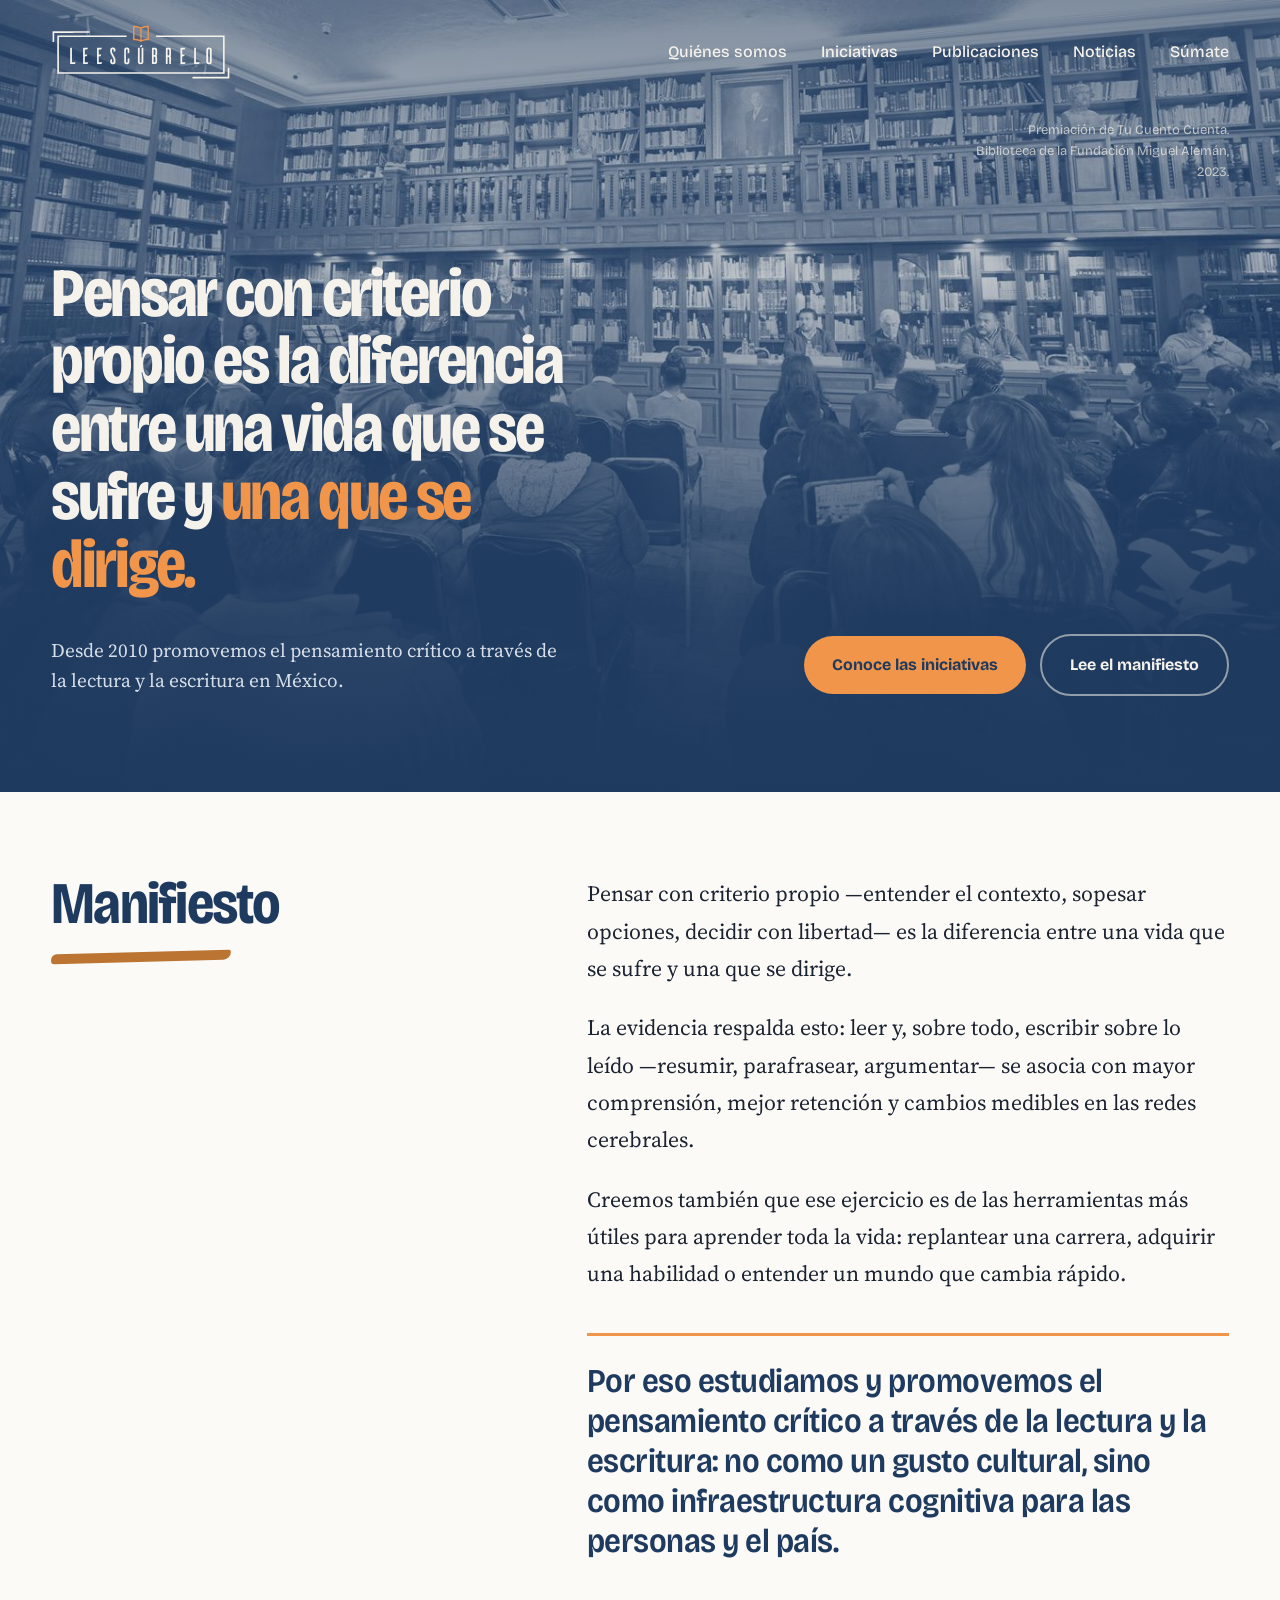
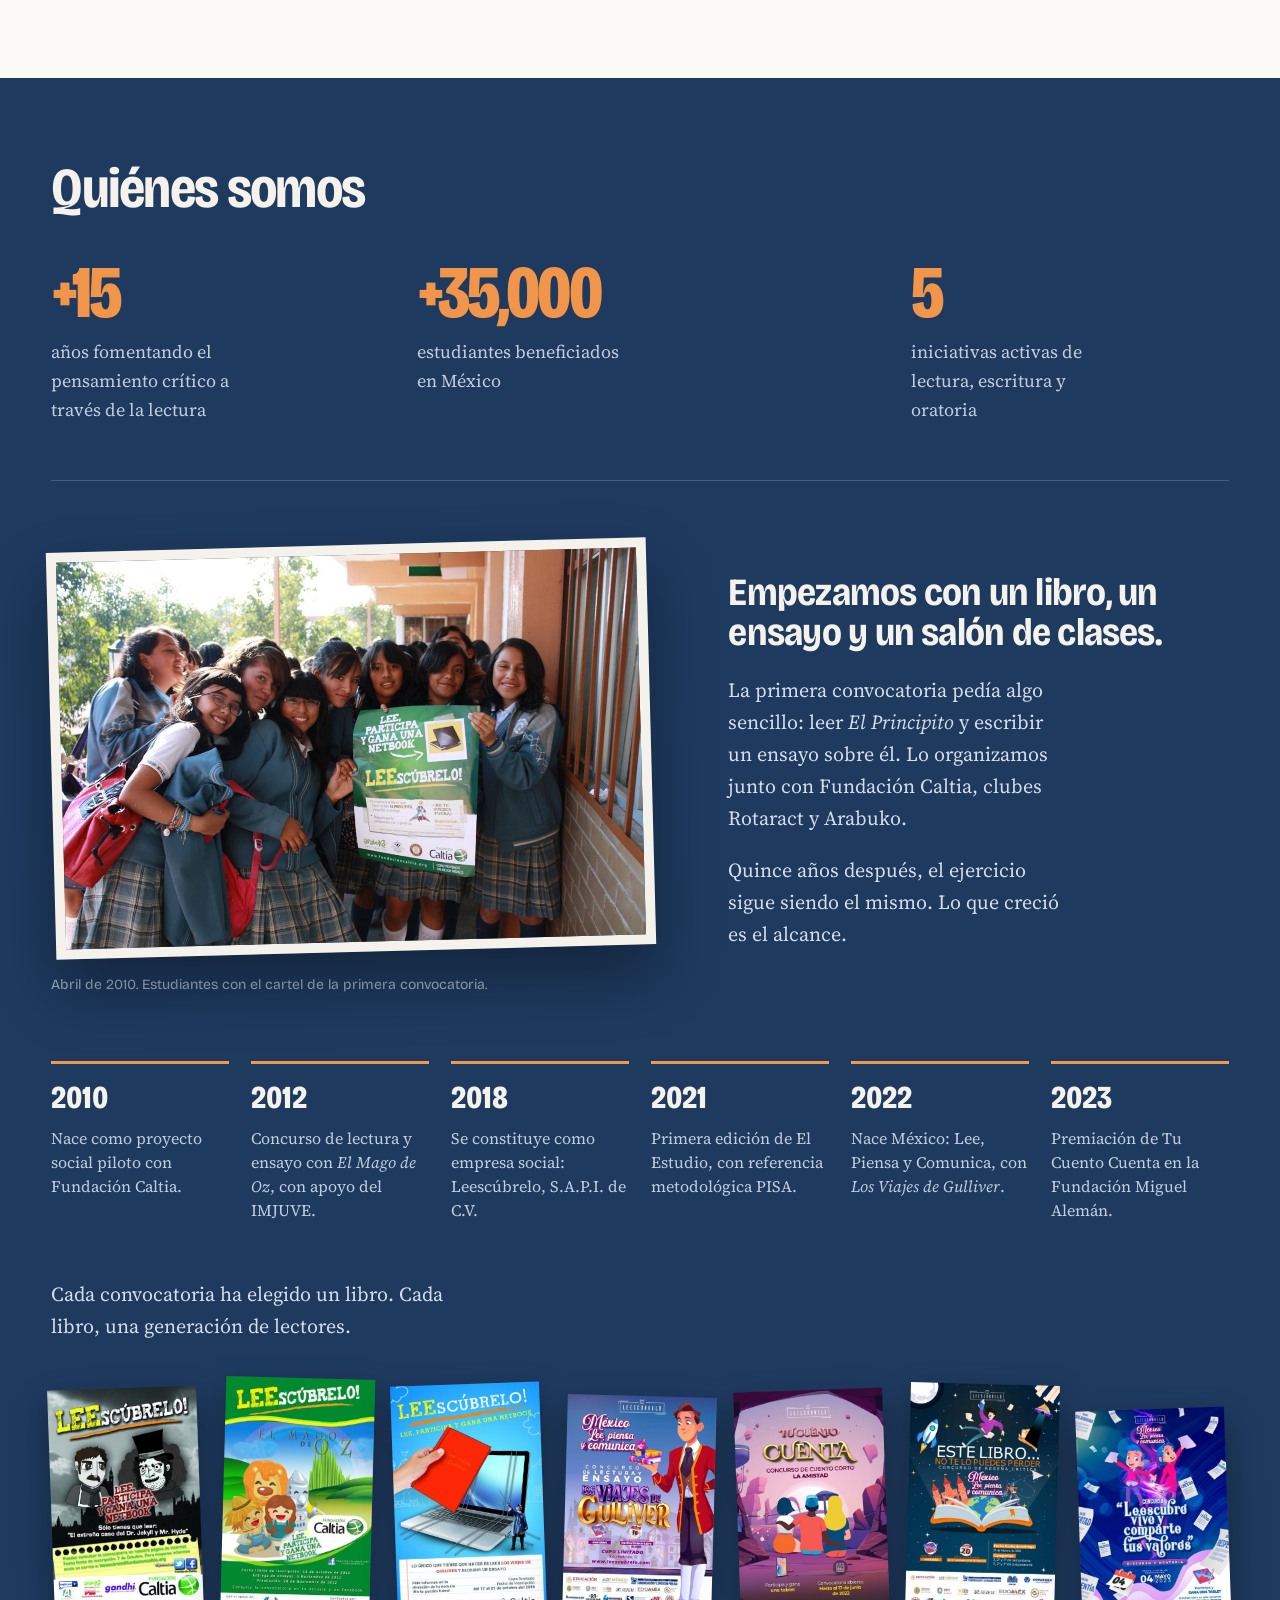
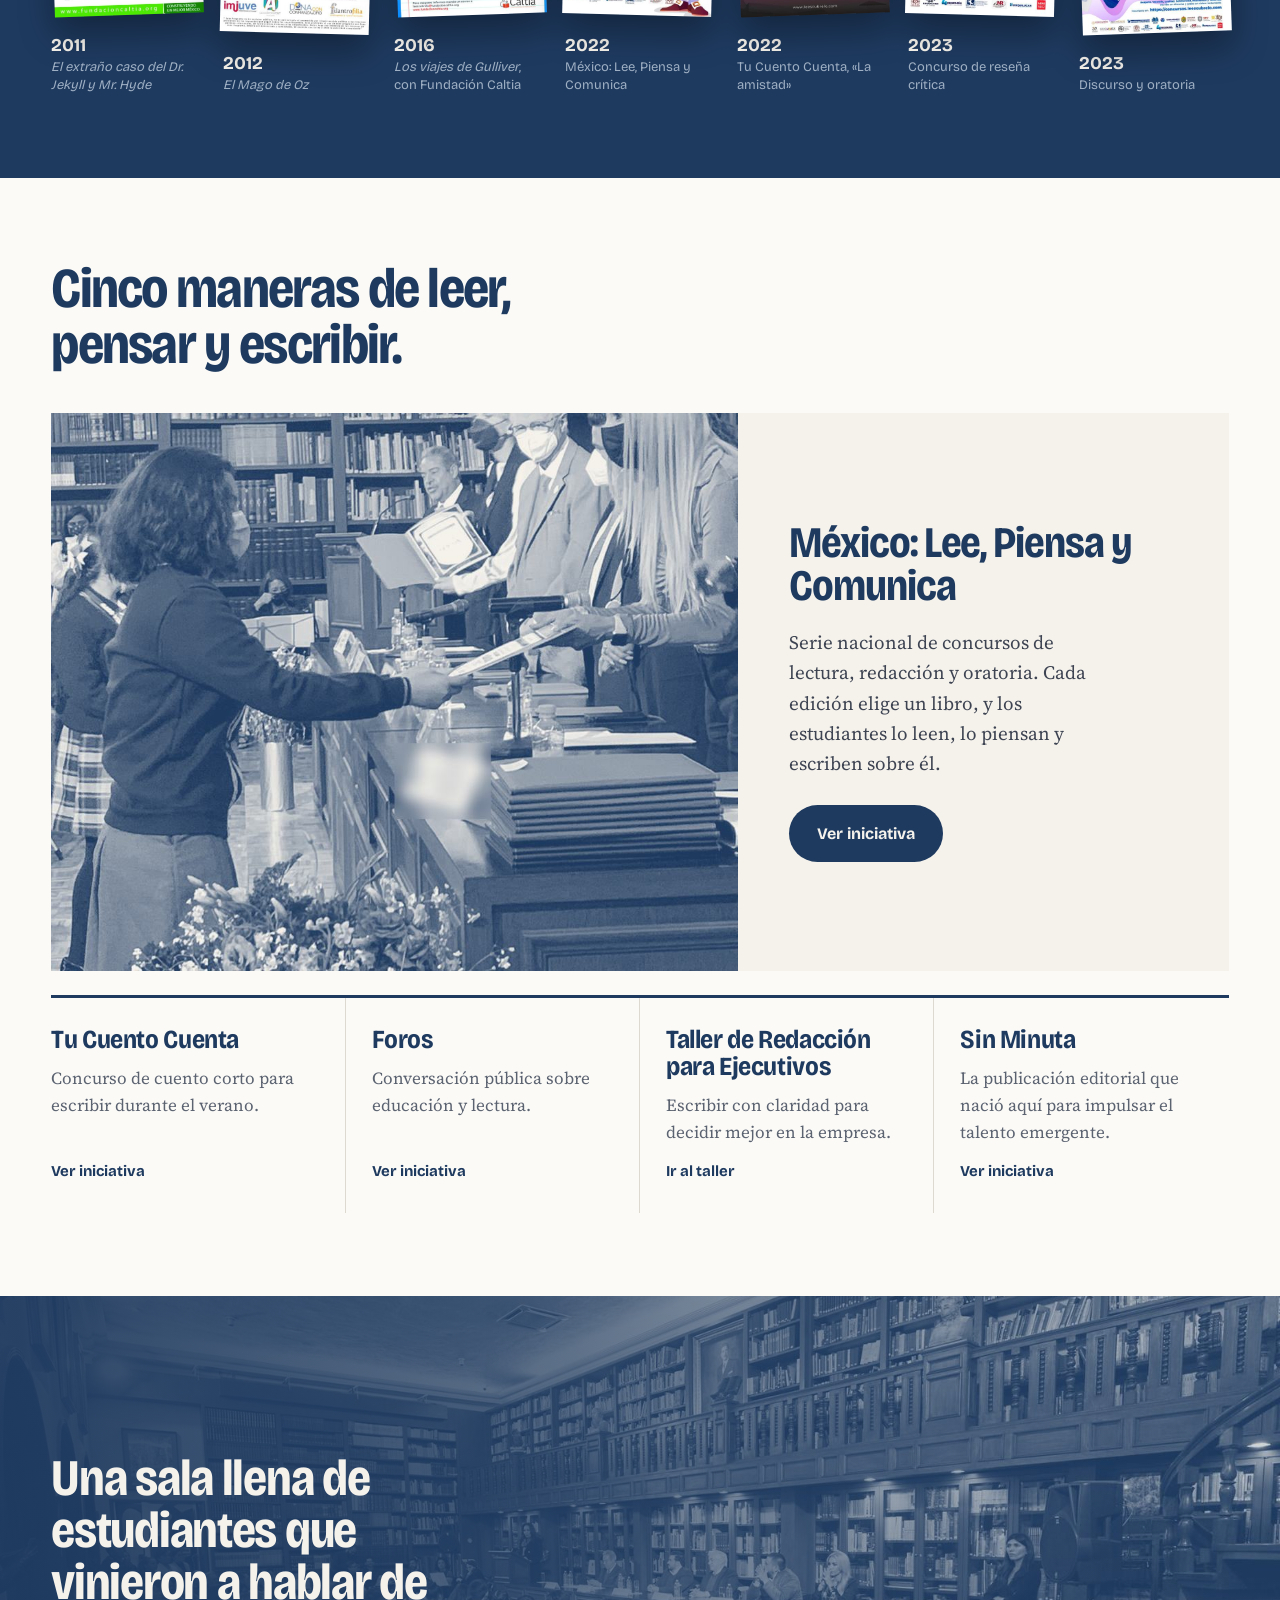
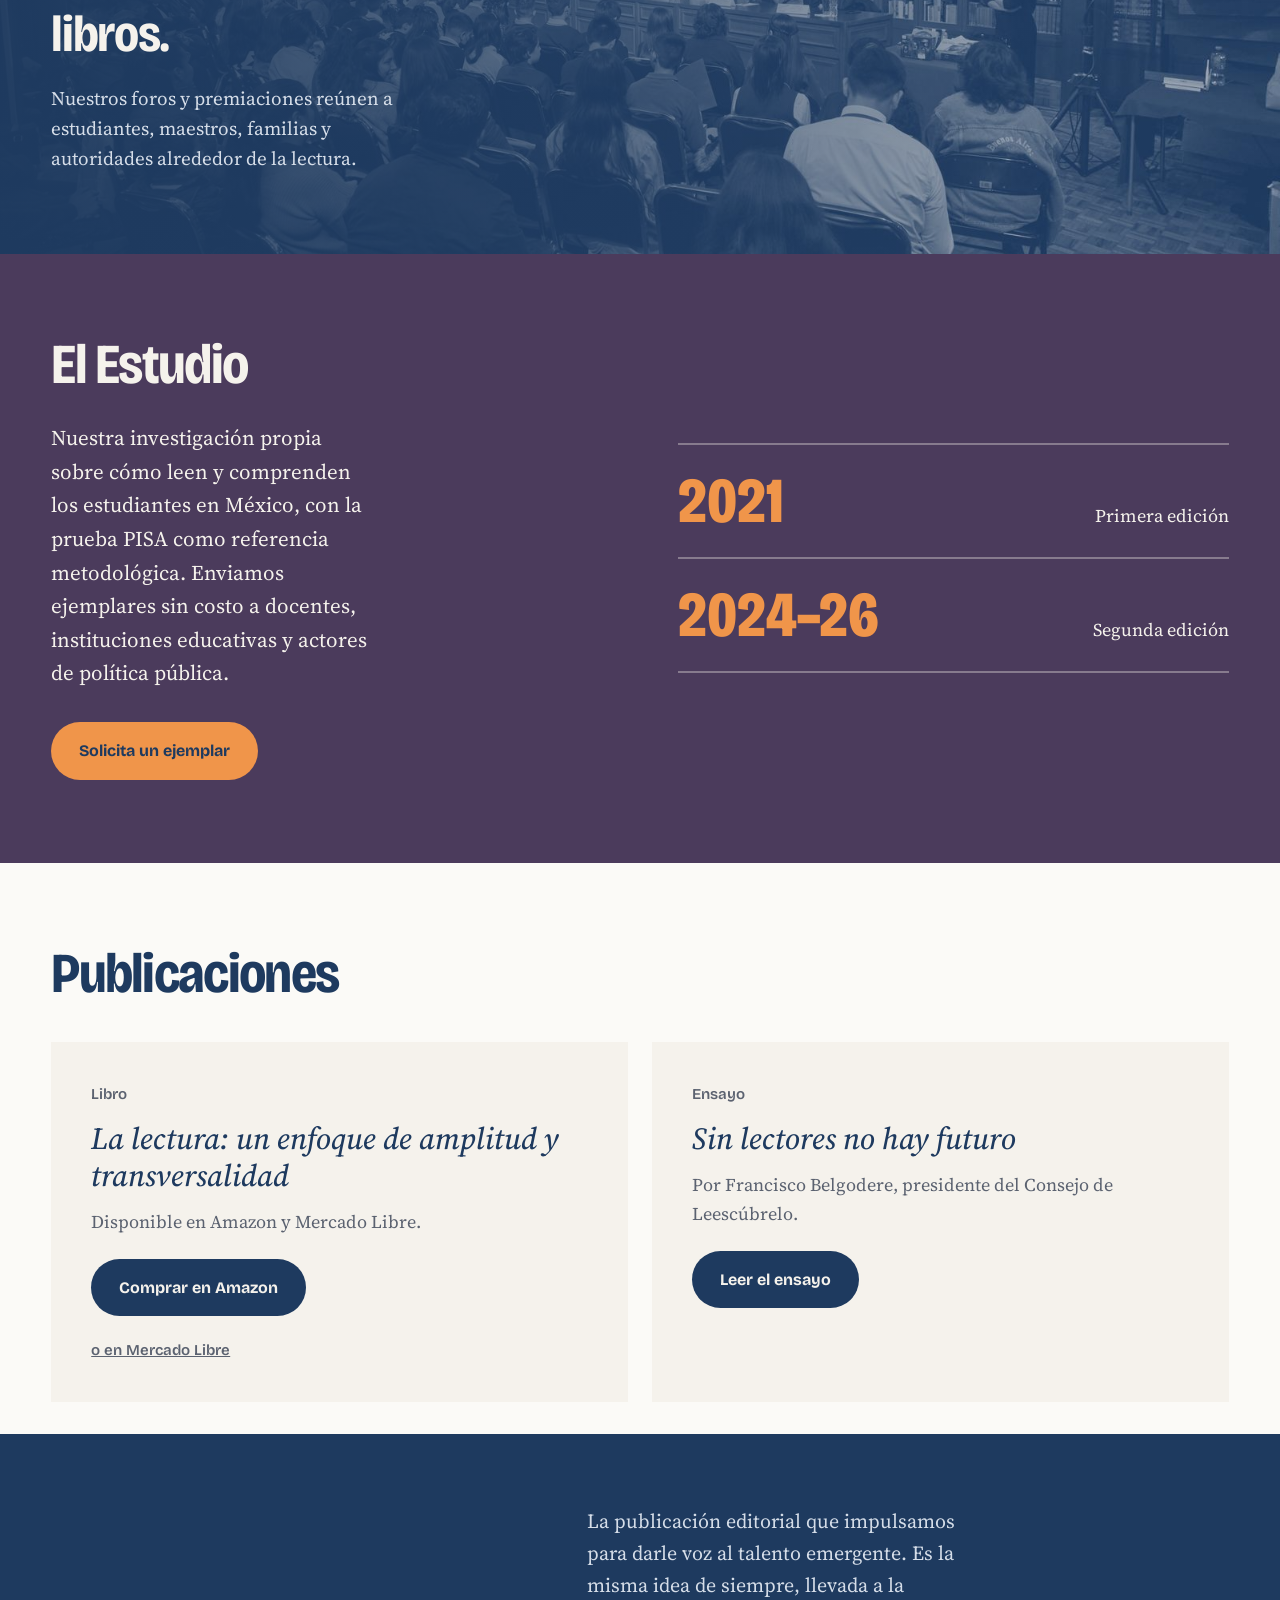
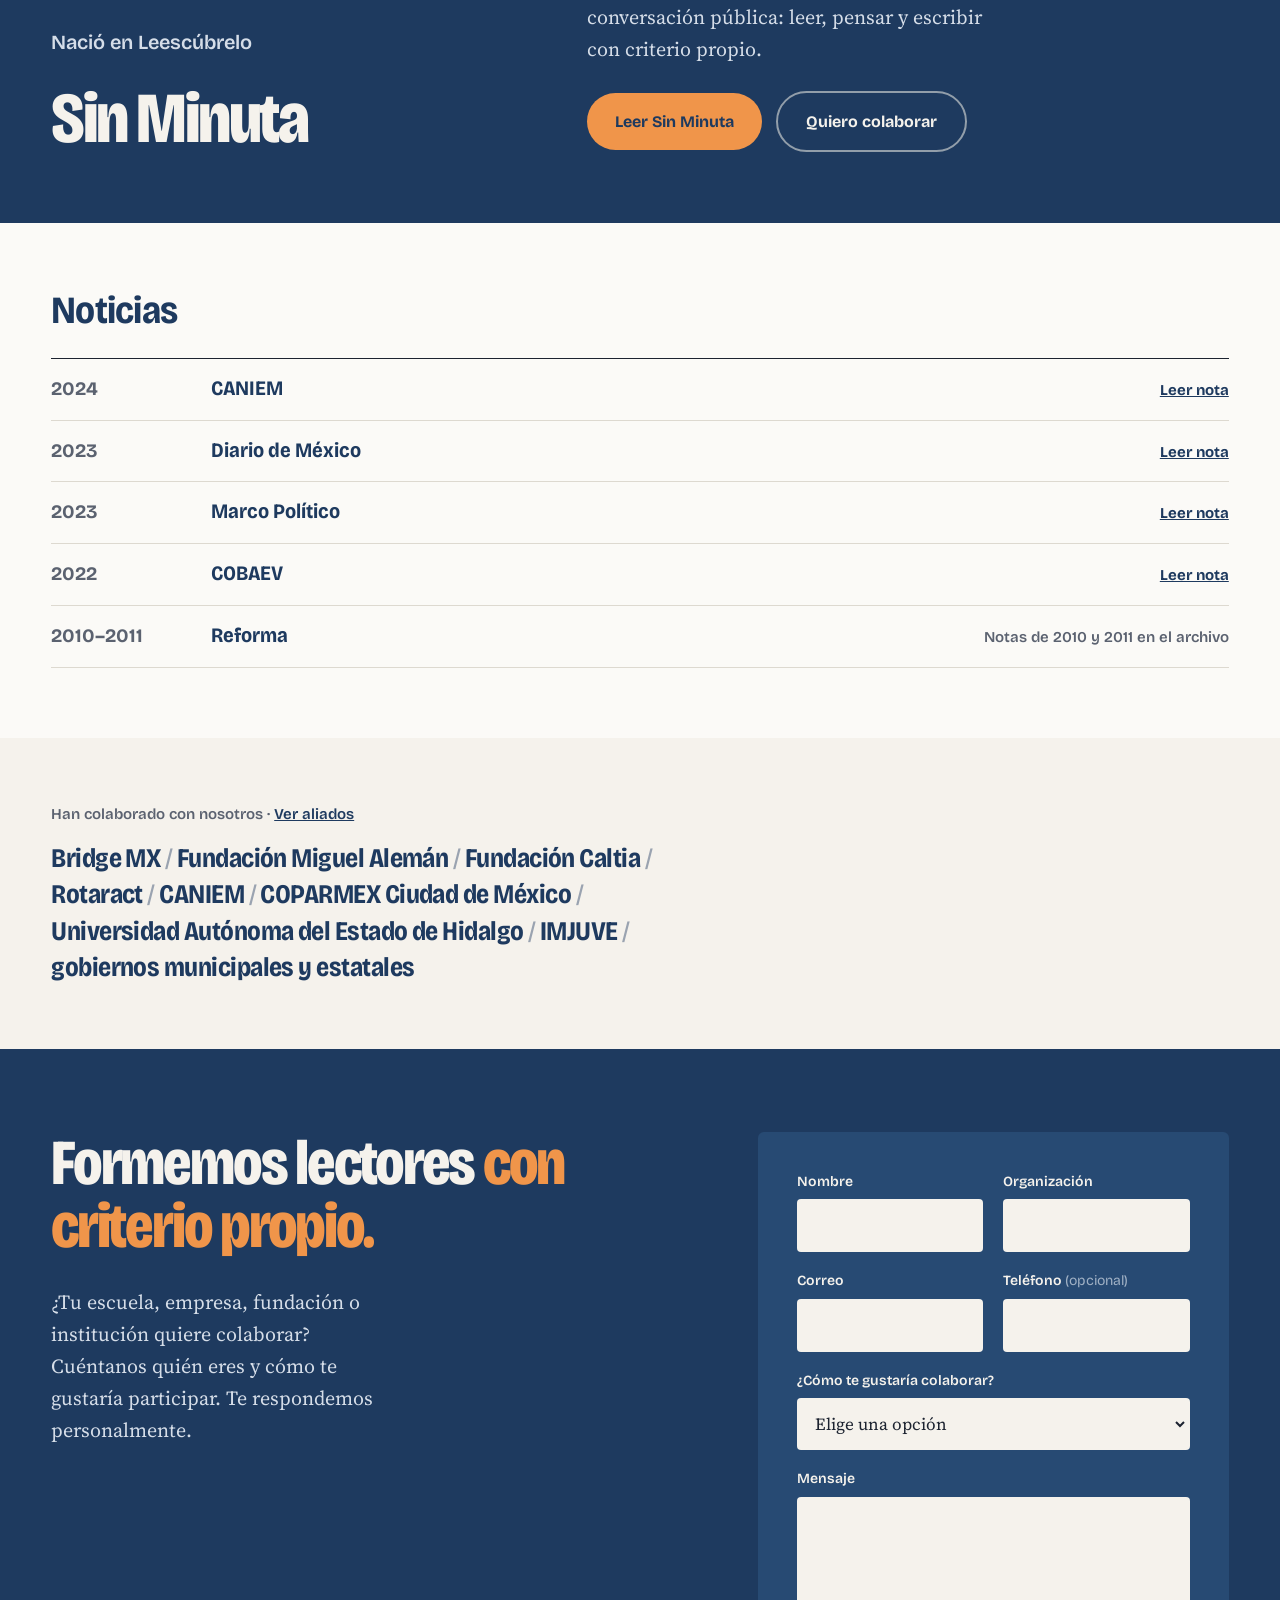
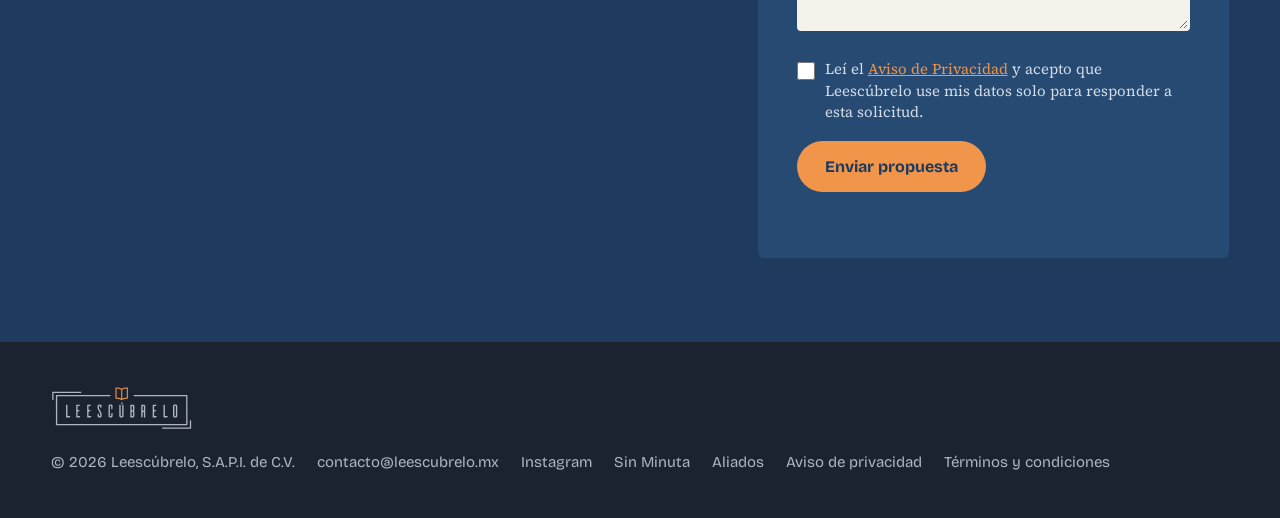
<file: index.html>
<!DOCTYPE html>
<html lang="es-MX">
<head>
<meta charset="utf-8">
<meta name="viewport" content="width=device-width, initial-scale=1">
<title>Leescúbrelo — Pensamiento crítico a través de la lectura y la escritura</title>
<meta name="description" content="Desde 2010 estudiamos y promovemos el pensamiento crítico a través de la lectura y la escritura en México: concursos, foros, El Estudio y Sin Minuta.">
<link rel="canonical" href="https://leescubrelo.mx/">
<meta name="msvalidate.01" content="1D88FD77391B07FA82476EAF00525330">
<meta property="og:type" content="website">
<meta property="og:locale" content="es_MX">
<meta property="og:site_name" content="Leescúbrelo">
<meta property="og:title" content="Leescúbrelo — Pensamiento crítico a través de la lectura y la escritura">
<meta property="og:description" content="Desde 2010 estudiamos y promovemos el pensamiento crítico a través de la lectura y la escritura en México: concursos, foros, El Estudio y Sin Minuta.">
<meta property="og:url" content="https://leescubrelo.mx/">
<meta property="og:image" content="https://leescubrelo.mx/assets/img/og-leescubrelo.jpg">
<meta name="twitter:card" content="summary_large_image">
<meta name="theme-color" content="#1E3A5F">
<link rel="icon" href="/favicon.ico" sizes="any">
<link rel="icon" type="image/png" sizes="32x32" href="/favicon-32.png">
<link rel="apple-touch-icon" href="/apple-touch-icon.png">
<link rel="preconnect" href="https://fonts.googleapis.com">
<link rel="preconnect" href="https://fonts.gstatic.com" crossorigin>
<link href="https://fonts.googleapis.com/css2?family=Bricolage+Grotesque:opsz,wdth,wght@12..96,75..100,300..800&family=Source+Serif+4:ital,opsz,wght@0,8..60,300..700;1,8..60,300..600&display=swap" rel="stylesheet">
<link rel="stylesheet" href="/assets/css/sitio.css">
<script type="application/ld+json">{"@context": "https://schema.org", "@type": "Organization", "name": "Leescúbrelo", "legalName": "Leescúbrelo, S.A.P.I. de C.V.", "url": "https://leescubrelo.mx/", "logo": "https://leescubrelo.mx/apple-touch-icon.png", "foundingDate": "2010", "email": "contacto@leescubrelo.mx", "description": "Empresa social que estudia y promueve el pensamiento crítico a través de la lectura y la escritura en México.", "sameAs": ["https://instagram.com/leescubrelo", "https://sinminuta.com"]}</script>
<script type="application/ld+json">{"@context": "https://schema.org", "@type": "WebSite", "name": "Leescúbrelo", "url": "https://leescubrelo.mx/", "inLanguage": "es-MX"}</script>
</head>
<body>
<header>
  <nav class="wrap nav" aria-label="Principal">
    <a class="logo" href="/" aria-label="Leescúbrelo, inicio"><svg class="logo-svg" viewBox="0 0 4800 1496" role="img" aria-hidden="true"><use href="/assets/img/logo.svg#logo"/></svg></a>
    <ul>
      <li><a href="/#quienes">Quiénes somos</a></li>
      <li><a href="/iniciativas">Iniciativas</a></li>
      <li><a href="/#publicaciones">Publicaciones</a></li>
      <li><a href="/#noticias">Noticias</a></li>
      <li><a href="/#sumate">Súmate</a></li>
    </ul>
  </nav>
</header>

<main id="contenido">
<section class="hero" aria-label="Presentación">
  <p class="pie-foto">Premiación de Tu Cuento Cuenta. Biblioteca de la Fundación Miguel Alemán, 2023.</p>
  <div class="wrap hero-in">
    <h1>Pensar con criterio propio es la diferencia entre una vida que se sufre y <span class="l">una que se dirige.</span></h1>
    <div class="hero-bajo">
      <p>Desde 2010 promovemos el pensamiento crítico a través de la lectura y la escritura en México.</p>
      <div class="acciones">
        <a class="btn lapiz" href="#iniciativas">Conoce las iniciativas</a>
        <a class="btn contorno" href="#manifiesto">Lee el manifiesto</a>
      </div>
    </div>
  </div>
</section>

<section class="manif" id="manifiesto">
  <div class="wrap manif-grid">
    <h2>Manifiesto<span class="gis-sub" aria-hidden="true"></span></h2>
    <div class="texto">
      <p>Pensar con criterio propio —entender el contexto, sopesar opciones, decidir con libertad— es la diferencia entre una vida que se sufre y una que se dirige.</p>
      <p>La evidencia respalda esto: leer y, sobre todo, escribir sobre lo leído —resumir, parafrasear, argumentar— se asocia con mayor comprensión, mejor retención y cambios medibles en las redes cerebrales.</p>
      <p>Creemos también que ese ejercicio es de las herramientas más útiles para aprender toda la vida: replantear una carrera, adquirir una habilidad o entender un mundo que cambia rápido.</p>
      <p class="cierre-m">Por eso estudiamos y promovemos el pensamiento crítico a través de la lectura y la escritura: no como un gusto cultural, sino como infraestructura cognitiva para las personas y el país.</p>
    </div>
  </div>
</section>

<section class="quienes" id="quienes">
  <div class="wrap">
    <h2 class="tit">Quiénes somos</h2>
    <div class="cifras">
      <div class="cifra"><b>+15</b><span>años fomentando el pensamiento crítico a través de la lectura</span></div>
      <div class="cifra"><b>+35,000</b><span>estudiantes beneficiados en México</span></div>
      <div class="cifra"><b>5</b><span>iniciativas activas de lectura, escritura y oratoria</span></div>
    </div>

    <div class="origen">
      <figure>
        <img src="/assets/img/origen-2010.jpg" width="1100" height="733" loading="lazy" alt="Estudiantes de secundaria sostienen el cartel de la primera convocatoria de Leescúbrelo: leer El Principito y escribir un ensayo">
        <figcaption>Abril de 2010. Estudiantes con el cartel de la primera convocatoria.</figcaption>
      </figure>
      <div>
        <h3>Empezamos con un libro, un ensayo y un salón de clases.</h3>
        <p>La primera convocatoria pedía algo sencillo: leer <i>El Principito</i> y escribir un ensayo sobre él. Lo organizamos junto con Fundación Caltia, clubes Rotaract y Arabuko.</p>
        <p>Quince años después, el ejercicio sigue siendo el mismo. Lo que creció es el alcance.</p>
      </div>
    </div>

    <div class="linea">
      <div class="hito"><div class="a">2010</div><p>Nace como proyecto social piloto con Fundación Caltia.</p></div>
      <div class="hito"><div class="a">2012</div><p>Concurso de lectura y ensayo con <i>El Mago de Oz</i>, con apoyo del IMJUVE.</p></div>
      <div class="hito"><div class="a">2018</div><p>Se constituye como empresa social: Leescúbrelo, S.A.P.I. de C.V.</p></div>
      <div class="hito"><div class="a">2021</div><p>Primera edición de El Estudio, con referencia metodológica PISA.</p></div>
      <div class="hito"><div class="a">2022</div><p>Nace México: Lee, Piensa y Comunica, con <i>Los Viajes de Gulliver</i>.</p></div>
      <div class="hito"><div class="a">2023</div><p>Premiación de Tu Cuento Cuenta en la Fundación Miguel Alemán.</p></div>
    </div>

    <div class="arch-hist">
      <p>Cada convocatoria ha elegido un libro. Cada libro, una generación de lectores.</p>
      <div class="archivo">
        <figure><img src="/assets/img/cartel-2011-jekyll.jpg" alt="Cartel de la convocatoria 2011: leer El extraño caso del Dr. Jekyll y Mr. Hyde" loading="lazy"><figcaption><b>2011</b><i>El extraño caso del Dr. Jekyll y Mr. Hyde</i></figcaption></figure>
        <figure><img src="/assets/img/cartel-2012-oz.jpg" alt="Cartel de la convocatoria 2012: El Mago de Oz" loading="lazy"><figcaption><b>2012</b><i>El Mago de Oz</i></figcaption></figure>
        <figure><img src="/assets/img/cartel-2016-gulliver.jpg" alt="Cartel de la convocatoria 2016 con Fundación Caltia: Los viajes de Gulliver" loading="lazy"><figcaption><b>2016</b><i>Los viajes de Gulliver</i>, con Fundación Caltia</figcaption></figure>
        <figure><img src="/assets/img/cartel-2022-mlpc.jpg" alt="Cartel 2022 de México: Lee, Piensa y Comunica, con Los Viajes de Gulliver" loading="lazy"><figcaption><b>2022</b>México: Lee, Piensa y Comunica</figcaption></figure>
        <figure><img src="/assets/img/cartel-2022-tu-cuento-cuenta.jpg" alt="Cartel 2022 de Tu Cuento Cuenta, concurso de cuento corto sobre la amistad" loading="lazy"><figcaption><b>2022</b>Tu Cuento Cuenta, «La amistad»</figcaption></figure>
        <figure><img src="/assets/img/cartel-2023-resena.jpg" alt="Cartel 2023 del concurso de reseña crítica «Este libro no te lo puedes perder»" loading="lazy"><figcaption><b>2023</b>Concurso de reseña crítica</figcaption></figure>
        <figure><img src="/assets/img/cartel-2023-oratoria.jpg" alt="Cartel 2023 del concurso de discurso y oratoria «Leescubre, vive y comparte tus valores»" loading="lazy"><figcaption><b>2023</b>Discurso y oratoria</figcaption></figure>
      </div>
    </div>
  </div>
</section>

<section class="inic" id="iniciativas">
  <div class="wrap">
    <h2 class="tit">Cinco maneras de leer, pensar y escribir.</h2>
    <article class="destacada">
      <img src="/assets/img/destacada-mlpc.jpg" width="1000" height="811" loading="lazy" alt="Una estudiante recibe su reconocimiento del presídium en una biblioteca histórica">
      <div class="txt">
        <h3>México: Lee, Piensa y Comunica</h3>
        <p>Serie nacional de concursos de lectura, redacción y oratoria. Cada edición elige un libro, y los estudiantes lo leen, lo piensan y escriben sobre él.</p>
        <a class="btn oscuro" href="/iniciativa-mexico-lee-piensa-y-comunica">Ver iniciativa</a>
      </div>
    </article>
    <div class="otras">
      <a class="otra" href="/iniciativa-tu-cuento-cuenta"><h4>Tu Cuento Cuenta</h4><p>Concurso de cuento corto para escribir durante el verano.</p><span>Ver iniciativa</span></a>
      <a class="otra" href="/iniciativa-foros"><h4>Foros</h4><p>Conversación pública sobre educación y lectura.</p><span>Ver iniciativa</span></a>
      <a class="otra" href="https://redaccionempresarial.com" rel="noopener"><h4>Taller de Redacción para Ejecutivos</h4><p>Escribir con claridad para decidir mejor en la empresa.</p><span>Ir al taller</span></a>
      <a class="otra" href="/iniciativa-sin-minuta"><h4>Sin Minuta</h4><p>La publicación editorial que nació aquí para impulsar el talento emergente.</p><span>Ver iniciativa</span></a>
    </div>
  </div>
</section>

<section class="sala" aria-label="Foros">
  <div class="wrap">
    <blockquote>Una sala llena de estudiantes que vinieron a hablar de libros.</blockquote>
    <p>Nuestros foros y premiaciones reúnen a estudiantes, maestros, familias y autoridades alrededor de la lectura.</p>
  </div>
</section>

<section class="estudio" id="estudio">
  <div class="wrap est-grid">
    <div>
      <h2 class="tit" style="margin-bottom:28px">El Estudio</h2>
      <p>Nuestra investigación propia sobre cómo leen y comprenden los estudiantes en México, con la prueba PISA como referencia metodológica. Enviamos ejemplares sin costo a docentes, instituciones educativas y actores de política pública.</p>
      <a class="btn oscuro" href="#sumate" data-tipo="Quiero un ejemplar de El Estudio">Solicita un ejemplar</a>
    </div>
    <div>
      <div class="ed"><b>2021</b><span>Primera edición</span></div>
      <div class="ed"><b>2024–26</b><span>Segunda edición</span></div>
    </div>
  </div>
</section>

<section class="pubs-sec" id="publicaciones">
  <div class="wrap">
    <h2 class="tit">Publicaciones</h2>
    <div class="pubs">
      <article class="pub"><span class="t">Libro</span><h3>La lectura: un enfoque de amplitud y transversalidad</h3><p>Disponible en Amazon y Mercado Libre.</p><a class="btn oscuro" href="https://www.amazon.com.mx/dp/B09T1QZYLG" rel="noopener">Comprar en Amazon</a><a class="enlace-sec" href="https://www.mercadolibre.com.mx/la-lectura-enfoque-educativo-y-transversalidad/up/MLMU573055244" rel="noopener">o en Mercado Libre</a></article>
      <article class="pub"><span class="t">Ensayo</span><h3>Sin lectores no hay futuro</h3><p>Por Francisco Belgodere, presidente del Consejo de Leescúbrelo.</p><a class="btn oscuro" href="/articulo-sin-lectores-no-hay-futuro">Leer el ensayo</a></article>
    </div>
  </div>
</section>

<section class="sm" aria-label="Sin Minuta">
  <div class="wrap sm-grid">
    <div>
      <p class="sm-k">Nació en Leescúbrelo</p>
      <h2>Sin Minuta</h2>
    </div>
    <div>
      <p>La publicación editorial que impulsamos para darle voz al talento emergente. Es la misma idea de siempre, llevada a la conversación pública: leer, pensar y escribir con criterio propio.</p>
      <div class="acciones sm-acc"><a class="btn lapiz" href="https://sinminuta.com">Leer Sin Minuta</a><a class="btn contorno" href="#sumate" data-tipo="Quiero colaborar en Sin Minuta">Quiero colaborar</a></div>
    </div>
  </div>
</section>

<section class="noticias" id="noticias">
  <div class="wrap">
    <h2>Noticias</h2>
    <ul class="prensa">
      <li><span class="y">2024</span><b>CANIEM</b><a href="https://caniem.org/reconocen-talento-juvenil-en-ceremonia-cultural-de-la-fundacion-miguel-aleman/" rel="noopener">Leer nota</a></li>
      <li><span class="y">2023</span><b>Diario de México</b><a href="https://www.diariodemexico.com/metropolitano/reconocen-ganadores-de-cuento-y-ensayo" rel="noopener">Leer nota</a></li>
      <li><span class="y">2023</span><b>Marco Político</b><a href="https://www.marcopolitico.com.mx/reconocen-a-estudiantes-de-naucalpan-por-ser-finalistas-en-concursos-de-cuento-y-ensayo/" rel="noopener">Leer nota</a></li>
      <li><span class="y">2022</span><b>COBAEV</b><a href="http://www.cobaev.edu.mx/articulo.php?id=167087605711" rel="noopener">Leer nota</a></li>
      <li><span class="y">2010–2011</span><b>Reforma</b><span class="arch">Notas de 2010 y 2011 en el archivo</span></li>
    </ul>
  </div>
</section>

<section class="aliados" aria-label="Aliados">
  <div class="wrap">
    <p class="lead">Han colaborado con nosotros · <a href="/aliados">Ver aliados</a></p>
    <p class="nombres">Bridge MX <i>/</i> Fundación Miguel Alemán <i>/</i> Fundación Caltia <i>/</i> Rotaract <i>/</i> CANIEM <i>/</i> COPARMEX Ciudad de México <i>/</i> Universidad Autónoma del Estado de Hidalgo <i>/</i> IMJUVE <i>/</i> gobiernos municipales y estatales</p>
  </div>
</section>

<section class="cierre" id="sumate">
  <div class="wrap cierre-grid">
    <div>
      <h2>Formemos lectores <span class="l">con criterio propio.</span></h2>
      <p class="cierre-sub">¿Tu escuela, empresa, fundación o institución quiere colaborar? Cuéntanos quién eres y cómo te gustaría participar. Te respondemos personalmente.</p>
    </div>
    <form class="form-aliado" action="/api/aliados" method="post" novalidate>
      <div class="campo"><label for="f-nombre">Nombre</label><input id="f-nombre" name="nombre" autocomplete="name" required></div>
      <div class="campo"><label for="f-org">Organización</label><input id="f-org" name="organizacion" autocomplete="organization"></div>
      <div class="campo"><label for="f-correo">Correo</label><input id="f-correo" name="correo" type="email" autocomplete="email" required></div>
      <div class="campo"><label for="f-tel">Teléfono <span>(opcional)</span></label><input id="f-tel" name="telefono" type="tel" autocomplete="tel"></div>
      <div class="campo ancho"><label for="f-tipo">¿Cómo te gustaría colaborar?</label>
        <select id="f-tipo" name="tipo" required>
          <option value="">Elige una opción</option>
          <option>Mi escuela quiere participar en una convocatoria</option>
          <option>Mi empresa quiere patrocinar o ser aliada</option>
          <option>Fundación u organización civil</option>
          <option>Gobierno o institución pública</option>
          <option>Quiero ser voluntario, jurado o mentor</option>
          <option>Quiero colaborar en Sin Minuta</option>
          <option>Quiero un ejemplar de El Estudio</option>
          <option>Medios y prensa</option>
          <option>Otra</option>
        </select></div>
      <div class="campo ancho"><label for="f-msg">Mensaje</label><textarea id="f-msg" name="mensaje" rows="4" required></textarea></div>
      <input type="text" name="sitio_web" class="trampa" tabindex="-1" autocomplete="off" aria-hidden="true">
      <label class="consent ancho"><input type="checkbox" name="acepto" required> <span>Leí el <a href="/aviso-de-privacidad">Aviso de Privacidad</a> y acepto que Leescúbrelo use mis datos solo para responder a esta solicitud.</span></label>
      <div class="ancho"><button class="btn lapiz" type="submit">Enviar propuesta</button><p class="estado" role="status" aria-live="polite"></p></div>
    </form>
  </div>
</section>
</main>

<footer>
  <div class="wrap pie">
    <a class="logo" href="/" aria-label="Leescúbrelo, inicio"><svg class="logo-svg" viewBox="0 0 4800 1496" role="img" aria-hidden="true"><use href="/assets/img/logo.svg#logo"/></svg></a>
    <span>© 2026 Leescúbrelo, S.A.P.I. de C.V.<a href="mailto:contacto@leescubrelo.mx">contacto@leescubrelo.mx</a><a href="https://instagram.com/leescubrelo">Instagram</a><a href="https://sinminuta.com">Sin Minuta</a><a href="/aliados">Aliados</a><a href="/aviso-de-privacidad">Aviso de privacidad</a><a href="/terminos-y-condiciones">Términos y condiciones</a></span>
  </div>
</footer>
<script>
(function(){
  var f=document.querySelector('.form-aliado'); if(!f) return;
  try{var q=new URLSearchParams(location.search).get('tipo'); var mapa={'sin-minuta':'Quiero colaborar en Sin Minuta','el-estudio':'Quiero un ejemplar de El Estudio'}; if(q&&mapa[q]){f.querySelector('select[name=tipo]').value=mapa[q];}}catch(e){}
  document.querySelectorAll('a[data-tipo]').forEach(function(a){a.addEventListener('click',function(){var sel=f.querySelector('select[name=tipo]'); sel.value=a.getAttribute('data-tipo'); setTimeout(function(){f.querySelector('#f-nombre').focus({preventScroll:true});},600);});});
  var est=f.querySelector('.estado');
  f.addEventListener('submit',function(e){
    e.preventDefault();
    if(!f.checkValidity()){ est.textContent='Revisa los campos obligatorios y acepta el Aviso de Privacidad.'; f.reportValidity(); return; }
    var datos=Object.fromEntries(new FormData(f));
    if(datos.sitio_web){ return; }
    var btn=f.querySelector('button'); btn.disabled=true; est.textContent='Enviando…';
    fetch(f.action,{method:'POST',headers:{'Content-Type':'application/json'},body:JSON.stringify(datos)})
      .then(function(r){ if(!r.ok) throw 0; f.reset(); est.textContent='Gracias. Recibimos tu propuesta y te escribiremos pronto.'; })
      .catch(function(){ est.textContent='No pudimos enviarlo. Inténtalo de nuevo en unos minutos.'; })
      .finally(function(){ btn.disabled=false; });
  });
})();
</script>
</body>
</html>
</file>
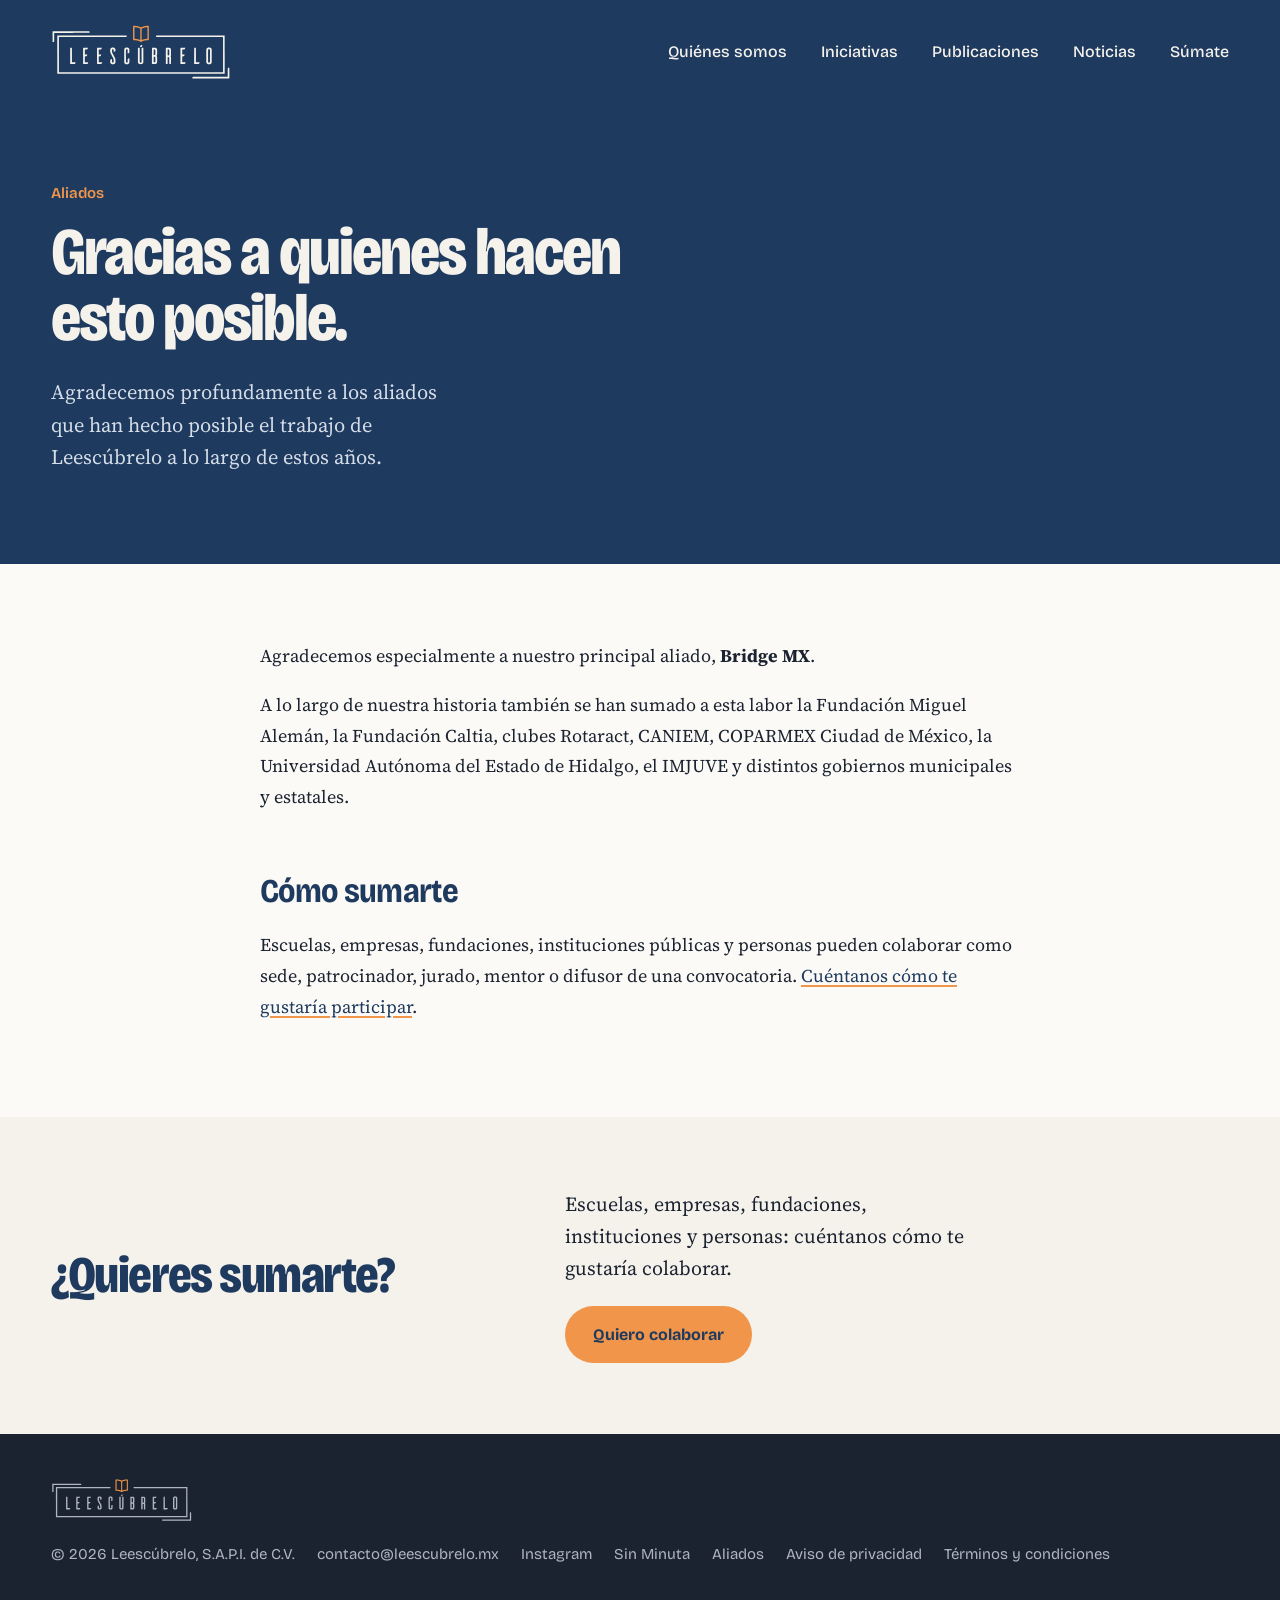
<file: aliados.html>
<!DOCTYPE html>
<html lang="es-MX">
<head>
<meta charset="utf-8">
<meta name="viewport" content="width=device-width, initial-scale=1">
<title>Aliados — Leescúbrelo</title>
<meta name="description" content="Gracias a quienes hacen posible Leescúbrelo: Bridge MX, Fundación Miguel Alemán, Fundación Caltia, Rotaract y gobiernos municipales y estatales.">
<link rel="canonical" href="https://leescubrelo.mx/aliados">
<meta name="msvalidate.01" content="1D88FD77391B07FA82476EAF00525330">
<meta property="og:type" content="website">
<meta property="og:locale" content="es_MX">
<meta property="og:site_name" content="Leescúbrelo">
<meta property="og:title" content="Aliados — Leescúbrelo">
<meta property="og:description" content="Gracias a quienes hacen posible Leescúbrelo: Bridge MX, Fundación Miguel Alemán, Fundación Caltia, Rotaract y gobiernos municipales y estatales.">
<meta property="og:url" content="https://leescubrelo.mx/aliados">
<meta property="og:image" content="https://leescubrelo.mx/assets/img/og-leescubrelo.jpg">
<meta name="twitter:card" content="summary_large_image">
<meta name="theme-color" content="#1E3A5F">
<link rel="icon" href="/favicon.ico" sizes="any">
<link rel="icon" type="image/png" sizes="32x32" href="/favicon-32.png">
<link rel="apple-touch-icon" href="/apple-touch-icon.png">
<link rel="preconnect" href="https://fonts.googleapis.com">
<link rel="preconnect" href="https://fonts.gstatic.com" crossorigin>
<link href="https://fonts.googleapis.com/css2?family=Bricolage+Grotesque:opsz,wdth,wght@12..96,75..100,300..800&family=Source+Serif+4:ital,opsz,wght@0,8..60,300..700;1,8..60,300..600&display=swap" rel="stylesheet">
<link rel="stylesheet" href="/assets/css/sitio.css">
<script type="application/ld+json">{"@context": "https://schema.org", "@type": "Organization", "name": "Leescúbrelo", "legalName": "Leescúbrelo, S.A.P.I. de C.V.", "url": "https://leescubrelo.mx/", "logo": "https://leescubrelo.mx/apple-touch-icon.png", "foundingDate": "2010", "email": "contacto@leescubrelo.mx", "description": "Empresa social que estudia y promueve el pensamiento crítico a través de la lectura y la escritura en México.", "sameAs": ["https://instagram.com/leescubrelo", "https://sinminuta.com"]}</script>
<script type="application/ld+json">{"@context": "https://schema.org", "@type": "BreadcrumbList", "itemListElement": [{"@type": "ListItem", "position": 1, "name": "Inicio", "item": "https://leescubrelo.mx/"}, {"@type": "ListItem", "position": 2, "name": "Aliados", "item": "https://leescubrelo.mx/aliados"}]}</script>
</head>
<body>
<header class="solido">
  <nav class="wrap nav" aria-label="Principal">
    <a class="logo" href="/" aria-label="Leescúbrelo, inicio"><svg class="logo-svg" viewBox="0 0 4800 1496" role="img" aria-hidden="true"><use href="/assets/img/logo.svg#logo"/></svg></a>
    <ul>
      <li><a href="/#quienes">Quiénes somos</a></li>
      <li><a href="/iniciativas">Iniciativas</a></li>
      <li><a href="/#publicaciones">Publicaciones</a></li>
      <li><a href="/#noticias">Noticias</a></li>
      <li><a href="/#sumate">Súmate</a></li>
    </ul>
  </nav>
</header>
<main id="contenido">
<section class="p-hero">
  <div class="wrap p-hero-grid">
    <div>
      <p class="p-eyebrow">Aliados</p>
      <h1>Gracias a quienes hacen esto posible.</h1>
      <p class="p-lede">Agradecemos profundamente a los aliados que han hecho posible el trabajo de Leescúbrelo a lo largo de estos años.</p>
    </div>
    
  </div>
</section>
<section class="p-cuerpo"><div class="wrap prosa-grid"><div class="prosa">
<p>Agradecemos especialmente a nuestro principal aliado, <b>Bridge MX</b>.</p>
<p>A lo largo de nuestra historia también se han sumado a esta labor la Fundación Miguel Alemán, la Fundación Caltia, clubes Rotaract, CANIEM, COPARMEX Ciudad de México, la Universidad Autónoma del Estado de Hidalgo, el IMJUVE y distintos gobiernos municipales y estatales.</p>
<h2>Cómo sumarte</h2>
<p>Escuelas, empresas, fundaciones, instituciones públicas y personas pueden colaborar como sede, patrocinador, jurado, mentor o difusor de una convocatoria. <a href="/#sumate">Cuéntanos cómo te gustaría participar</a>.</p>
</div></div></section>
<section class="cta-banda">
  <div class="wrap cta-grid">
    <h2>¿Quieres sumarte?</h2>
    <div><p>Escuelas, empresas, fundaciones, instituciones y personas: cuéntanos cómo te gustaría colaborar.</p>
    <a class="btn lapiz" href="/#sumate">Quiero colaborar</a></div>
  </div>
</section>
</main>
<footer>
  <div class="wrap pie">
    <a class="logo" href="/" aria-label="Leescúbrelo, inicio"><svg class="logo-svg" viewBox="0 0 4800 1496" role="img" aria-hidden="true"><use href="/assets/img/logo.svg#logo"/></svg></a>
    <span>© 2026 Leescúbrelo, S.A.P.I. de C.V.<a href="mailto:contacto@leescubrelo.mx">contacto@leescubrelo.mx</a><a href="https://instagram.com/leescubrelo">Instagram</a><a href="https://sinminuta.com">Sin Minuta</a><a href="/aliados">Aliados</a><a href="/aviso-de-privacidad">Aviso de privacidad</a><a href="/terminos-y-condiciones">Términos y condiciones</a></span>
  </div>
</footer>
</body>
</html>
</file>
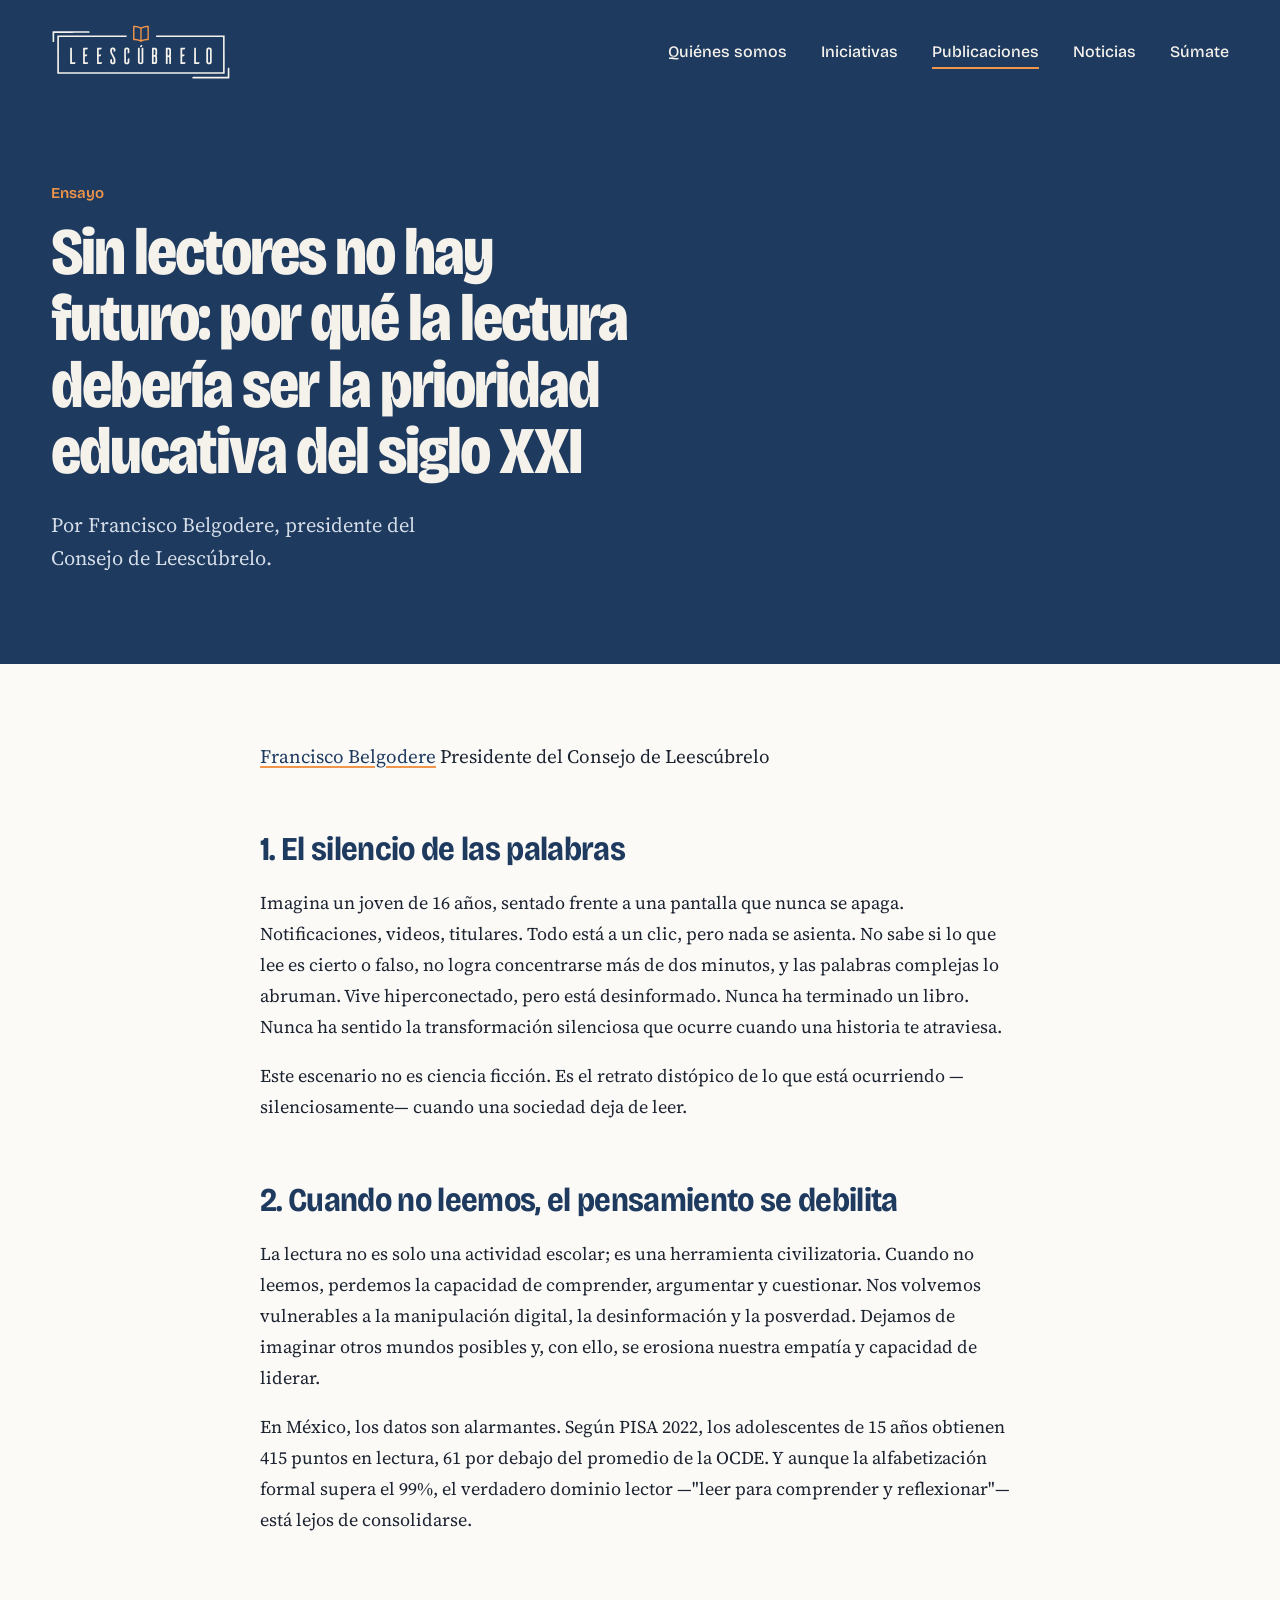
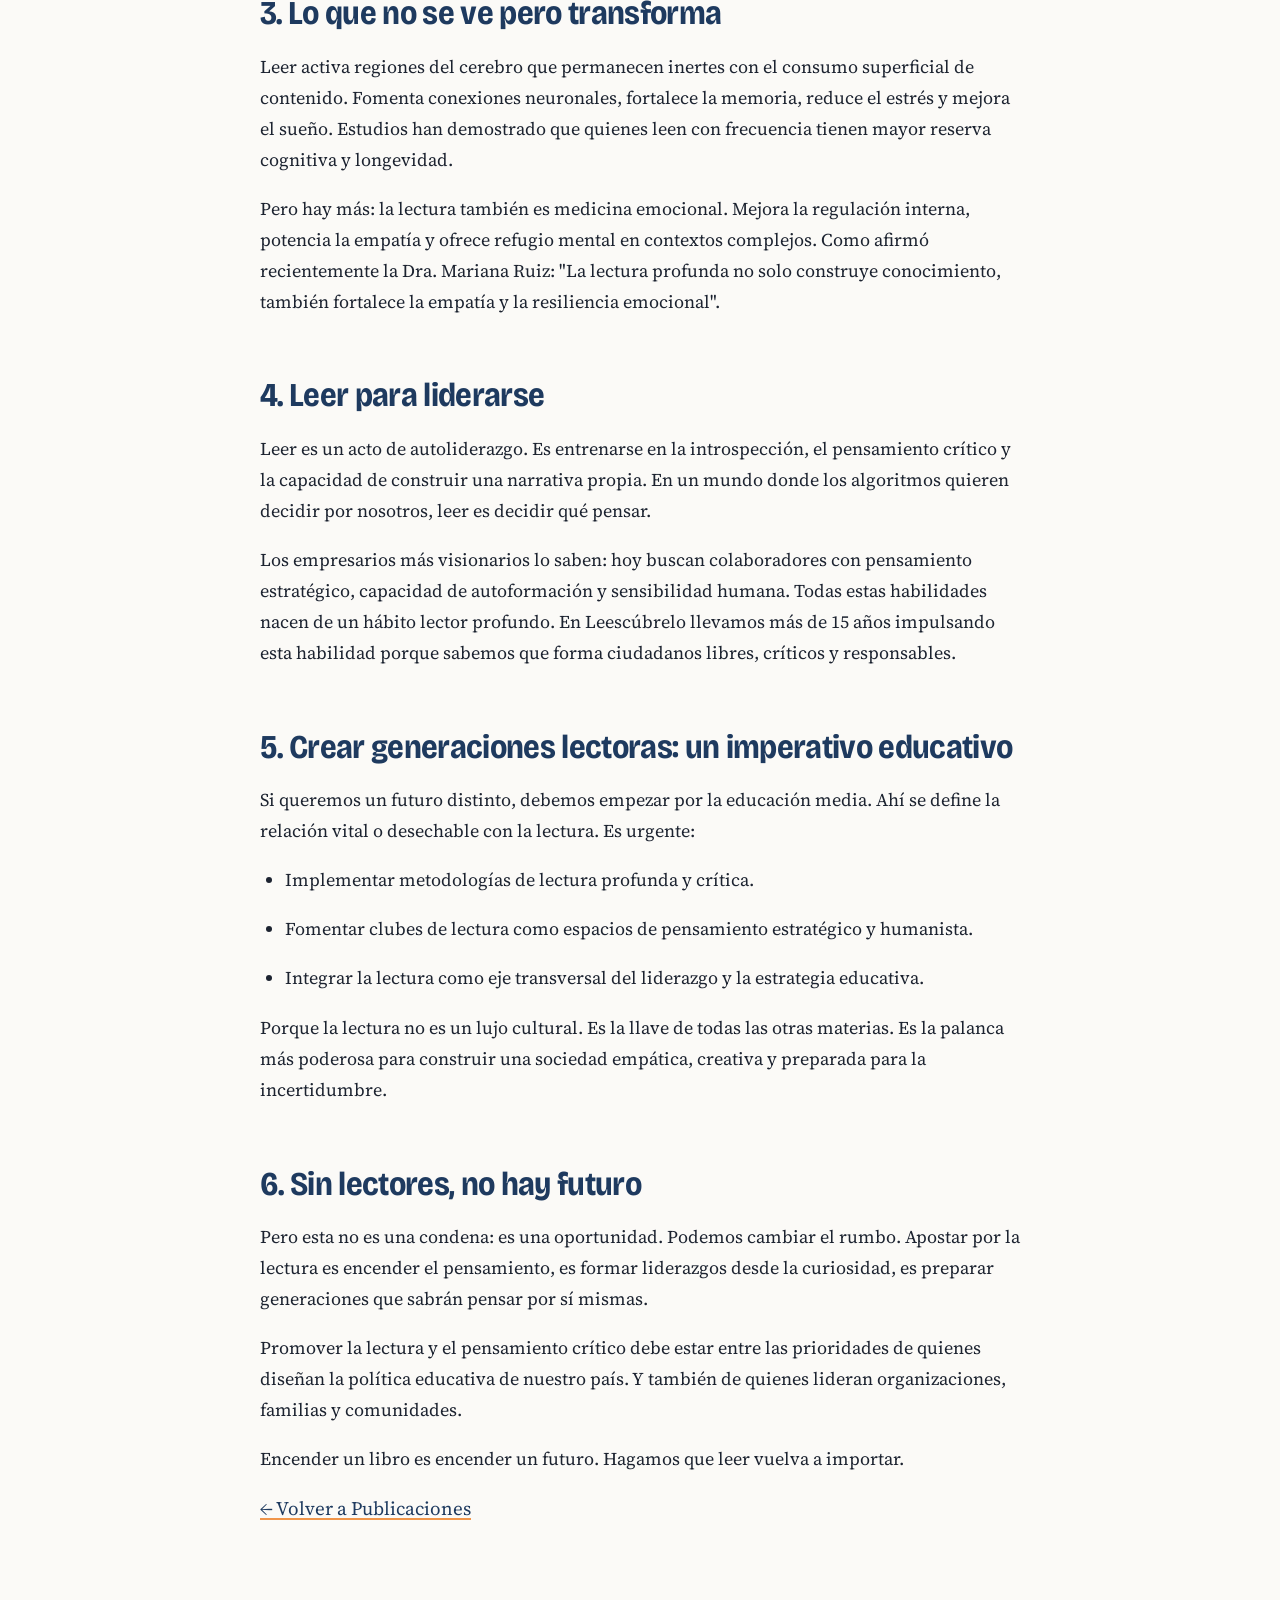
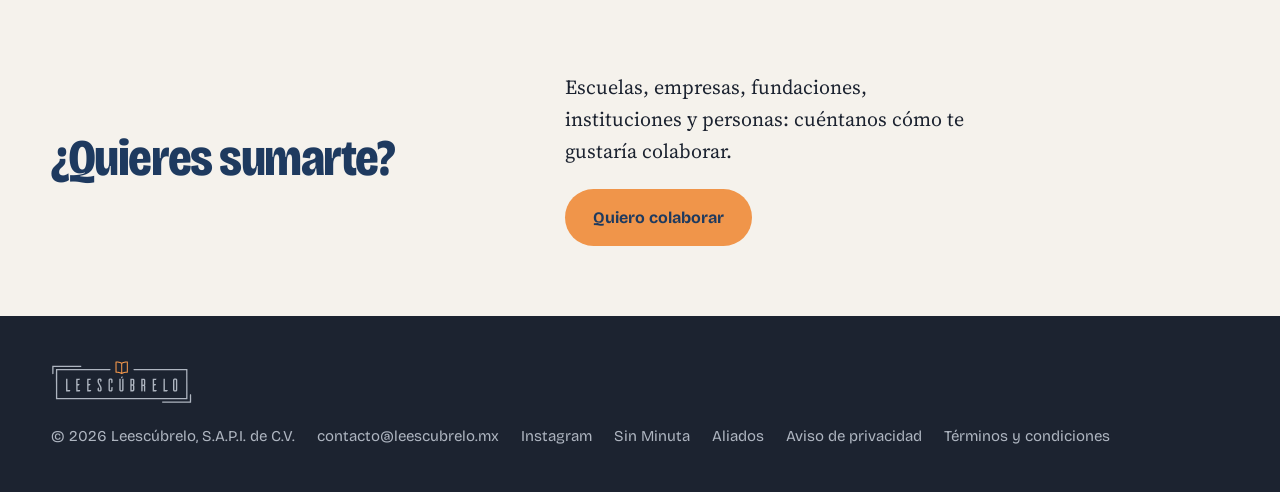
<file: articulo-sin-lectores-no-hay-futuro.html>
<!DOCTYPE html>
<html lang="es-MX">
<head>
<meta charset="utf-8">
<meta name="viewport" content="width=device-width, initial-scale=1">
<title>Sin lectores no hay futuro — Leescúbrelo</title>
<meta name="description" content="Por qué la lectura debería ser la prioridad educativa del siglo XXI. Ensayo de Francisco Belgodere, presidente del Consejo de Leescúbrelo.">
<link rel="canonical" href="https://leescubrelo.mx/articulo-sin-lectores-no-hay-futuro">
<meta name="msvalidate.01" content="1D88FD77391B07FA82476EAF00525330">
<meta property="og:type" content="website">
<meta property="og:locale" content="es_MX">
<meta property="og:site_name" content="Leescúbrelo">
<meta property="og:title" content="Sin lectores no hay futuro — Leescúbrelo">
<meta property="og:description" content="Por qué la lectura debería ser la prioridad educativa del siglo XXI. Ensayo de Francisco Belgodere, presidente del Consejo de Leescúbrelo.">
<meta property="og:url" content="https://leescubrelo.mx/articulo-sin-lectores-no-hay-futuro">
<meta property="og:image" content="https://leescubrelo.mx/assets/img/og-leescubrelo.jpg">
<meta name="twitter:card" content="summary_large_image">
<meta name="theme-color" content="#1E3A5F">
<link rel="icon" href="/favicon.ico" sizes="any">
<link rel="icon" type="image/png" sizes="32x32" href="/favicon-32.png">
<link rel="apple-touch-icon" href="/apple-touch-icon.png">
<link rel="preconnect" href="https://fonts.googleapis.com">
<link rel="preconnect" href="https://fonts.gstatic.com" crossorigin>
<link href="https://fonts.googleapis.com/css2?family=Bricolage+Grotesque:opsz,wdth,wght@12..96,75..100,300..800&family=Source+Serif+4:ital,opsz,wght@0,8..60,300..700;1,8..60,300..600&display=swap" rel="stylesheet">
<link rel="stylesheet" href="/assets/css/sitio.css">
<script type="application/ld+json">{"@context": "https://schema.org", "@type": "Organization", "name": "Leescúbrelo", "legalName": "Leescúbrelo, S.A.P.I. de C.V.", "url": "https://leescubrelo.mx/", "logo": "https://leescubrelo.mx/apple-touch-icon.png", "foundingDate": "2010", "email": "contacto@leescubrelo.mx", "description": "Empresa social que estudia y promueve el pensamiento crítico a través de la lectura y la escritura en México.", "sameAs": ["https://instagram.com/leescubrelo", "https://sinminuta.com"]}</script>
<script type="application/ld+json">{"@context": "https://schema.org", "@type": "Article", "headline": "Sin lectores no hay futuro: por qué la lectura debería ser la prioridad educativa del siglo XXI", "inLanguage": "es-MX", "author": {"@type": "Person", "name": "Francisco Belgodere", "url": "https://belgodere.com"}, "publisher": {"@type": "Organization", "name": "Leescúbrelo"}, "datePublished": "2026-08-09", "mainEntityOfPage": "https://leescubrelo.mx/articulo-sin-lectores-no-hay-futuro"}</script>
</head>
<body>
<header class="solido">
  <nav class="wrap nav" aria-label="Principal">
    <a class="logo" href="/" aria-label="Leescúbrelo, inicio"><svg class="logo-svg" viewBox="0 0 4800 1496" role="img" aria-hidden="true"><use href="/assets/img/logo.svg#logo"/></svg></a>
    <ul>
      <li><a href="/#quienes">Quiénes somos</a></li>
      <li><a href="/iniciativas">Iniciativas</a></li>
      <li><a href="/#publicaciones" aria-current="page">Publicaciones</a></li>
      <li><a href="/#noticias">Noticias</a></li>
      <li><a href="/#sumate">Súmate</a></li>
    </ul>
  </nav>
</header>
<main id="contenido">
<section class="p-hero">
  <div class="wrap p-hero-grid">
    <div>
      <p class="p-eyebrow">Ensayo</p>
      <h1>Sin lectores no hay futuro: por qué la lectura debería ser la prioridad educativa del siglo XXI</h1>
      <p class="p-lede">Por Francisco Belgodere, presidente del Consejo de Leescúbrelo.</p>
    </div>
    
  </div>
</section>
<section class="p-cuerpo"><div class="wrap prosa-grid"><article class="prosa">
    <div>
      <a href="https://belgodere.com" rel="author">Francisco Belgodere</a>
      <span>Presidente del Consejo de Leescúbrelo</span>
    </div>
    <h2>1. El silencio de las palabras</h2>
    <p>Imagina un joven de 16 años, sentado frente a una pantalla que nunca se apaga. Notificaciones, videos, titulares. Todo está a un clic, pero nada se asienta. No sabe si lo que lee es cierto o falso, no logra concentrarse más de dos minutos, y las palabras complejas lo abruman. Vive hiperconectado, pero está desinformado. Nunca ha terminado un libro. Nunca ha sentido la transformación silenciosa que ocurre cuando una historia te atraviesa.</p>
    <p>Este escenario no es ciencia ficción. Es el retrato distópico de lo que está ocurriendo —silenciosamente— cuando una sociedad deja de leer.</p>
    <h2>2. Cuando no leemos, el pensamiento se debilita</h2>
    <p>La lectura no es solo una actividad escolar; es una herramienta civilizatoria. Cuando no leemos, perdemos la capacidad de comprender, argumentar y cuestionar. Nos volvemos vulnerables a la manipulación digital, la desinformación y la posverdad. Dejamos de imaginar otros mundos posibles y, con ello, se erosiona nuestra empatía y capacidad de liderar.</p>
    <p>En México, los datos son alarmantes. Según PISA 2022, los adolescentes de 15 años obtienen 415 puntos en lectura, 61 por debajo del promedio de la OCDE. Y aunque la alfabetización formal supera el 99%, el verdadero dominio lector —"leer para comprender y reflexionar"— está lejos de consolidarse.</p>
    <h2>3. Lo que no se ve pero transforma</h2>
    <p>Leer activa regiones del cerebro que permanecen inertes con el consumo superficial de contenido. Fomenta conexiones neuronales, fortalece la memoria, reduce el estrés y mejora el sueño. Estudios han demostrado que quienes leen con frecuencia tienen mayor reserva cognitiva y longevidad.</p>
    <p>Pero hay más: la lectura también es medicina emocional. Mejora la regulación interna, potencia la empatía y ofrece refugio mental en contextos complejos. Como afirmó recientemente la Dra. Mariana Ruiz: "La lectura profunda no solo construye conocimiento, también fortalece la empatía y la resiliencia emocional".</p>
    <h2>4. Leer para liderarse</h2>
    <p>Leer es un acto de autoliderazgo. Es entrenarse en la introspección, el pensamiento crítico y la capacidad de construir una narrativa propia. En un mundo donde los algoritmos quieren decidir por nosotros, leer es decidir qué pensar.</p>
    <p>Los empresarios más visionarios lo saben: hoy buscan colaboradores con pensamiento estratégico, capacidad de autoformación y sensibilidad humana. Todas estas habilidades nacen de un hábito lector profundo. En Leescúbrelo llevamos más de 15 años impulsando esta habilidad porque sabemos que forma ciudadanos libres, críticos y responsables.</p>
    <h2>5. Crear generaciones lectoras: un imperativo educativo</h2>
    <p>Si queremos un futuro distinto, debemos empezar por la educación media. Ahí se define la relación vital o desechable con la lectura. Es urgente:</p>
    <ul>
      <li>Implementar metodologías de lectura profunda y crítica.</li>
      <li>Fomentar clubes de lectura como espacios de pensamiento estratégico y humanista.</li>
      <li>Integrar la lectura como eje transversal del liderazgo y la estrategia educativa.</li>
    </ul>
    <p>Porque la lectura no es un lujo cultural. Es la llave de todas las otras materias. Es la palanca más poderosa para construir una sociedad empática, creativa y preparada para la incertidumbre.</p>
    <h2>6. Sin lectores, no hay futuro</h2>
    <p>Pero esta no es una condena: es una oportunidad. Podemos cambiar el rumbo. Apostar por la lectura es encender el pensamiento, es formar liderazgos desde la curiosidad, es preparar generaciones que sabrán pensar por sí mismas.</p>
    <p>Promover la lectura y el pensamiento crítico debe estar entre las prioridades de quienes diseñan la política educativa de nuestro país. Y también de quienes lideran organizaciones, familias y comunidades.</p>
    <p>Encender un libro es encender un futuro. Hagamos que leer vuelva a importar.</p>
    <div>
      <a href="index.html#publicaciones">← Volver a Publicaciones</a>
    </div>
  </article></div></section>
<section class="cta-banda">
  <div class="wrap cta-grid">
    <h2>¿Quieres sumarte?</h2>
    <div><p>Escuelas, empresas, fundaciones, instituciones y personas: cuéntanos cómo te gustaría colaborar.</p>
    <a class="btn lapiz" href="/#sumate">Quiero colaborar</a></div>
  </div>
</section>
</main>
<footer>
  <div class="wrap pie">
    <a class="logo" href="/" aria-label="Leescúbrelo, inicio"><svg class="logo-svg" viewBox="0 0 4800 1496" role="img" aria-hidden="true"><use href="/assets/img/logo.svg#logo"/></svg></a>
    <span>© 2026 Leescúbrelo, S.A.P.I. de C.V.<a href="mailto:contacto@leescubrelo.mx">contacto@leescubrelo.mx</a><a href="https://instagram.com/leescubrelo">Instagram</a><a href="https://sinminuta.com">Sin Minuta</a><a href="/aliados">Aliados</a><a href="/aviso-de-privacidad">Aviso de privacidad</a><a href="/terminos-y-condiciones">Términos y condiciones</a></span>
  </div>
</footer>
</body>
</html>
</file>
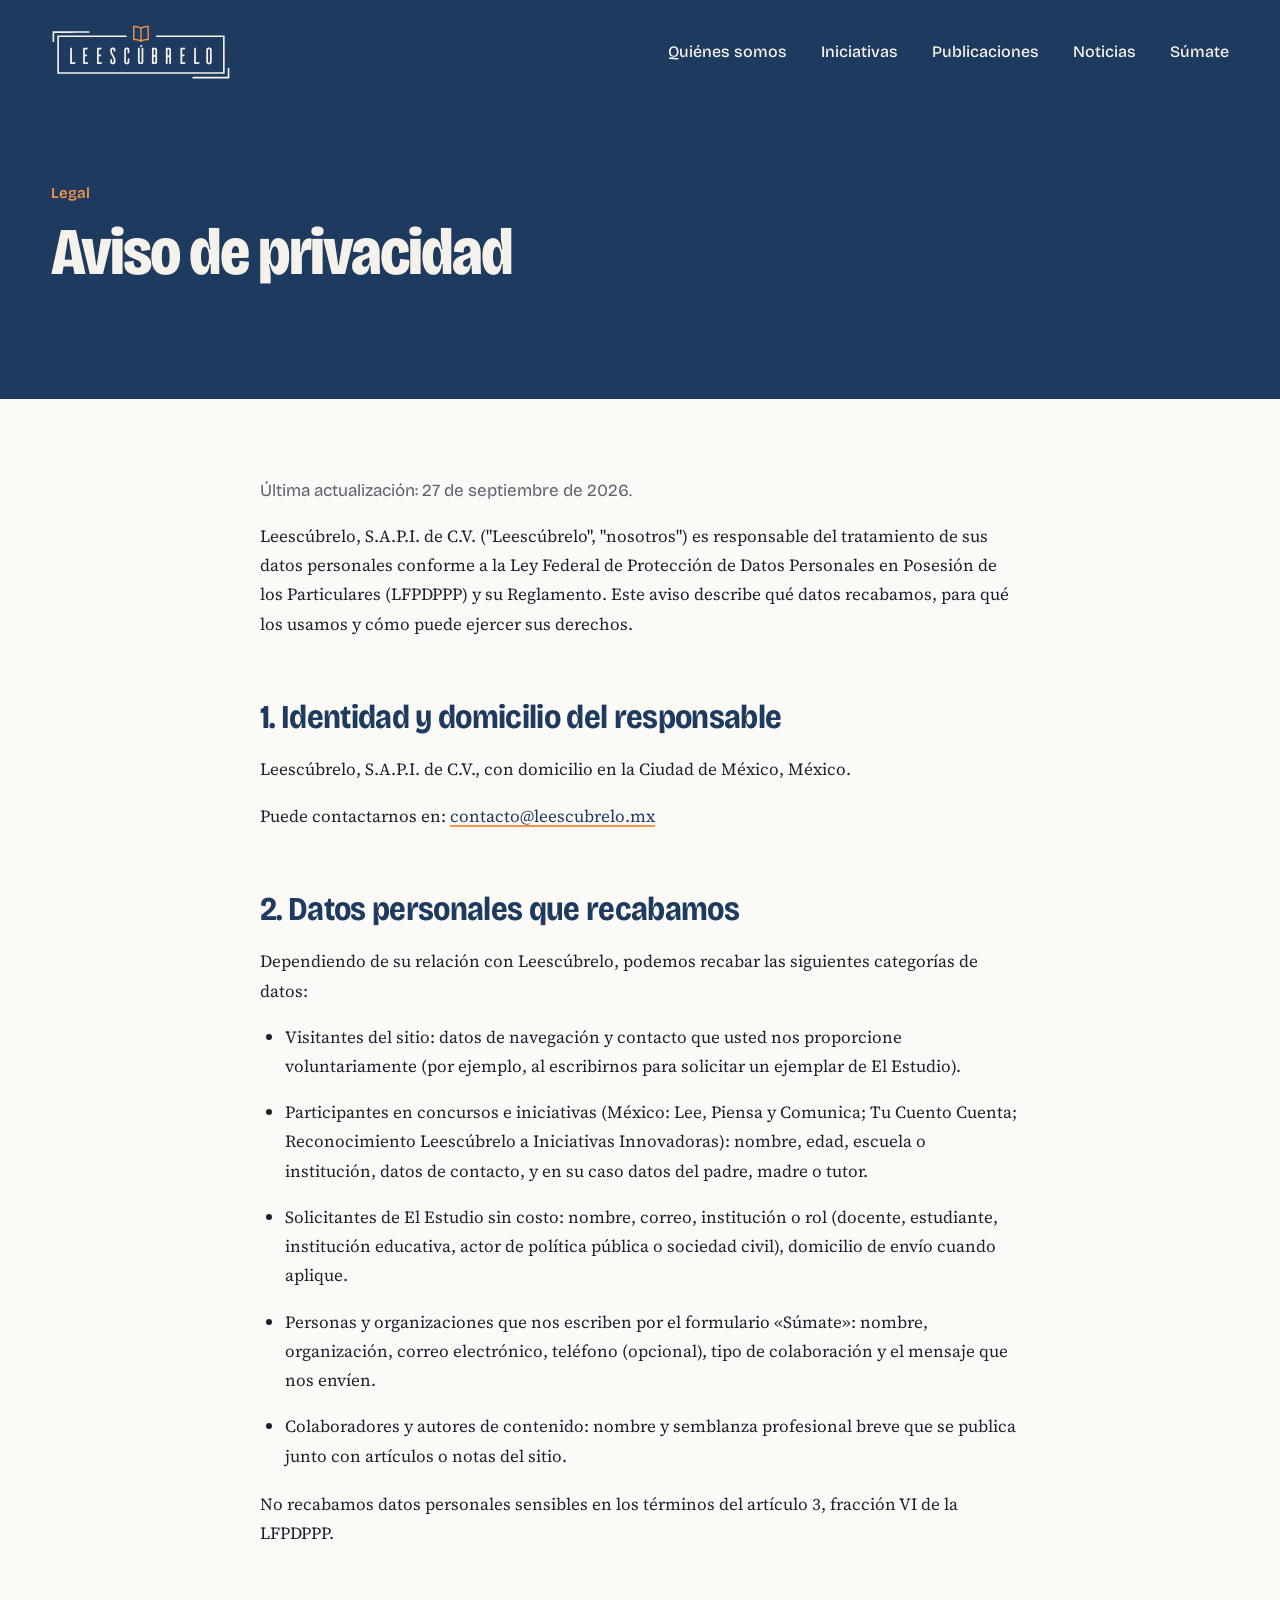
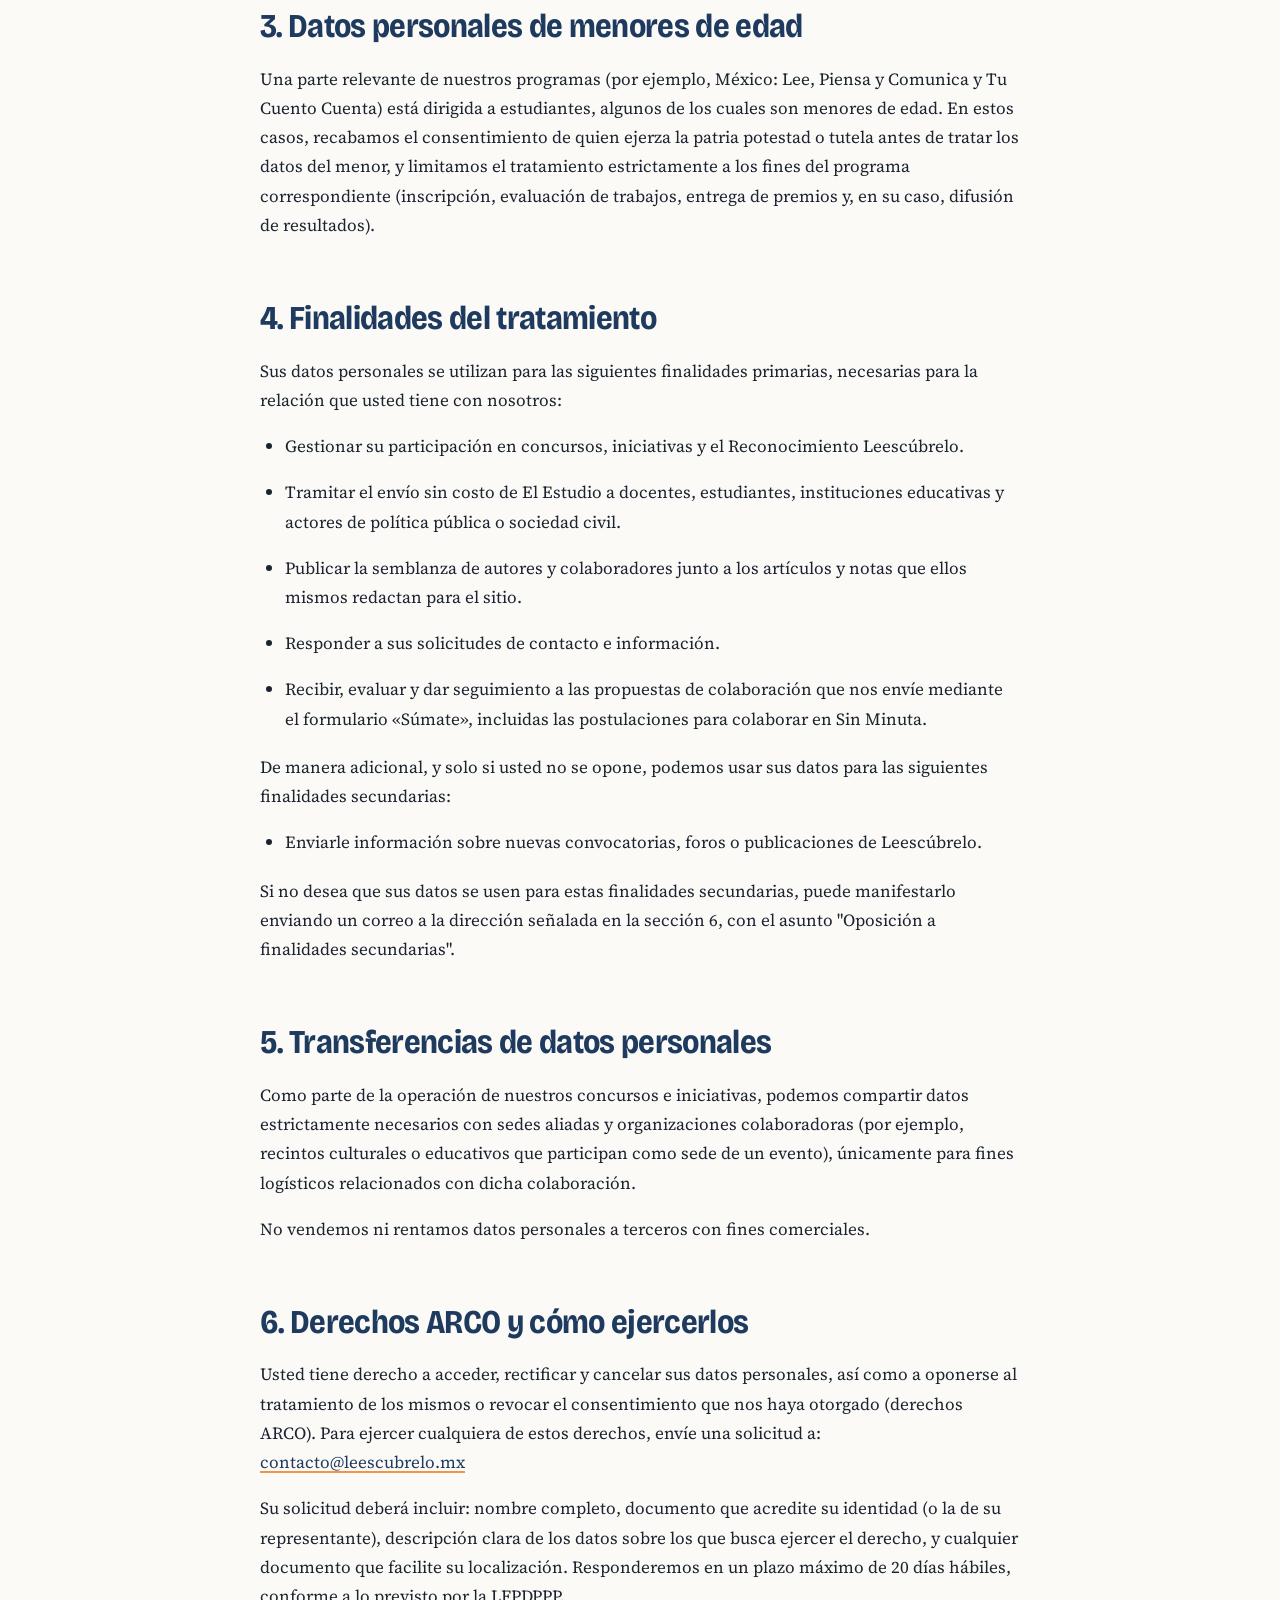
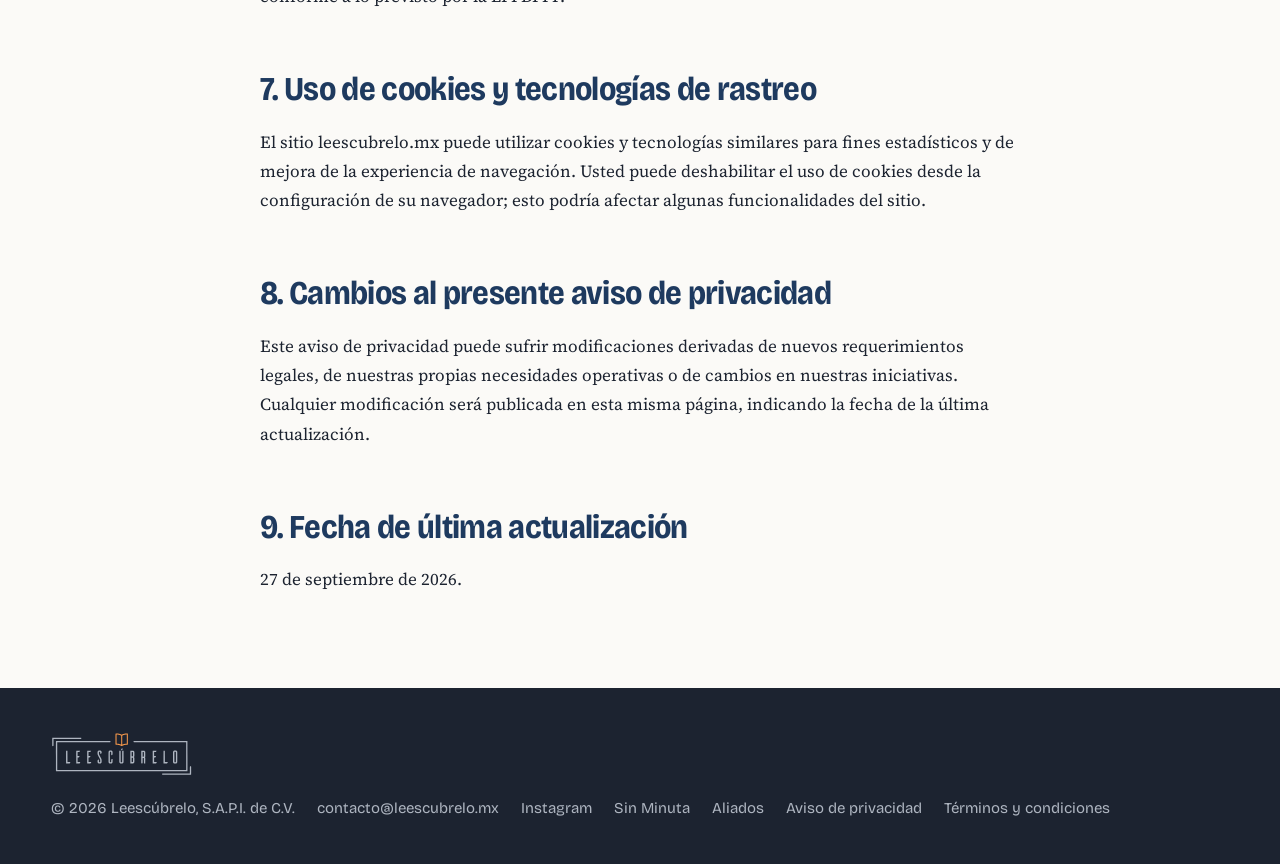
<file: aviso-de-privacidad.html>
<!DOCTYPE html>
<html lang="es-MX">
<head>
<meta charset="utf-8">
<meta name="viewport" content="width=device-width, initial-scale=1">
<title>Aviso de privacidad — Leescúbrelo</title>
<meta name="description" content="Aviso de privacidad de Leescúbrelo, S.A.P.I. de C.V.: qué datos recabamos, para qué los usamos y cómo ejercer sus derechos ARCO.">
<link rel="canonical" href="https://leescubrelo.mx/aviso-de-privacidad">
<meta name="msvalidate.01" content="1D88FD77391B07FA82476EAF00525330">
<meta property="og:type" content="website">
<meta property="og:locale" content="es_MX">
<meta property="og:site_name" content="Leescúbrelo">
<meta property="og:title" content="Aviso de privacidad — Leescúbrelo">
<meta property="og:description" content="Aviso de privacidad de Leescúbrelo, S.A.P.I. de C.V.: qué datos recabamos, para qué los usamos y cómo ejercer sus derechos ARCO.">
<meta property="og:url" content="https://leescubrelo.mx/aviso-de-privacidad">
<meta property="og:image" content="https://leescubrelo.mx/assets/img/og-leescubrelo.jpg">
<meta name="twitter:card" content="summary_large_image">
<meta name="theme-color" content="#1E3A5F">
<link rel="icon" href="/favicon.ico" sizes="any">
<link rel="icon" type="image/png" sizes="32x32" href="/favicon-32.png">
<link rel="apple-touch-icon" href="/apple-touch-icon.png">
<link rel="preconnect" href="https://fonts.googleapis.com">
<link rel="preconnect" href="https://fonts.gstatic.com" crossorigin>
<link href="https://fonts.googleapis.com/css2?family=Bricolage+Grotesque:opsz,wdth,wght@12..96,75..100,300..800&family=Source+Serif+4:ital,opsz,wght@0,8..60,300..700;1,8..60,300..600&display=swap" rel="stylesheet">
<link rel="stylesheet" href="/assets/css/sitio.css">
<script type="application/ld+json">{"@context": "https://schema.org", "@type": "Organization", "name": "Leescúbrelo", "legalName": "Leescúbrelo, S.A.P.I. de C.V.", "url": "https://leescubrelo.mx/", "logo": "https://leescubrelo.mx/apple-touch-icon.png", "foundingDate": "2010", "email": "contacto@leescubrelo.mx", "description": "Empresa social que estudia y promueve el pensamiento crítico a través de la lectura y la escritura en México.", "sameAs": ["https://instagram.com/leescubrelo", "https://sinminuta.com"]}</script>
</head>
<body>
<header class="solido">
  <nav class="wrap nav" aria-label="Principal">
    <a class="logo" href="/" aria-label="Leescúbrelo, inicio"><svg class="logo-svg" viewBox="0 0 4800 1496" role="img" aria-hidden="true"><use href="/assets/img/logo.svg#logo"/></svg></a>
    <ul>
      <li><a href="/#quienes">Quiénes somos</a></li>
      <li><a href="/iniciativas">Iniciativas</a></li>
      <li><a href="/#publicaciones">Publicaciones</a></li>
      <li><a href="/#noticias">Noticias</a></li>
      <li><a href="/#sumate">Súmate</a></li>
    </ul>
  </nav>
</header>
<main id="contenido">
<section class="p-hero">
  <div class="wrap p-hero-grid">
    <div>
      <p class="p-eyebrow">Legal</p>
      <h1>Aviso de privacidad</h1>
      <p class="p-lede"></p>
    </div>
    
  </div>
</section>
<section class="p-cuerpo"><div class="wrap prosa-grid"><div class="prosa legal"><p class="fecha">Última actualización: 27 de septiembre de 2026.</p>
    <p>Leescúbrelo, S.A.P.I. de C.V. ("Leescúbrelo", "nosotros") es responsable del tratamiento de sus datos personales conforme a la Ley Federal de Protección de Datos Personales en Posesión de los Particulares (LFPDPPP) y su Reglamento. Este aviso describe qué datos recabamos, para qué los usamos y cómo puede ejercer sus derechos.</p>
    <h2>1. Identidad y domicilio del responsable</h2>
    <p>Leescúbrelo, S.A.P.I. de C.V., con domicilio en la Ciudad de México, México.</p>
    <p>Puede contactarnos en: <a href="mailto:contacto@leescubrelo.mx">contacto@leescubrelo.mx</a></p>
    <h2>2. Datos personales que recabamos</h2>
    <p>Dependiendo de su relación con Leescúbrelo, podemos recabar las siguientes categorías de datos:</p>
    <ul>
      <li>Visitantes del sitio: datos de navegación y contacto que usted nos proporcione voluntariamente (por ejemplo, al escribirnos para solicitar un ejemplar de El Estudio).</li>
      <li>Participantes en concursos e iniciativas (México: Lee, Piensa y Comunica; Tu Cuento Cuenta; Reconocimiento Leescúbrelo a Iniciativas Innovadoras): nombre, edad, escuela o institución, datos de contacto, y en su caso datos del padre, madre o tutor.</li>
      <li>Solicitantes de El Estudio sin costo: nombre, correo, institución o rol (docente, estudiante, institución educativa, actor de política pública o sociedad civil), domicilio de envío cuando aplique.</li>
      <li>Personas y organizaciones que nos escriben por el formulario «Súmate»: nombre, organización, correo electrónico, teléfono (opcional), tipo de colaboración y el mensaje que nos envíen.</li>
      <li>Colaboradores y autores de contenido: nombre y semblanza profesional breve que se publica junto con artículos o notas del sitio.</li>
    </ul>
    <p>No recabamos datos personales sensibles en los términos del artículo 3, fracción VI de la LFPDPPP.</p>
    <h2>3. Datos personales de menores de edad</h2>
    <p>Una parte relevante de nuestros programas (por ejemplo, México: Lee, Piensa y Comunica y Tu Cuento Cuenta) está dirigida a estudiantes, algunos de los cuales son menores de edad. En estos casos, recabamos el consentimiento de quien ejerza la patria potestad o tutela antes de tratar los datos del menor, y limitamos el tratamiento estrictamente a los fines del programa correspondiente (inscripción, evaluación de trabajos, entrega de premios y, en su caso, difusión de resultados).</p>
    <h2>4. Finalidades del tratamiento</h2>
    <p>Sus datos personales se utilizan para las siguientes finalidades primarias, necesarias para la relación que usted tiene con nosotros:</p>
    <ul>
      <li>Gestionar su participación en concursos, iniciativas y el Reconocimiento Leescúbrelo.</li>
      <li>Tramitar el envío sin costo de El Estudio a docentes, estudiantes, instituciones educativas y actores de política pública o sociedad civil.</li>
      <li>Publicar la semblanza de autores y colaboradores junto a los artículos y notas que ellos mismos redactan para el sitio.</li>
      <li>Responder a sus solicitudes de contacto e información.</li>
      <li>Recibir, evaluar y dar seguimiento a las propuestas de colaboración que nos envíe mediante el formulario «Súmate», incluidas las postulaciones para colaborar en Sin Minuta.</li>
    </ul>
    <p>De manera adicional, y solo si usted no se opone, podemos usar sus datos para las siguientes finalidades secundarias:</p>
    <ul>
      <li>Enviarle información sobre nuevas convocatorias, foros o publicaciones de Leescúbrelo.</li>
    </ul>
    <p>Si no desea que sus datos se usen para estas finalidades secundarias, puede manifestarlo enviando un correo a la dirección señalada en la sección 6, con el asunto "Oposición a finalidades secundarias".</p>
    <h2>5. Transferencias de datos personales</h2>
    <p>Como parte de la operación de nuestros concursos e iniciativas, podemos compartir datos estrictamente necesarios con sedes aliadas y organizaciones colaboradoras (por ejemplo, recintos culturales o educativos que participan como sede de un evento), únicamente para fines logísticos relacionados con dicha colaboración.</p>
    <p>No vendemos ni rentamos datos personales a terceros con fines comerciales.</p>
    <h2>6. Derechos ARCO y cómo ejercerlos</h2>
    <p>Usted tiene derecho a acceder, rectificar y cancelar sus datos personales, así como a oponerse al tratamiento de los mismos o revocar el consentimiento que nos haya otorgado (derechos ARCO). Para ejercer cualquiera de estos derechos, envíe una solicitud a: <a href="mailto:contacto@leescubrelo.mx">contacto@leescubrelo.mx</a></p>
    <p>Su solicitud deberá incluir: nombre completo, documento que acredite su identidad (o la de su representante), descripción clara de los datos sobre los que busca ejercer el derecho, y cualquier documento que facilite su localización. Responderemos en un plazo máximo de 20 días hábiles, conforme a lo previsto por la LFPDPPP.</p>
    <h2>7. Uso de cookies y tecnologías de rastreo</h2>
    <p>El sitio leescubrelo.mx puede utilizar cookies y tecnologías similares para fines estadísticos y de mejora de la experiencia de navegación. Usted puede deshabilitar el uso de cookies desde la configuración de su navegador; esto podría afectar algunas funcionalidades del sitio.</p>
    <h2>8. Cambios al presente aviso de privacidad</h2>
    <p>Este aviso de privacidad puede sufrir modificaciones derivadas de nuevos requerimientos legales, de nuestras propias necesidades operativas o de cambios en nuestras iniciativas. Cualquier modificación será publicada en esta misma página, indicando la fecha de la última actualización.</p>
    <h2>9. Fecha de última actualización</h2>
<p>27 de septiembre de 2026.</p>
  </div></div></section>
</main>
<footer>
  <div class="wrap pie">
    <a class="logo" href="/" aria-label="Leescúbrelo, inicio"><svg class="logo-svg" viewBox="0 0 4800 1496" role="img" aria-hidden="true"><use href="/assets/img/logo.svg#logo"/></svg></a>
    <span>© 2026 Leescúbrelo, S.A.P.I. de C.V.<a href="mailto:contacto@leescubrelo.mx">contacto@leescubrelo.mx</a><a href="https://instagram.com/leescubrelo">Instagram</a><a href="https://sinminuta.com">Sin Minuta</a><a href="/aliados">Aliados</a><a href="/aviso-de-privacidad">Aviso de privacidad</a><a href="/terminos-y-condiciones">Términos y condiciones</a></span>
  </div>
</footer>
</body>
</html>
</file>
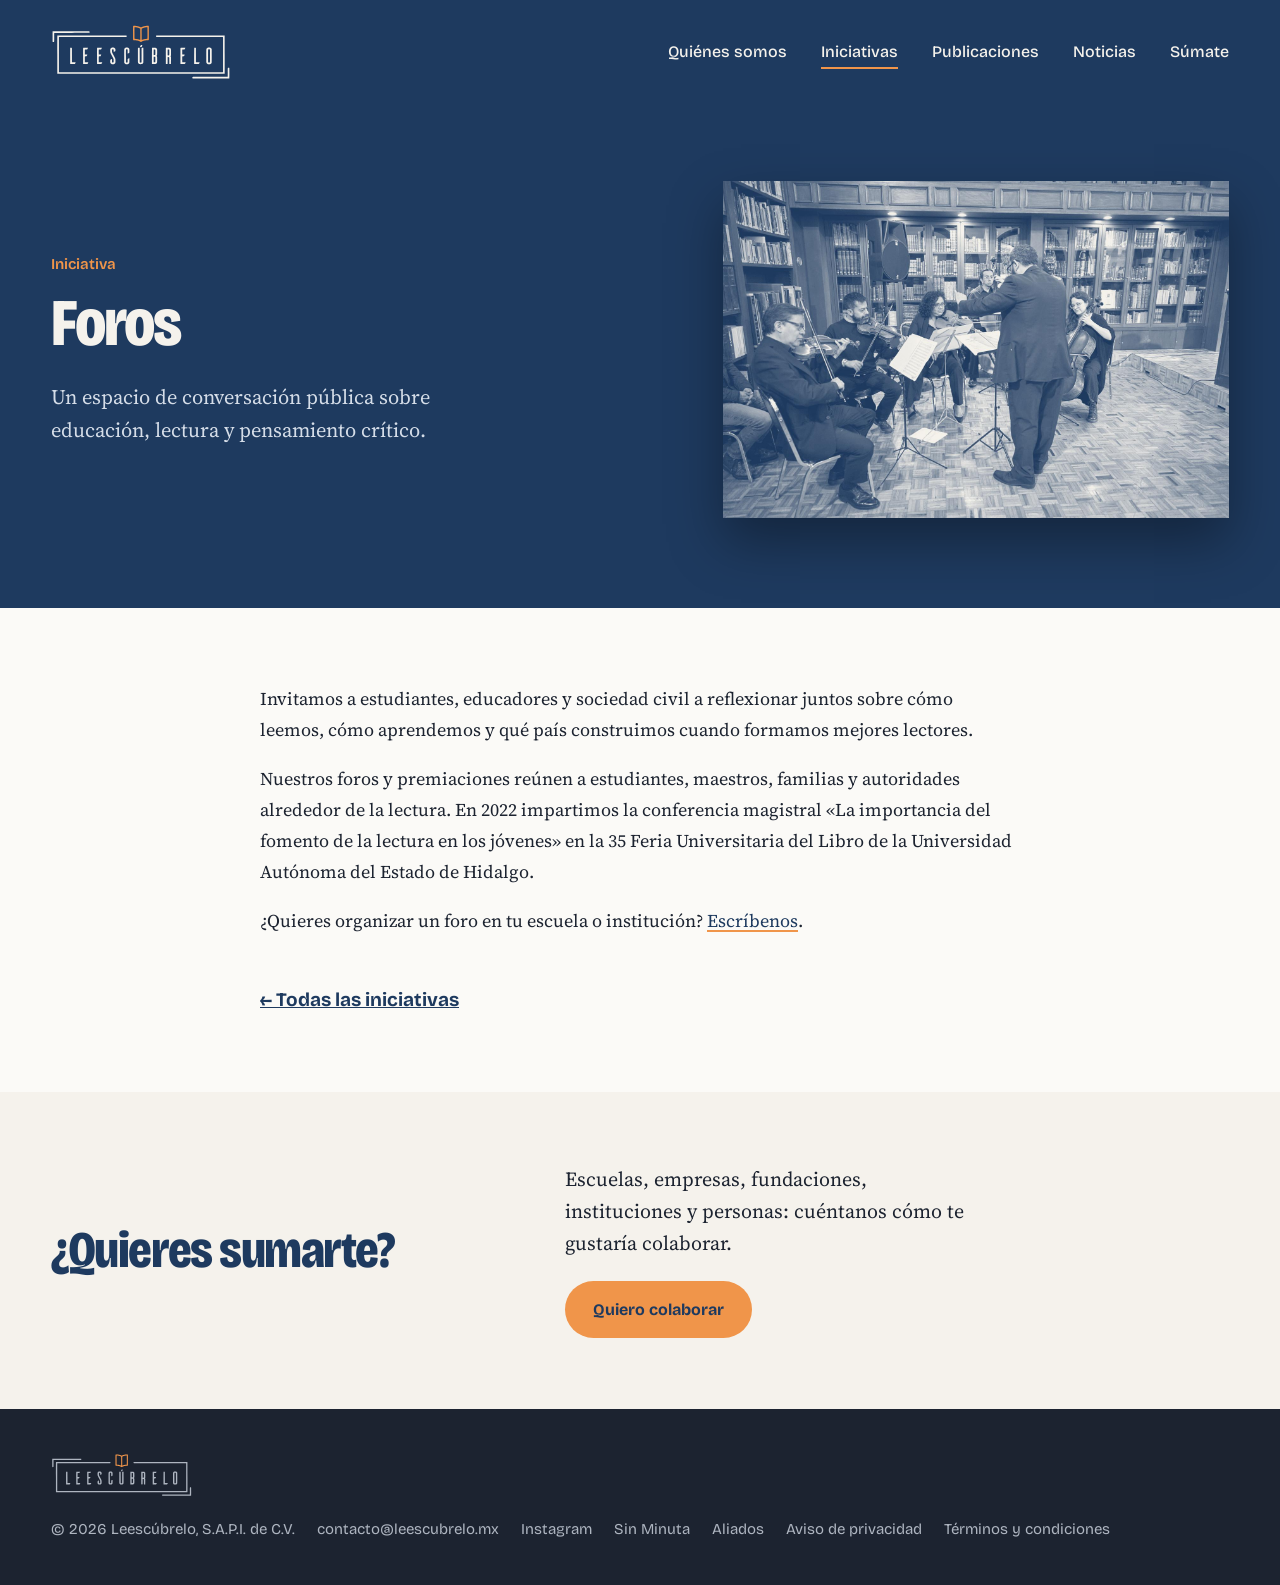
<file: iniciativa-foros.html>
<!DOCTYPE html>
<html lang="es-MX">
<head>
<meta charset="utf-8">
<meta name="viewport" content="width=device-width, initial-scale=1">
<title>Foros — Leescúbrelo</title>
<meta name="description" content="Espacio de conversación pública con estudiantes, educadores y sociedad civil sobre educación, lectura y pensamiento crítico.">
<link rel="canonical" href="https://leescubrelo.mx/iniciativa-foros">
<meta name="msvalidate.01" content="1D88FD77391B07FA82476EAF00525330">
<meta property="og:type" content="website">
<meta property="og:locale" content="es_MX">
<meta property="og:site_name" content="Leescúbrelo">
<meta property="og:title" content="Foros — Leescúbrelo">
<meta property="og:description" content="Espacio de conversación pública con estudiantes, educadores y sociedad civil sobre educación, lectura y pensamiento crítico.">
<meta property="og:url" content="https://leescubrelo.mx/iniciativa-foros">
<meta property="og:image" content="https://leescubrelo.mx/assets/img/og-leescubrelo.jpg">
<meta name="twitter:card" content="summary_large_image">
<meta name="theme-color" content="#1E3A5F">
<link rel="icon" href="/favicon.ico" sizes="any">
<link rel="icon" type="image/png" sizes="32x32" href="/favicon-32.png">
<link rel="apple-touch-icon" href="/apple-touch-icon.png">
<link rel="preconnect" href="https://fonts.googleapis.com">
<link rel="preconnect" href="https://fonts.gstatic.com" crossorigin>
<link href="https://fonts.googleapis.com/css2?family=Bricolage+Grotesque:opsz,wdth,wght@12..96,75..100,300..800&family=Source+Serif+4:ital,opsz,wght@0,8..60,300..700;1,8..60,300..600&display=swap" rel="stylesheet">
<link rel="stylesheet" href="/assets/css/sitio.css">
<script type="application/ld+json">{"@context": "https://schema.org", "@type": "Organization", "name": "Leescúbrelo", "legalName": "Leescúbrelo, S.A.P.I. de C.V.", "url": "https://leescubrelo.mx/", "logo": "https://leescubrelo.mx/apple-touch-icon.png", "foundingDate": "2010", "email": "contacto@leescubrelo.mx", "description": "Empresa social que estudia y promueve el pensamiento crítico a través de la lectura y la escritura en México.", "sameAs": ["https://instagram.com/leescubrelo", "https://sinminuta.com"]}</script>
<script type="application/ld+json">{"@context": "https://schema.org", "@type": "BreadcrumbList", "itemListElement": [{"@type": "ListItem", "position": 1, "name": "Inicio", "item": "https://leescubrelo.mx/"}, {"@type": "ListItem", "position": 2, "name": "Iniciativas", "item": "https://leescubrelo.mx/iniciativas"}, {"@type": "ListItem", "position": 3, "name": "Foros", "item": "https://leescubrelo.mx/iniciativa-foros"}]}</script>
</head>
<body>
<header class="solido">
  <nav class="wrap nav" aria-label="Principal">
    <a class="logo" href="/" aria-label="Leescúbrelo, inicio"><svg class="logo-svg" viewBox="0 0 4800 1496" role="img" aria-hidden="true"><use href="/assets/img/logo.svg#logo"/></svg></a>
    <ul>
      <li><a href="/#quienes">Quiénes somos</a></li>
      <li><a href="/iniciativas" aria-current="page">Iniciativas</a></li>
      <li><a href="/#publicaciones">Publicaciones</a></li>
      <li><a href="/#noticias">Noticias</a></li>
      <li><a href="/#sumate">Súmate</a></li>
    </ul>
  </nav>
</header>
<main id="contenido">
<section class="p-hero con-img">
  <div class="wrap p-hero-grid">
    <div>
      <p class="p-eyebrow">Iniciativa</p>
      <h1>Foros</h1>
      <p class="p-lede">Un espacio de conversación pública sobre educación, lectura y pensamiento crítico.</p>
    </div>
    <figure class="p-img"><img src="/assets/img/foros-cuarteto.jpg" alt="Cuarteto de cuerdas en la biblioteca de la Fundación Miguel Alemán durante un foro" width="1600" height="1067"></figure>
  </div>
</section>
<section class="p-cuerpo"><div class="wrap prosa-grid"><div class="prosa">
<p>Invitamos a estudiantes, educadores y sociedad civil a reflexionar juntos sobre cómo leemos, cómo aprendemos y qué país construimos cuando formamos mejores lectores.</p>
<p>Nuestros foros y premiaciones reúnen a estudiantes, maestros, familias y autoridades alrededor de la lectura. En 2022 impartimos la conferencia magistral «La importancia del fomento de la lectura en los jóvenes» en la 35 Feria Universitaria del Libro de la Universidad Autónoma del Estado de Hidalgo.</p>
<p>¿Quieres organizar un foro en tu escuela o institución? <a href="/#sumate">Escríbenos</a>.</p>
</div>
<p class="volver"><a href="/iniciativas">← Todas las iniciativas</a></p></div></section>
<section class="cta-banda">
  <div class="wrap cta-grid">
    <h2>¿Quieres sumarte?</h2>
    <div><p>Escuelas, empresas, fundaciones, instituciones y personas: cuéntanos cómo te gustaría colaborar.</p>
    <a class="btn lapiz" href="/#sumate">Quiero colaborar</a></div>
  </div>
</section>
</main>
<footer>
  <div class="wrap pie">
    <a class="logo" href="/" aria-label="Leescúbrelo, inicio"><svg class="logo-svg" viewBox="0 0 4800 1496" role="img" aria-hidden="true"><use href="/assets/img/logo.svg#logo"/></svg></a>
    <span>© 2026 Leescúbrelo, S.A.P.I. de C.V.<a href="mailto:contacto@leescubrelo.mx">contacto@leescubrelo.mx</a><a href="https://instagram.com/leescubrelo">Instagram</a><a href="https://sinminuta.com">Sin Minuta</a><a href="/aliados">Aliados</a><a href="/aviso-de-privacidad">Aviso de privacidad</a><a href="/terminos-y-condiciones">Términos y condiciones</a></span>
  </div>
</footer>
</body>
</html>
</file>
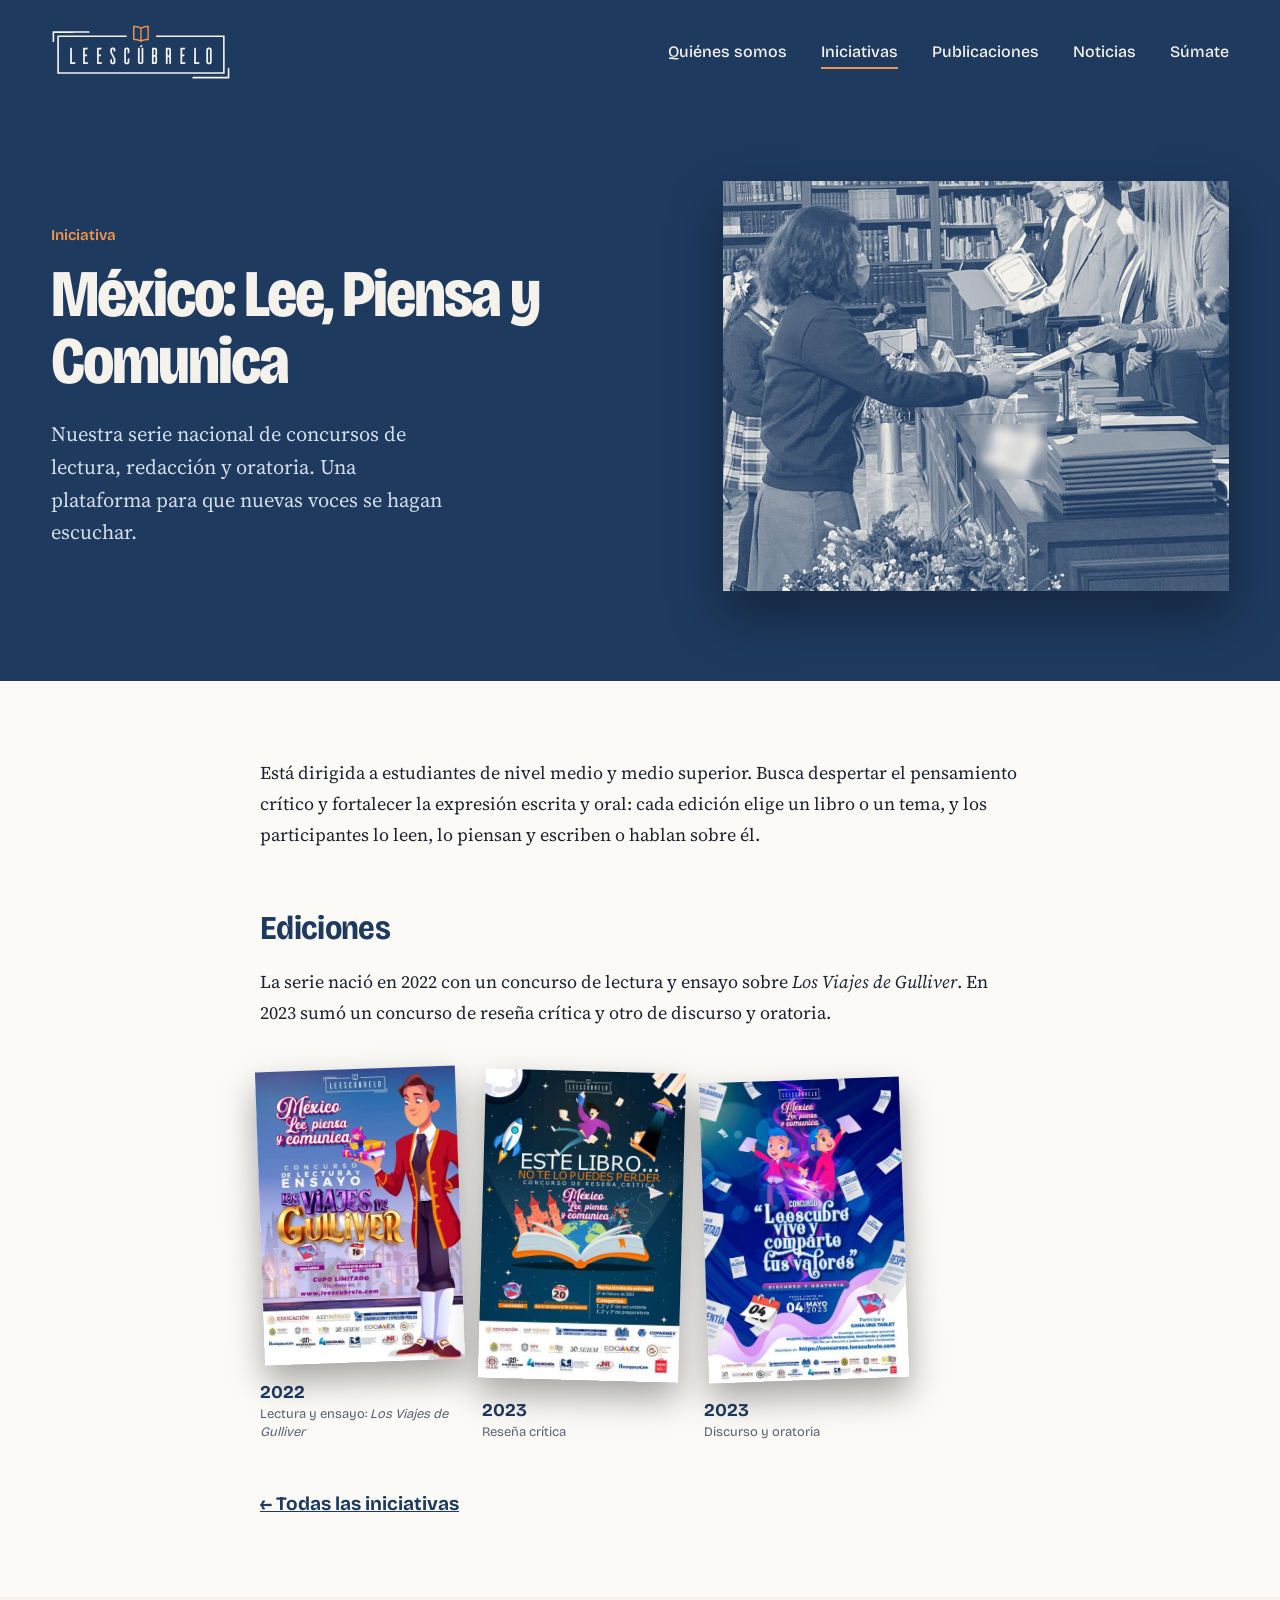
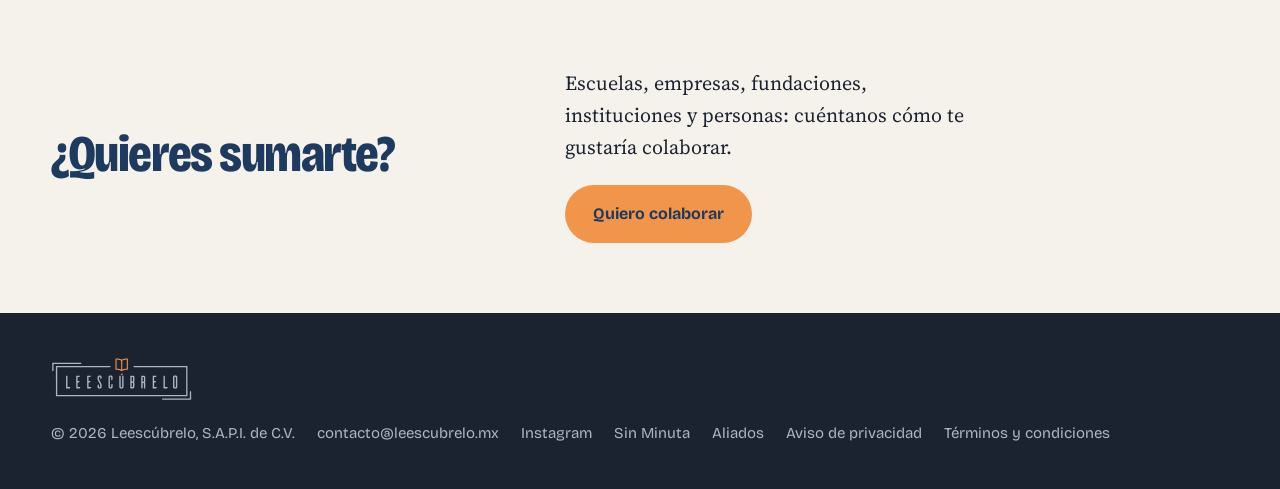
<file: iniciativa-mexico-lee-piensa-y-comunica.html>
<!DOCTYPE html>
<html lang="es-MX">
<head>
<meta charset="utf-8">
<meta name="viewport" content="width=device-width, initial-scale=1">
<title>México: Lee, Piensa y Comunica — Leescúbrelo</title>
<meta name="description" content="Serie nacional de concursos de lectura, redacción y oratoria para estudiantes de nivel medio y medio superior.">
<link rel="canonical" href="https://leescubrelo.mx/iniciativa-mexico-lee-piensa-y-comunica">
<meta name="msvalidate.01" content="1D88FD77391B07FA82476EAF00525330">
<meta property="og:type" content="website">
<meta property="og:locale" content="es_MX">
<meta property="og:site_name" content="Leescúbrelo">
<meta property="og:title" content="México: Lee, Piensa y Comunica — Leescúbrelo">
<meta property="og:description" content="Serie nacional de concursos de lectura, redacción y oratoria para estudiantes de nivel medio y medio superior.">
<meta property="og:url" content="https://leescubrelo.mx/iniciativa-mexico-lee-piensa-y-comunica">
<meta property="og:image" content="https://leescubrelo.mx/assets/img/og-leescubrelo.jpg">
<meta name="twitter:card" content="summary_large_image">
<meta name="theme-color" content="#1E3A5F">
<link rel="icon" href="/favicon.ico" sizes="any">
<link rel="icon" type="image/png" sizes="32x32" href="/favicon-32.png">
<link rel="apple-touch-icon" href="/apple-touch-icon.png">
<link rel="preconnect" href="https://fonts.googleapis.com">
<link rel="preconnect" href="https://fonts.gstatic.com" crossorigin>
<link href="https://fonts.googleapis.com/css2?family=Bricolage+Grotesque:opsz,wdth,wght@12..96,75..100,300..800&family=Source+Serif+4:ital,opsz,wght@0,8..60,300..700;1,8..60,300..600&display=swap" rel="stylesheet">
<link rel="stylesheet" href="/assets/css/sitio.css">
<script type="application/ld+json">{"@context": "https://schema.org", "@type": "Organization", "name": "Leescúbrelo", "legalName": "Leescúbrelo, S.A.P.I. de C.V.", "url": "https://leescubrelo.mx/", "logo": "https://leescubrelo.mx/apple-touch-icon.png", "foundingDate": "2010", "email": "contacto@leescubrelo.mx", "description": "Empresa social que estudia y promueve el pensamiento crítico a través de la lectura y la escritura en México.", "sameAs": ["https://instagram.com/leescubrelo", "https://sinminuta.com"]}</script>
<script type="application/ld+json">{"@context": "https://schema.org", "@type": "BreadcrumbList", "itemListElement": [{"@type": "ListItem", "position": 1, "name": "Inicio", "item": "https://leescubrelo.mx/"}, {"@type": "ListItem", "position": 2, "name": "Iniciativas", "item": "https://leescubrelo.mx/iniciativas"}, {"@type": "ListItem", "position": 3, "name": "México: Lee, Piensa y Comunica", "item": "https://leescubrelo.mx/iniciativa-mexico-lee-piensa-y-comunica"}]}</script>
</head>
<body>
<header class="solido">
  <nav class="wrap nav" aria-label="Principal">
    <a class="logo" href="/" aria-label="Leescúbrelo, inicio"><svg class="logo-svg" viewBox="0 0 4800 1496" role="img" aria-hidden="true"><use href="/assets/img/logo.svg#logo"/></svg></a>
    <ul>
      <li><a href="/#quienes">Quiénes somos</a></li>
      <li><a href="/iniciativas" aria-current="page">Iniciativas</a></li>
      <li><a href="/#publicaciones">Publicaciones</a></li>
      <li><a href="/#noticias">Noticias</a></li>
      <li><a href="/#sumate">Súmate</a></li>
    </ul>
  </nav>
</header>
<main id="contenido">
<section class="p-hero con-img">
  <div class="wrap p-hero-grid">
    <div>
      <p class="p-eyebrow">Iniciativa</p>
      <h1>México: Lee, Piensa y Comunica</h1>
      <p class="p-lede">Nuestra serie nacional de concursos de lectura, redacción y oratoria. Una plataforma para que nuevas voces se hagan escuchar.</p>
    </div>
    <figure class="p-img"><img src="/assets/img/destacada-mlpc.jpg" alt="Una estudiante recibe su reconocimiento del presídium en una biblioteca histórica" width="1600" height="1067"></figure>
  </div>
</section>
<section class="p-cuerpo"><div class="wrap prosa-grid"><div class="prosa">
<p>Está dirigida a estudiantes de nivel medio y medio superior. Busca despertar el pensamiento crítico y fortalecer la expresión escrita y oral: cada edición elige un libro o un tema, y los participantes lo leen, lo piensan y escriben o hablan sobre él.</p>
<h2>Ediciones</h2>
<p>La serie nació en 2022 con un concurso de lectura y ensayo sobre <i>Los Viajes de Gulliver</i>. En 2023 sumó un concurso de reseña crítica y otro de discurso y oratoria.</p>
</div><div class="archivo archivo-claro"><figure><img src="/assets/img/cartel-2022-mlpc.jpg" alt="Cartel 2022 de México: Lee, Piensa y Comunica, con Los Viajes de Gulliver" loading="lazy" width="440" height="660"><figcaption><b>2022</b>Lectura y ensayo: <i>Los Viajes de Gulliver</i></figcaption></figure><figure><img src="/assets/img/cartel-2023-resena.jpg" alt="Cartel 2023 del concurso de reseña crítica" loading="lazy" width="440" height="660"><figcaption><b>2023</b>Reseña crítica</figcaption></figure><figure><img src="/assets/img/cartel-2023-oratoria.jpg" alt="Cartel 2023 del concurso de discurso y oratoria" loading="lazy" width="440" height="660"><figcaption><b>2023</b>Discurso y oratoria</figcaption></figure></div>
<p class="volver"><a href="/iniciativas">← Todas las iniciativas</a></p></div></section>
<section class="cta-banda">
  <div class="wrap cta-grid">
    <h2>¿Quieres sumarte?</h2>
    <div><p>Escuelas, empresas, fundaciones, instituciones y personas: cuéntanos cómo te gustaría colaborar.</p>
    <a class="btn lapiz" href="/#sumate">Quiero colaborar</a></div>
  </div>
</section>
</main>
<footer>
  <div class="wrap pie">
    <a class="logo" href="/" aria-label="Leescúbrelo, inicio"><svg class="logo-svg" viewBox="0 0 4800 1496" role="img" aria-hidden="true"><use href="/assets/img/logo.svg#logo"/></svg></a>
    <span>© 2026 Leescúbrelo, S.A.P.I. de C.V.<a href="mailto:contacto@leescubrelo.mx">contacto@leescubrelo.mx</a><a href="https://instagram.com/leescubrelo">Instagram</a><a href="https://sinminuta.com">Sin Minuta</a><a href="/aliados">Aliados</a><a href="/aviso-de-privacidad">Aviso de privacidad</a><a href="/terminos-y-condiciones">Términos y condiciones</a></span>
  </div>
</footer>
</body>
</html>
</file>
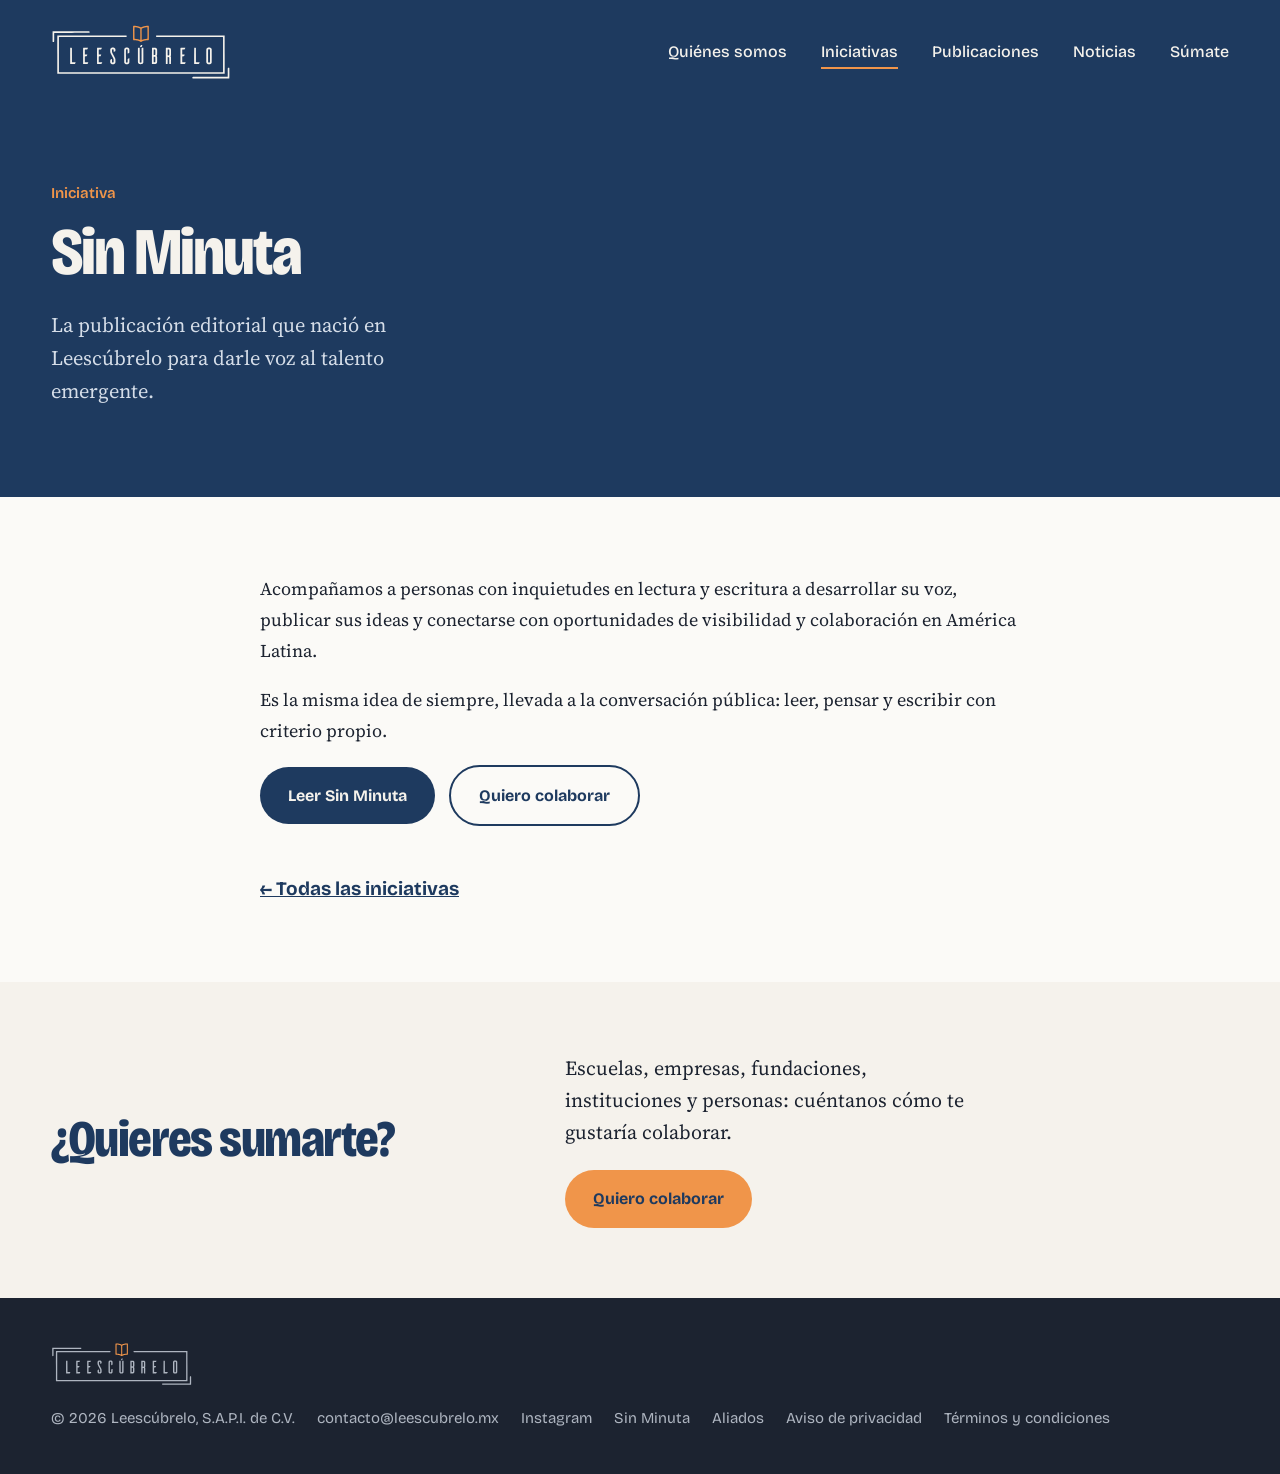
<file: iniciativa-sin-minuta.html>
<!DOCTYPE html>
<html lang="es-MX">
<head>
<meta charset="utf-8">
<meta name="viewport" content="width=device-width, initial-scale=1">
<title>Sin Minuta — Leescúbrelo</title>
<meta name="description" content="Sin Minuta es una iniciativa de Leescúbrelo para impulsar el talento emergente en lectura y escritura.">
<link rel="canonical" href="https://leescubrelo.mx/iniciativa-sin-minuta">
<meta name="msvalidate.01" content="1D88FD77391B07FA82476EAF00525330">
<meta property="og:type" content="website">
<meta property="og:locale" content="es_MX">
<meta property="og:site_name" content="Leescúbrelo">
<meta property="og:title" content="Sin Minuta — Leescúbrelo">
<meta property="og:description" content="Sin Minuta es una iniciativa de Leescúbrelo para impulsar el talento emergente en lectura y escritura.">
<meta property="og:url" content="https://leescubrelo.mx/iniciativa-sin-minuta">
<meta property="og:image" content="https://leescubrelo.mx/assets/img/og-leescubrelo.jpg">
<meta name="twitter:card" content="summary_large_image">
<meta name="theme-color" content="#1E3A5F">
<link rel="icon" href="/favicon.ico" sizes="any">
<link rel="icon" type="image/png" sizes="32x32" href="/favicon-32.png">
<link rel="apple-touch-icon" href="/apple-touch-icon.png">
<link rel="preconnect" href="https://fonts.googleapis.com">
<link rel="preconnect" href="https://fonts.gstatic.com" crossorigin>
<link href="https://fonts.googleapis.com/css2?family=Bricolage+Grotesque:opsz,wdth,wght@12..96,75..100,300..800&family=Source+Serif+4:ital,opsz,wght@0,8..60,300..700;1,8..60,300..600&display=swap" rel="stylesheet">
<link rel="stylesheet" href="/assets/css/sitio.css">
<script type="application/ld+json">{"@context": "https://schema.org", "@type": "Organization", "name": "Leescúbrelo", "legalName": "Leescúbrelo, S.A.P.I. de C.V.", "url": "https://leescubrelo.mx/", "logo": "https://leescubrelo.mx/apple-touch-icon.png", "foundingDate": "2010", "email": "contacto@leescubrelo.mx", "description": "Empresa social que estudia y promueve el pensamiento crítico a través de la lectura y la escritura en México.", "sameAs": ["https://instagram.com/leescubrelo", "https://sinminuta.com"]}</script>
<script type="application/ld+json">{"@context": "https://schema.org", "@type": "BreadcrumbList", "itemListElement": [{"@type": "ListItem", "position": 1, "name": "Inicio", "item": "https://leescubrelo.mx/"}, {"@type": "ListItem", "position": 2, "name": "Iniciativas", "item": "https://leescubrelo.mx/iniciativas"}, {"@type": "ListItem", "position": 3, "name": "Sin Minuta", "item": "https://leescubrelo.mx/iniciativa-sin-minuta"}]}</script>
</head>
<body>
<header class="solido">
  <nav class="wrap nav" aria-label="Principal">
    <a class="logo" href="/" aria-label="Leescúbrelo, inicio"><svg class="logo-svg" viewBox="0 0 4800 1496" role="img" aria-hidden="true"><use href="/assets/img/logo.svg#logo"/></svg></a>
    <ul>
      <li><a href="/#quienes">Quiénes somos</a></li>
      <li><a href="/iniciativas" aria-current="page">Iniciativas</a></li>
      <li><a href="/#publicaciones">Publicaciones</a></li>
      <li><a href="/#noticias">Noticias</a></li>
      <li><a href="/#sumate">Súmate</a></li>
    </ul>
  </nav>
</header>
<main id="contenido">
<section class="p-hero">
  <div class="wrap p-hero-grid">
    <div>
      <p class="p-eyebrow">Iniciativa</p>
      <h1>Sin Minuta</h1>
      <p class="p-lede">La publicación editorial que nació en Leescúbrelo para darle voz al talento emergente.</p>
    </div>
    
  </div>
</section>
<section class="p-cuerpo"><div class="wrap prosa-grid"><div class="prosa">
<p>Acompañamos a personas con inquietudes en lectura y escritura a desarrollar su voz, publicar sus ideas y conectarse con oportunidades de visibilidad y colaboración en América Latina.</p>
<p>Es la misma idea de siempre, llevada a la conversación pública: leer, pensar y escribir con criterio propio.</p>
<div class="acciones sm-acc"><a class="btn oscuro" href="https://sinminuta.com">Leer Sin Minuta</a><a class="btn contorno-osc" href="/?tipo=sin-minuta#sumate">Quiero colaborar</a></div>
</div>
<p class="volver"><a href="/iniciativas">← Todas las iniciativas</a></p></div></section>
<section class="cta-banda">
  <div class="wrap cta-grid">
    <h2>¿Quieres sumarte?</h2>
    <div><p>Escuelas, empresas, fundaciones, instituciones y personas: cuéntanos cómo te gustaría colaborar.</p>
    <a class="btn lapiz" href="/#sumate">Quiero colaborar</a></div>
  </div>
</section>
</main>
<footer>
  <div class="wrap pie">
    <a class="logo" href="/" aria-label="Leescúbrelo, inicio"><svg class="logo-svg" viewBox="0 0 4800 1496" role="img" aria-hidden="true"><use href="/assets/img/logo.svg#logo"/></svg></a>
    <span>© 2026 Leescúbrelo, S.A.P.I. de C.V.<a href="mailto:contacto@leescubrelo.mx">contacto@leescubrelo.mx</a><a href="https://instagram.com/leescubrelo">Instagram</a><a href="https://sinminuta.com">Sin Minuta</a><a href="/aliados">Aliados</a><a href="/aviso-de-privacidad">Aviso de privacidad</a><a href="/terminos-y-condiciones">Términos y condiciones</a></span>
  </div>
</footer>
</body>
</html>
</file>
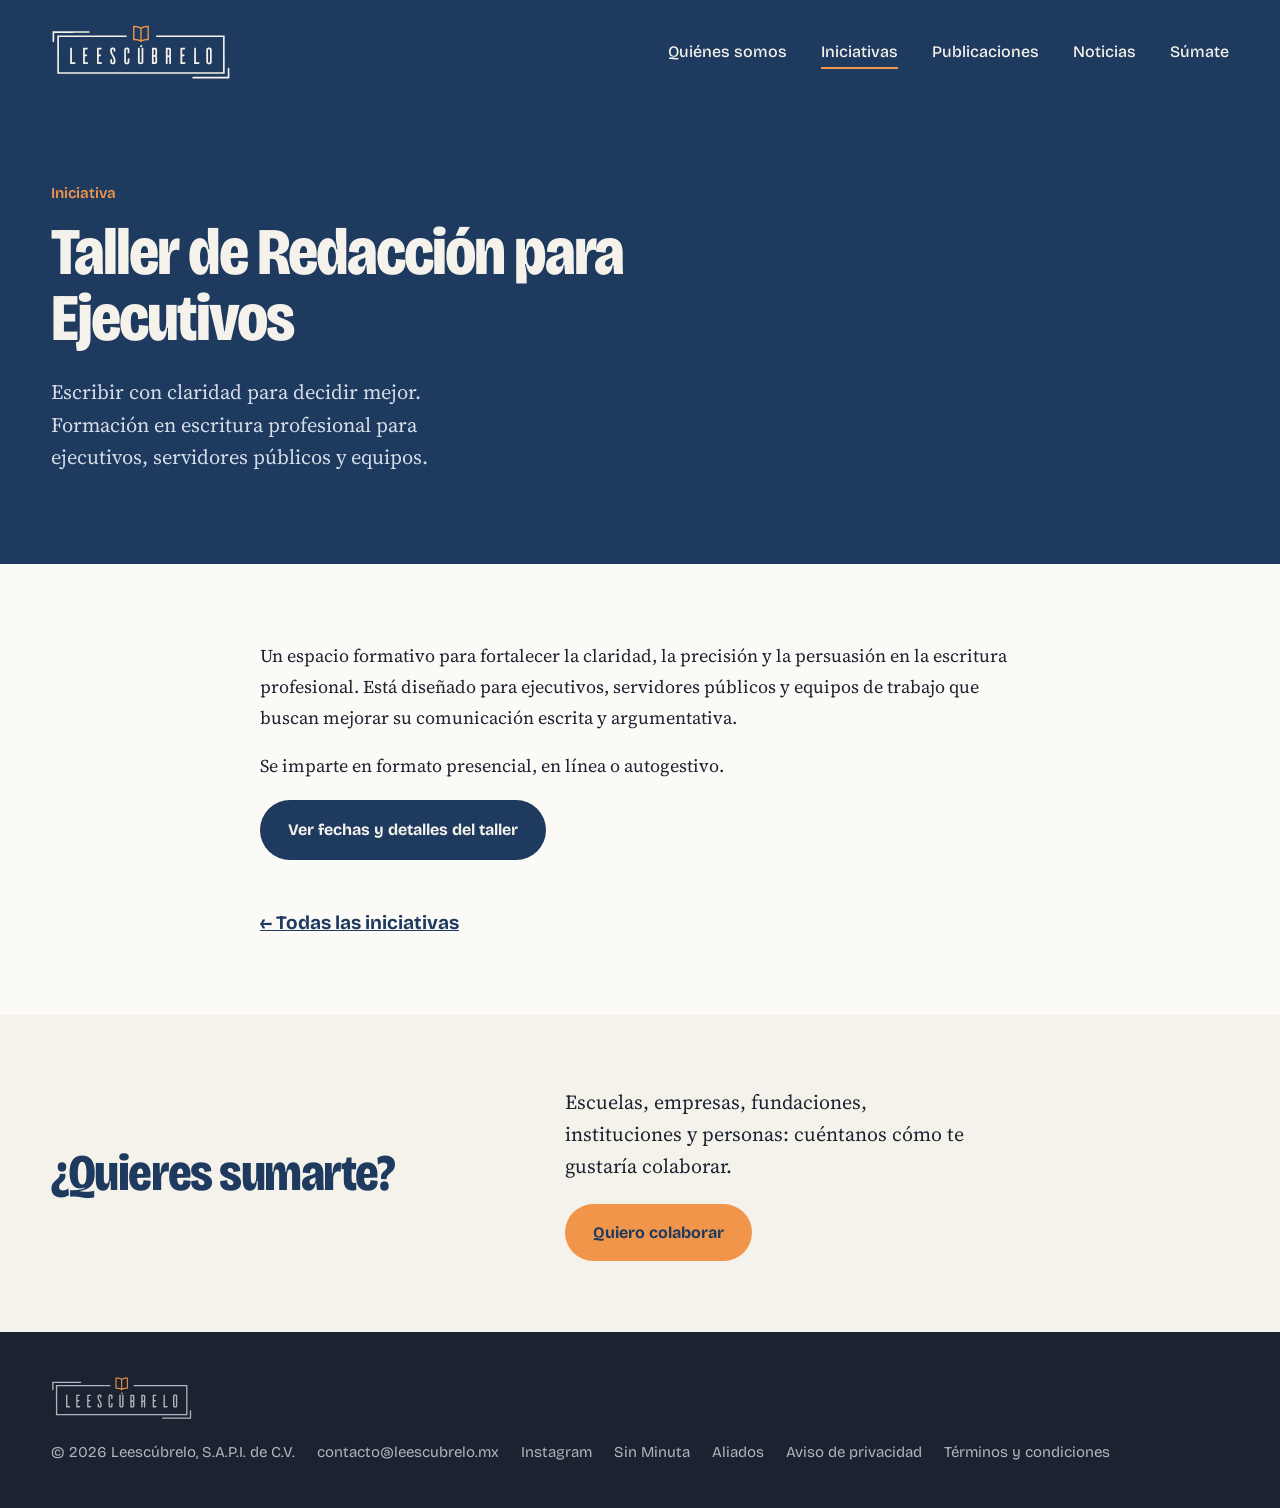
<file: iniciativa-taller-redaccion-ejecutivos.html>
<!DOCTYPE html>
<html lang="es-MX">
<head>
<meta charset="utf-8">
<meta name="viewport" content="width=device-width, initial-scale=1">
<title>Taller de Redacción para Ejecutivos — Leescúbrelo</title>
<meta name="description" content="Formación para fortalecer la claridad, precisión y persuasión en la escritura profesional de ejecutivos, servidores públicos y equipos.">
<link rel="canonical" href="https://leescubrelo.mx/iniciativa-taller-redaccion-ejecutivos">
<meta name="msvalidate.01" content="1D88FD77391B07FA82476EAF00525330">
<meta property="og:type" content="website">
<meta property="og:locale" content="es_MX">
<meta property="og:site_name" content="Leescúbrelo">
<meta property="og:title" content="Taller de Redacción para Ejecutivos — Leescúbrelo">
<meta property="og:description" content="Formación para fortalecer la claridad, precisión y persuasión en la escritura profesional de ejecutivos, servidores públicos y equipos.">
<meta property="og:url" content="https://leescubrelo.mx/iniciativa-taller-redaccion-ejecutivos">
<meta property="og:image" content="https://leescubrelo.mx/assets/img/og-leescubrelo.jpg">
<meta name="twitter:card" content="summary_large_image">
<meta name="theme-color" content="#1E3A5F">
<link rel="icon" href="/favicon.ico" sizes="any">
<link rel="icon" type="image/png" sizes="32x32" href="/favicon-32.png">
<link rel="apple-touch-icon" href="/apple-touch-icon.png">
<link rel="preconnect" href="https://fonts.googleapis.com">
<link rel="preconnect" href="https://fonts.gstatic.com" crossorigin>
<link href="https://fonts.googleapis.com/css2?family=Bricolage+Grotesque:opsz,wdth,wght@12..96,75..100,300..800&family=Source+Serif+4:ital,opsz,wght@0,8..60,300..700;1,8..60,300..600&display=swap" rel="stylesheet">
<link rel="stylesheet" href="/assets/css/sitio.css">
<script type="application/ld+json">{"@context": "https://schema.org", "@type": "Organization", "name": "Leescúbrelo", "legalName": "Leescúbrelo, S.A.P.I. de C.V.", "url": "https://leescubrelo.mx/", "logo": "https://leescubrelo.mx/apple-touch-icon.png", "foundingDate": "2010", "email": "contacto@leescubrelo.mx", "description": "Empresa social que estudia y promueve el pensamiento crítico a través de la lectura y la escritura en México.", "sameAs": ["https://instagram.com/leescubrelo", "https://sinminuta.com"]}</script>
<script type="application/ld+json">{"@context": "https://schema.org", "@type": "BreadcrumbList", "itemListElement": [{"@type": "ListItem", "position": 1, "name": "Inicio", "item": "https://leescubrelo.mx/"}, {"@type": "ListItem", "position": 2, "name": "Iniciativas", "item": "https://leescubrelo.mx/iniciativas"}, {"@type": "ListItem", "position": 3, "name": "Taller de Redacción para Ejecutivos", "item": "https://leescubrelo.mx/iniciativa-taller-redaccion-ejecutivos"}]}</script>
</head>
<body>
<header class="solido">
  <nav class="wrap nav" aria-label="Principal">
    <a class="logo" href="/" aria-label="Leescúbrelo, inicio"><svg class="logo-svg" viewBox="0 0 4800 1496" role="img" aria-hidden="true"><use href="/assets/img/logo.svg#logo"/></svg></a>
    <ul>
      <li><a href="/#quienes">Quiénes somos</a></li>
      <li><a href="/iniciativas" aria-current="page">Iniciativas</a></li>
      <li><a href="/#publicaciones">Publicaciones</a></li>
      <li><a href="/#noticias">Noticias</a></li>
      <li><a href="/#sumate">Súmate</a></li>
    </ul>
  </nav>
</header>
<main id="contenido">
<section class="p-hero">
  <div class="wrap p-hero-grid">
    <div>
      <p class="p-eyebrow">Iniciativa</p>
      <h1>Taller de Redacción para Ejecutivos</h1>
      <p class="p-lede">Escribir con claridad para decidir mejor. Formación en escritura profesional para ejecutivos, servidores públicos y equipos.</p>
    </div>
    
  </div>
</section>
<section class="p-cuerpo"><div class="wrap prosa-grid"><div class="prosa">
<p>Un espacio formativo para fortalecer la claridad, la precisión y la persuasión en la escritura profesional. Está diseñado para ejecutivos, servidores públicos y equipos de trabajo que buscan mejorar su comunicación escrita y argumentativa.</p>
<p>Se imparte en formato presencial, en línea o autogestivo.</p>
<p><a class="btn oscuro" href="https://redaccionempresarial.com" rel="noopener">Ver fechas y detalles del taller</a></p>
</div>
<p class="volver"><a href="/iniciativas">← Todas las iniciativas</a></p></div></section>
<section class="cta-banda">
  <div class="wrap cta-grid">
    <h2>¿Quieres sumarte?</h2>
    <div><p>Escuelas, empresas, fundaciones, instituciones y personas: cuéntanos cómo te gustaría colaborar.</p>
    <a class="btn lapiz" href="/#sumate">Quiero colaborar</a></div>
  </div>
</section>
</main>
<footer>
  <div class="wrap pie">
    <a class="logo" href="/" aria-label="Leescúbrelo, inicio"><svg class="logo-svg" viewBox="0 0 4800 1496" role="img" aria-hidden="true"><use href="/assets/img/logo.svg#logo"/></svg></a>
    <span>© 2026 Leescúbrelo, S.A.P.I. de C.V.<a href="mailto:contacto@leescubrelo.mx">contacto@leescubrelo.mx</a><a href="https://instagram.com/leescubrelo">Instagram</a><a href="https://sinminuta.com">Sin Minuta</a><a href="/aliados">Aliados</a><a href="/aviso-de-privacidad">Aviso de privacidad</a><a href="/terminos-y-condiciones">Términos y condiciones</a></span>
  </div>
</footer>
</body>
</html>
</file>
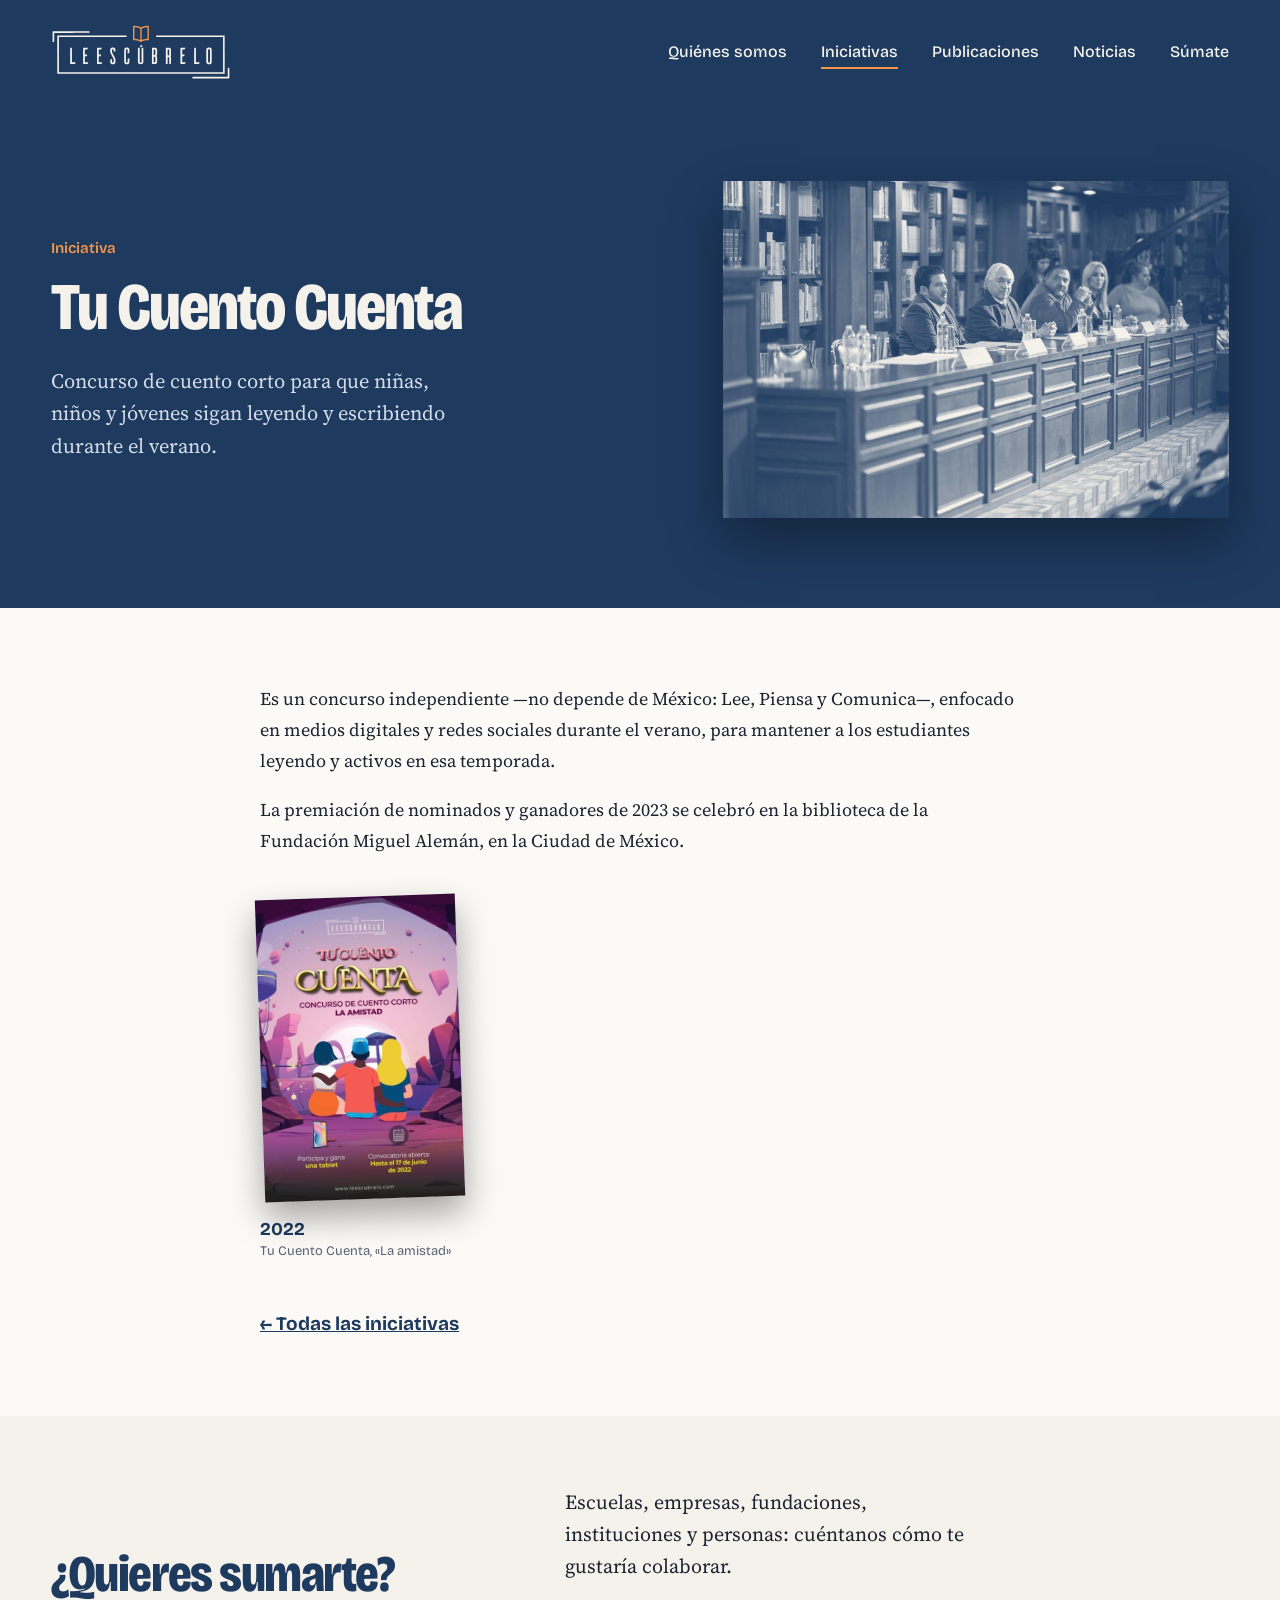
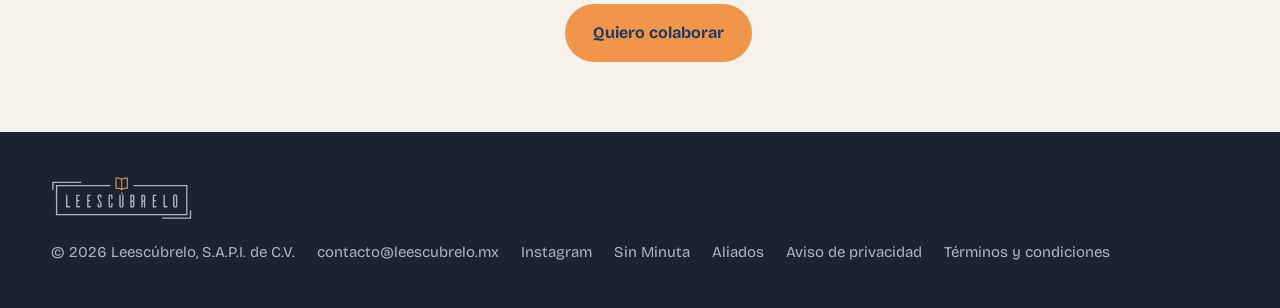
<file: iniciativa-tu-cuento-cuenta.html>
<!DOCTYPE html>
<html lang="es-MX">
<head>
<meta charset="utf-8">
<meta name="viewport" content="width=device-width, initial-scale=1">
<title>Tu Cuento Cuenta — Leescúbrelo</title>
<meta name="description" content="Concurso independiente de cuento corto, enfocado en medios digitales y redes sociales durante el verano.">
<link rel="canonical" href="https://leescubrelo.mx/iniciativa-tu-cuento-cuenta">
<meta name="msvalidate.01" content="1D88FD77391B07FA82476EAF00525330">
<meta property="og:type" content="website">
<meta property="og:locale" content="es_MX">
<meta property="og:site_name" content="Leescúbrelo">
<meta property="og:title" content="Tu Cuento Cuenta — Leescúbrelo">
<meta property="og:description" content="Concurso independiente de cuento corto, enfocado en medios digitales y redes sociales durante el verano.">
<meta property="og:url" content="https://leescubrelo.mx/iniciativa-tu-cuento-cuenta">
<meta property="og:image" content="https://leescubrelo.mx/assets/img/og-leescubrelo.jpg">
<meta name="twitter:card" content="summary_large_image">
<meta name="theme-color" content="#1E3A5F">
<link rel="icon" href="/favicon.ico" sizes="any">
<link rel="icon" type="image/png" sizes="32x32" href="/favicon-32.png">
<link rel="apple-touch-icon" href="/apple-touch-icon.png">
<link rel="preconnect" href="https://fonts.googleapis.com">
<link rel="preconnect" href="https://fonts.gstatic.com" crossorigin>
<link href="https://fonts.googleapis.com/css2?family=Bricolage+Grotesque:opsz,wdth,wght@12..96,75..100,300..800&family=Source+Serif+4:ital,opsz,wght@0,8..60,300..700;1,8..60,300..600&display=swap" rel="stylesheet">
<link rel="stylesheet" href="/assets/css/sitio.css">
<script type="application/ld+json">{"@context": "https://schema.org", "@type": "Organization", "name": "Leescúbrelo", "legalName": "Leescúbrelo, S.A.P.I. de C.V.", "url": "https://leescubrelo.mx/", "logo": "https://leescubrelo.mx/apple-touch-icon.png", "foundingDate": "2010", "email": "contacto@leescubrelo.mx", "description": "Empresa social que estudia y promueve el pensamiento crítico a través de la lectura y la escritura en México.", "sameAs": ["https://instagram.com/leescubrelo", "https://sinminuta.com"]}</script>
<script type="application/ld+json">{"@context": "https://schema.org", "@type": "BreadcrumbList", "itemListElement": [{"@type": "ListItem", "position": 1, "name": "Inicio", "item": "https://leescubrelo.mx/"}, {"@type": "ListItem", "position": 2, "name": "Iniciativas", "item": "https://leescubrelo.mx/iniciativas"}, {"@type": "ListItem", "position": 3, "name": "Tu Cuento Cuenta", "item": "https://leescubrelo.mx/iniciativa-tu-cuento-cuenta"}]}</script>
</head>
<body>
<header class="solido">
  <nav class="wrap nav" aria-label="Principal">
    <a class="logo" href="/" aria-label="Leescúbrelo, inicio"><svg class="logo-svg" viewBox="0 0 4800 1496" role="img" aria-hidden="true"><use href="/assets/img/logo.svg#logo"/></svg></a>
    <ul>
      <li><a href="/#quienes">Quiénes somos</a></li>
      <li><a href="/iniciativas" aria-current="page">Iniciativas</a></li>
      <li><a href="/#publicaciones">Publicaciones</a></li>
      <li><a href="/#noticias">Noticias</a></li>
      <li><a href="/#sumate">Súmate</a></li>
    </ul>
  </nav>
</header>
<main id="contenido">
<section class="p-hero con-img">
  <div class="wrap p-hero-grid">
    <div>
      <p class="p-eyebrow">Iniciativa</p>
      <h1>Tu Cuento Cuenta</h1>
      <p class="p-lede">Concurso de cuento corto para que niñas, niños y jóvenes sigan leyendo y escribiendo durante el verano.</p>
    </div>
    <figure class="p-img"><img src="/assets/img/tcc-presidium.jpg" alt="Presídium de la premiación de Tu Cuento Cuenta en la biblioteca de la Fundación Miguel Alemán" width="1600" height="1067"></figure>
  </div>
</section>
<section class="p-cuerpo"><div class="wrap prosa-grid"><div class="prosa">
<p>Es un concurso independiente —no depende de México: Lee, Piensa y Comunica—, enfocado en medios digitales y redes sociales durante el verano, para mantener a los estudiantes leyendo y activos en esa temporada.</p>
<p>La premiación de nominados y ganadores de 2023 se celebró en la biblioteca de la Fundación Miguel Alemán, en la Ciudad de México.</p>
</div><div class="archivo archivo-claro"><figure><img src="/assets/img/cartel-2022-tu-cuento-cuenta.jpg" alt="Cartel 2022 de Tu Cuento Cuenta, concurso de cuento corto sobre la amistad" loading="lazy" width="440" height="660"><figcaption><b>2022</b>Tu Cuento Cuenta, «La amistad»</figcaption></figure></div>
<p class="volver"><a href="/iniciativas">← Todas las iniciativas</a></p></div></section>
<section class="cta-banda">
  <div class="wrap cta-grid">
    <h2>¿Quieres sumarte?</h2>
    <div><p>Escuelas, empresas, fundaciones, instituciones y personas: cuéntanos cómo te gustaría colaborar.</p>
    <a class="btn lapiz" href="/#sumate">Quiero colaborar</a></div>
  </div>
</section>
</main>
<footer>
  <div class="wrap pie">
    <a class="logo" href="/" aria-label="Leescúbrelo, inicio"><svg class="logo-svg" viewBox="0 0 4800 1496" role="img" aria-hidden="true"><use href="/assets/img/logo.svg#logo"/></svg></a>
    <span>© 2026 Leescúbrelo, S.A.P.I. de C.V.<a href="mailto:contacto@leescubrelo.mx">contacto@leescubrelo.mx</a><a href="https://instagram.com/leescubrelo">Instagram</a><a href="https://sinminuta.com">Sin Minuta</a><a href="/aliados">Aliados</a><a href="/aviso-de-privacidad">Aviso de privacidad</a><a href="/terminos-y-condiciones">Términos y condiciones</a></span>
  </div>
</footer>
</body>
</html>
</file>
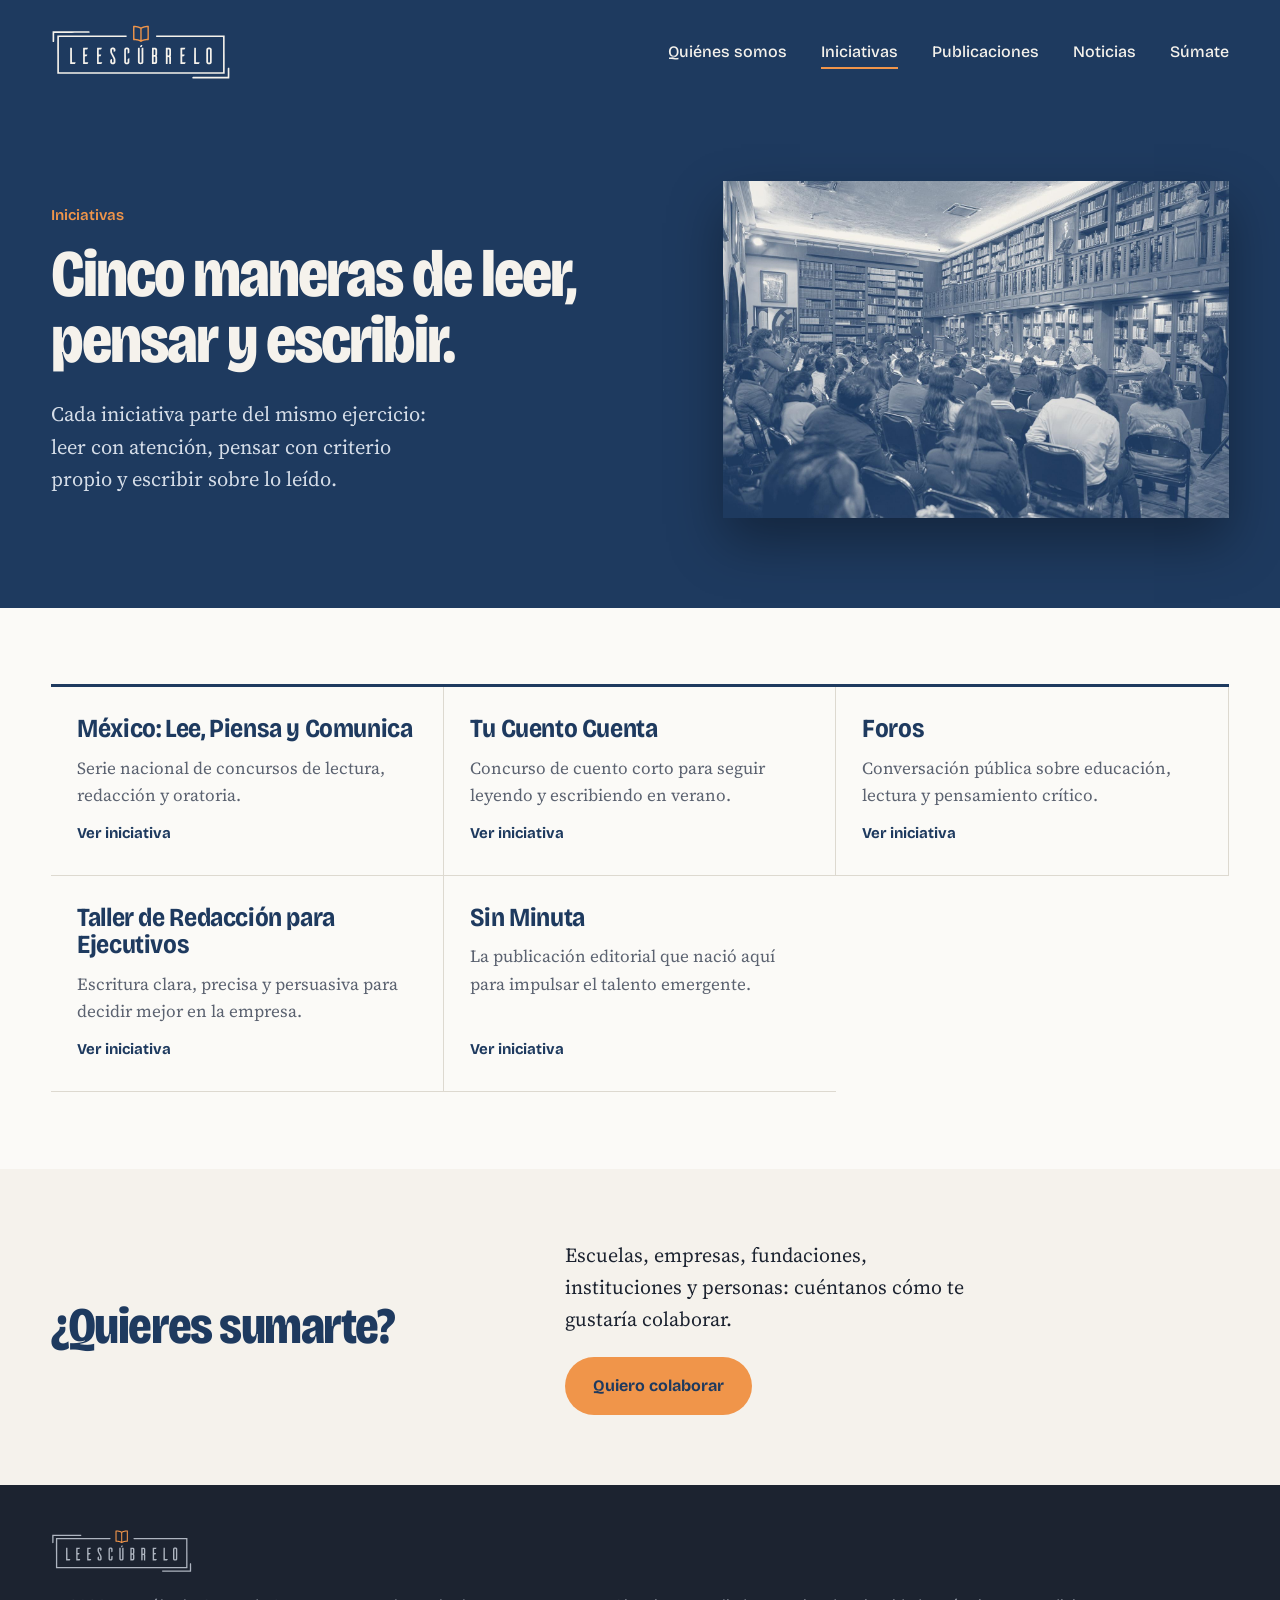
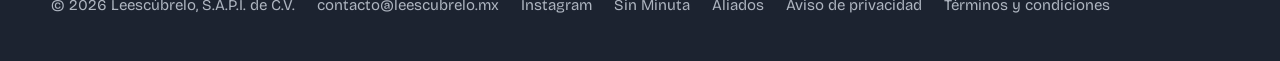
<file: iniciativas.html>
<!DOCTYPE html>
<html lang="es-MX">
<head>
<meta charset="utf-8">
<meta name="viewport" content="width=device-width, initial-scale=1">
<title>Iniciativas — Leescúbrelo</title>
<meta name="description" content="Cinco maneras de leer, pensar y escribir: México: Lee, Piensa y Comunica, Tu Cuento Cuenta, Foros, Taller de Redacción para Ejecutivos y Sin Minuta.">
<link rel="canonical" href="https://leescubrelo.mx/iniciativas">
<meta name="msvalidate.01" content="1D88FD77391B07FA82476EAF00525330">
<meta property="og:type" content="website">
<meta property="og:locale" content="es_MX">
<meta property="og:site_name" content="Leescúbrelo">
<meta property="og:title" content="Iniciativas — Leescúbrelo">
<meta property="og:description" content="Cinco maneras de leer, pensar y escribir: México: Lee, Piensa y Comunica, Tu Cuento Cuenta, Foros, Taller de Redacción para Ejecutivos y Sin Minuta.">
<meta property="og:url" content="https://leescubrelo.mx/iniciativas">
<meta property="og:image" content="https://leescubrelo.mx/assets/img/og-leescubrelo.jpg">
<meta name="twitter:card" content="summary_large_image">
<meta name="theme-color" content="#1E3A5F">
<link rel="icon" href="/favicon.ico" sizes="any">
<link rel="icon" type="image/png" sizes="32x32" href="/favicon-32.png">
<link rel="apple-touch-icon" href="/apple-touch-icon.png">
<link rel="preconnect" href="https://fonts.googleapis.com">
<link rel="preconnect" href="https://fonts.gstatic.com" crossorigin>
<link href="https://fonts.googleapis.com/css2?family=Bricolage+Grotesque:opsz,wdth,wght@12..96,75..100,300..800&family=Source+Serif+4:ital,opsz,wght@0,8..60,300..700;1,8..60,300..600&display=swap" rel="stylesheet">
<link rel="stylesheet" href="/assets/css/sitio.css">
<script type="application/ld+json">{"@context": "https://schema.org", "@type": "Organization", "name": "Leescúbrelo", "legalName": "Leescúbrelo, S.A.P.I. de C.V.", "url": "https://leescubrelo.mx/", "logo": "https://leescubrelo.mx/apple-touch-icon.png", "foundingDate": "2010", "email": "contacto@leescubrelo.mx", "description": "Empresa social que estudia y promueve el pensamiento crítico a través de la lectura y la escritura en México.", "sameAs": ["https://instagram.com/leescubrelo", "https://sinminuta.com"]}</script>
<script type="application/ld+json">{"@context": "https://schema.org", "@type": "BreadcrumbList", "itemListElement": [{"@type": "ListItem", "position": 1, "name": "Inicio", "item": "https://leescubrelo.mx/"}, {"@type": "ListItem", "position": 2, "name": "Iniciativas", "item": "https://leescubrelo.mx/iniciativas"}]}</script>
</head>
<body>
<header class="solido">
  <nav class="wrap nav" aria-label="Principal">
    <a class="logo" href="/" aria-label="Leescúbrelo, inicio"><svg class="logo-svg" viewBox="0 0 4800 1496" role="img" aria-hidden="true"><use href="/assets/img/logo.svg#logo"/></svg></a>
    <ul>
      <li><a href="/#quienes">Quiénes somos</a></li>
      <li><a href="/iniciativas" aria-current="page">Iniciativas</a></li>
      <li><a href="/#publicaciones">Publicaciones</a></li>
      <li><a href="/#noticias">Noticias</a></li>
      <li><a href="/#sumate">Súmate</a></li>
    </ul>
  </nav>
</header>
<main id="contenido">
<section class="p-hero con-img">
  <div class="wrap p-hero-grid">
    <div>
      <p class="p-eyebrow">Iniciativas</p>
      <h1>Cinco maneras de leer, pensar y escribir.</h1>
      <p class="p-lede">Cada iniciativa parte del mismo ejercicio: leer con atención, pensar con criterio propio y escribir sobre lo leído.</p>
    </div>
    <figure class="p-img"><img src="/assets/img/biblioteca-publico.jpg" alt="Sala de la biblioteca de la Fundación Miguel Alemán llena de estudiantes durante una premiación" width="1600" height="1067"></figure>
  </div>
</section>
<section class="p-cuerpo"><div class="wrap"><div class="otras otras-5"><a class="otra" href="/iniciativa-mexico-lee-piensa-y-comunica"><h4>México: Lee, Piensa y Comunica</h4><p>Serie nacional de concursos de lectura, redacción y oratoria.</p><span>Ver iniciativa</span></a><a class="otra" href="/iniciativa-tu-cuento-cuenta"><h4>Tu Cuento Cuenta</h4><p>Concurso de cuento corto para seguir leyendo y escribiendo en verano.</p><span>Ver iniciativa</span></a><a class="otra" href="/iniciativa-foros"><h4>Foros</h4><p>Conversación pública sobre educación, lectura y pensamiento crítico.</p><span>Ver iniciativa</span></a><a class="otra" href="/iniciativa-taller-redaccion-ejecutivos"><h4>Taller de Redacción para Ejecutivos</h4><p>Escritura clara, precisa y persuasiva para decidir mejor en la empresa.</p><span>Ver iniciativa</span></a><a class="otra" href="/iniciativa-sin-minuta"><h4>Sin Minuta</h4><p>La publicación editorial que nació aquí para impulsar el talento emergente.</p><span>Ver iniciativa</span></a></div></div></section>
<section class="cta-banda">
  <div class="wrap cta-grid">
    <h2>¿Quieres sumarte?</h2>
    <div><p>Escuelas, empresas, fundaciones, instituciones y personas: cuéntanos cómo te gustaría colaborar.</p>
    <a class="btn lapiz" href="/#sumate">Quiero colaborar</a></div>
  </div>
</section>
</main>
<footer>
  <div class="wrap pie">
    <a class="logo" href="/" aria-label="Leescúbrelo, inicio"><svg class="logo-svg" viewBox="0 0 4800 1496" role="img" aria-hidden="true"><use href="/assets/img/logo.svg#logo"/></svg></a>
    <span>© 2026 Leescúbrelo, S.A.P.I. de C.V.<a href="mailto:contacto@leescubrelo.mx">contacto@leescubrelo.mx</a><a href="https://instagram.com/leescubrelo">Instagram</a><a href="https://sinminuta.com">Sin Minuta</a><a href="/aliados">Aliados</a><a href="/aviso-de-privacidad">Aviso de privacidad</a><a href="/terminos-y-condiciones">Términos y condiciones</a></span>
  </div>
</footer>
</body>
</html>
</file>
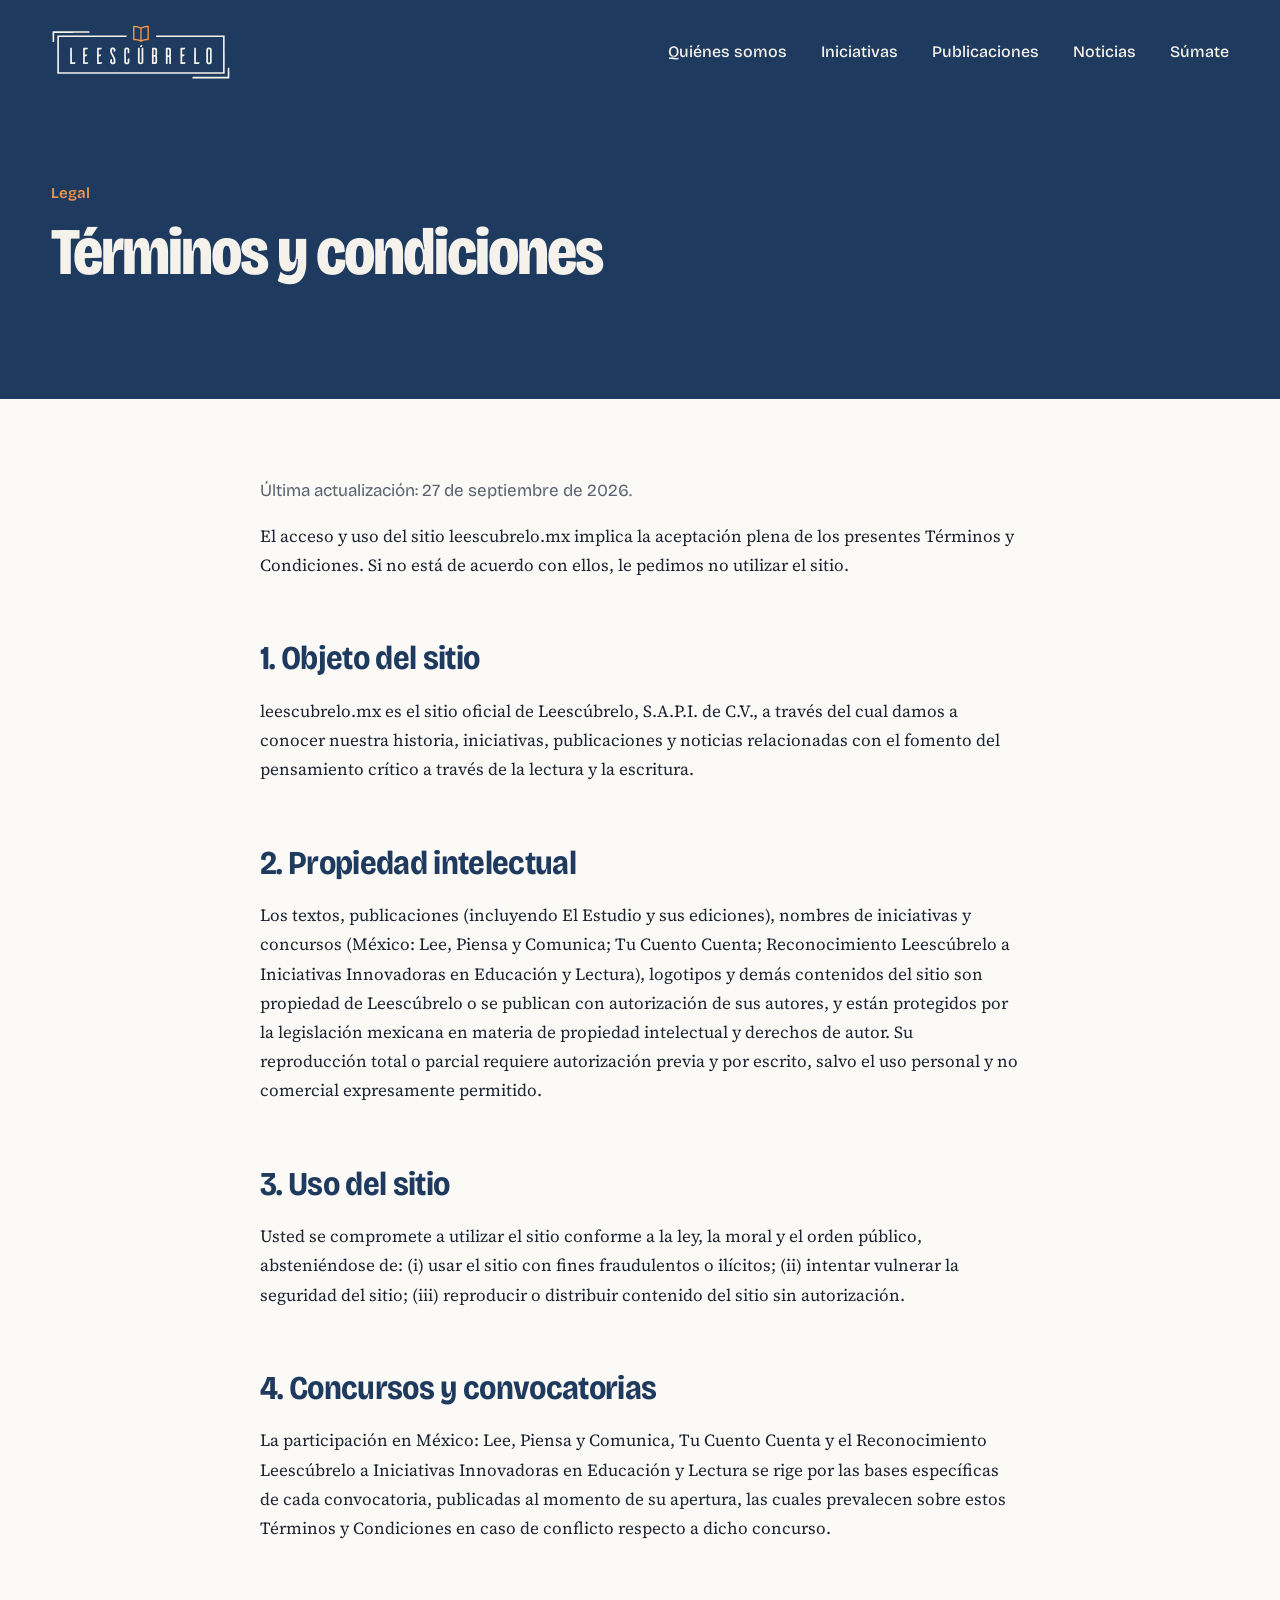
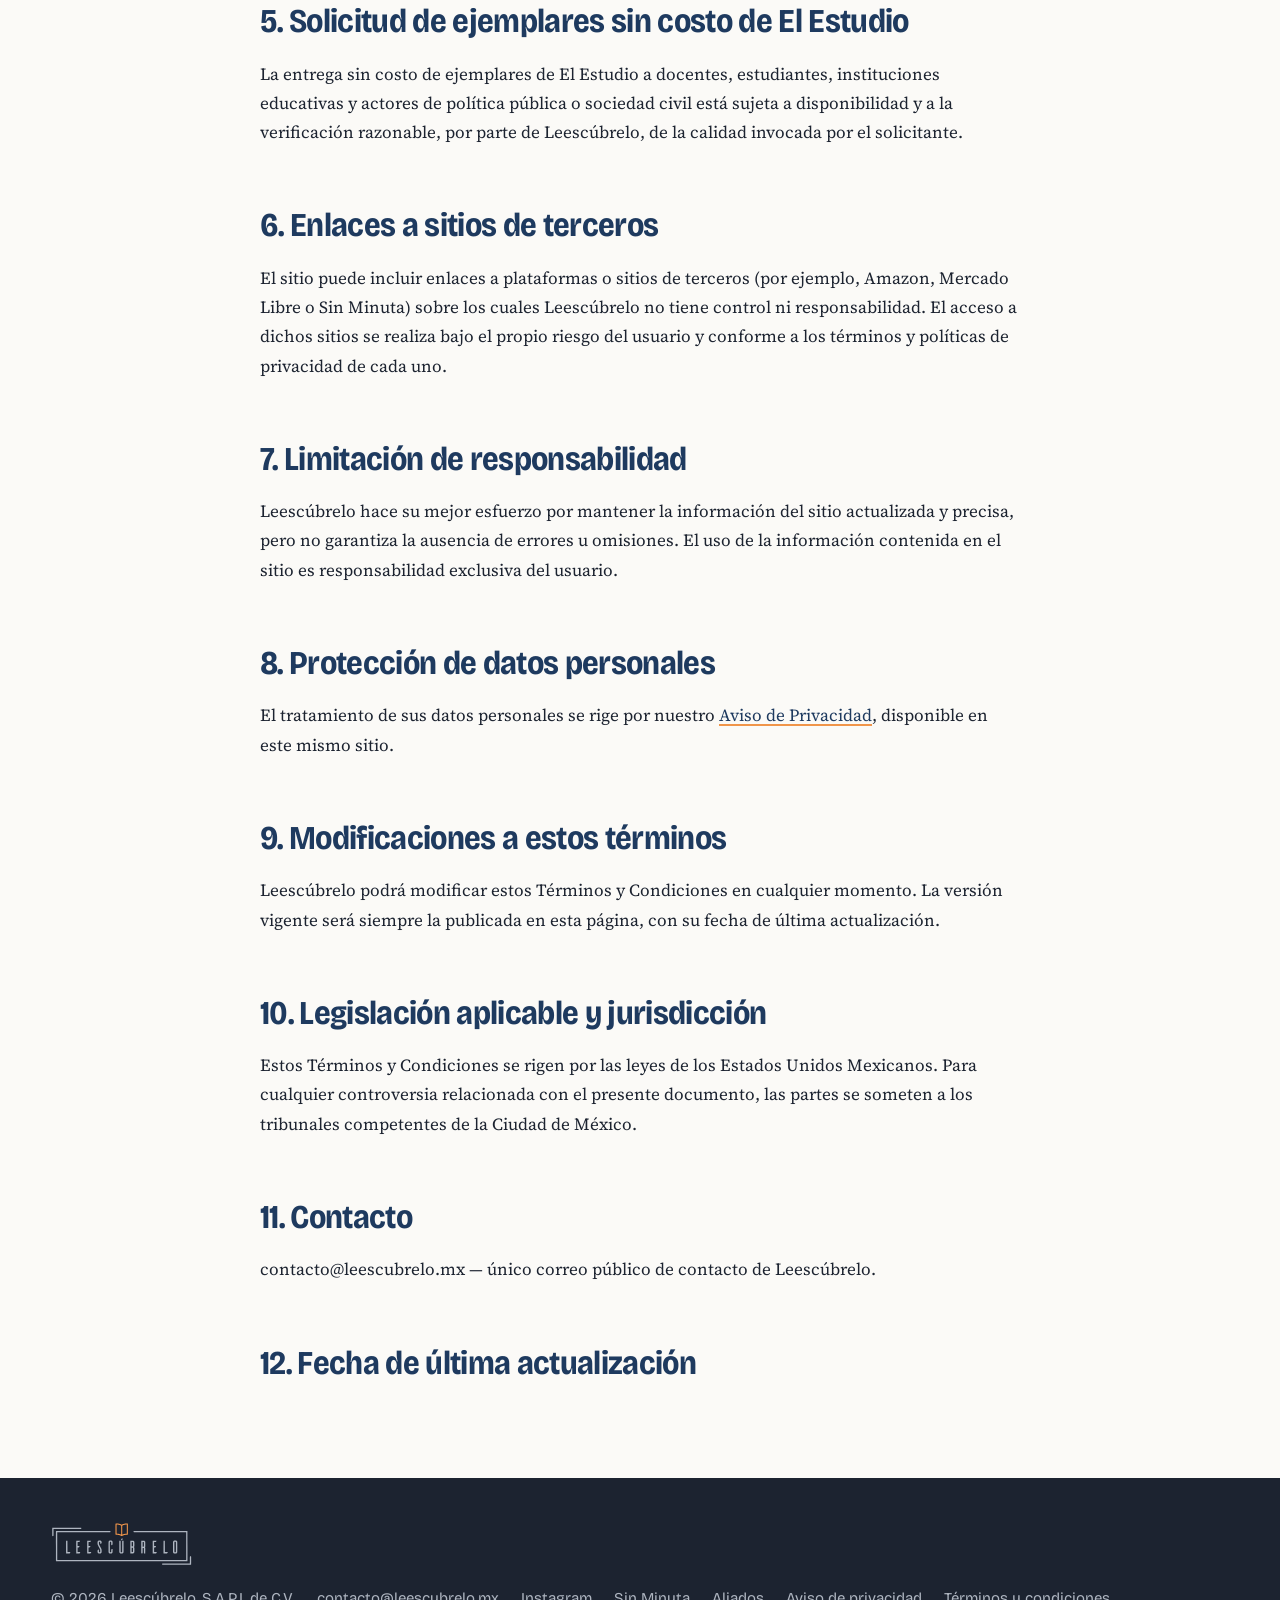
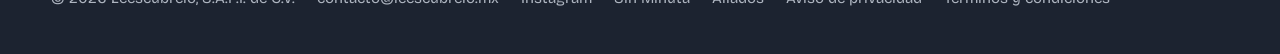
<file: terminos-y-condiciones.html>
<!DOCTYPE html>
<html lang="es-MX">
<head>
<meta charset="utf-8">
<meta name="viewport" content="width=device-width, initial-scale=1">
<title>Términos y condiciones — Leescúbrelo</title>
<meta name="description" content="Términos y condiciones de uso del sitio leescubrelo.mx.">
<link rel="canonical" href="https://leescubrelo.mx/terminos-y-condiciones">
<meta name="msvalidate.01" content="1D88FD77391B07FA82476EAF00525330">
<meta property="og:type" content="website">
<meta property="og:locale" content="es_MX">
<meta property="og:site_name" content="Leescúbrelo">
<meta property="og:title" content="Términos y condiciones — Leescúbrelo">
<meta property="og:description" content="Términos y condiciones de uso del sitio leescubrelo.mx.">
<meta property="og:url" content="https://leescubrelo.mx/terminos-y-condiciones">
<meta property="og:image" content="https://leescubrelo.mx/assets/img/og-leescubrelo.jpg">
<meta name="twitter:card" content="summary_large_image">
<meta name="theme-color" content="#1E3A5F">
<link rel="icon" href="/favicon.ico" sizes="any">
<link rel="icon" type="image/png" sizes="32x32" href="/favicon-32.png">
<link rel="apple-touch-icon" href="/apple-touch-icon.png">
<link rel="preconnect" href="https://fonts.googleapis.com">
<link rel="preconnect" href="https://fonts.gstatic.com" crossorigin>
<link href="https://fonts.googleapis.com/css2?family=Bricolage+Grotesque:opsz,wdth,wght@12..96,75..100,300..800&family=Source+Serif+4:ital,opsz,wght@0,8..60,300..700;1,8..60,300..600&display=swap" rel="stylesheet">
<link rel="stylesheet" href="/assets/css/sitio.css">
<script type="application/ld+json">{"@context": "https://schema.org", "@type": "Organization", "name": "Leescúbrelo", "legalName": "Leescúbrelo, S.A.P.I. de C.V.", "url": "https://leescubrelo.mx/", "logo": "https://leescubrelo.mx/apple-touch-icon.png", "foundingDate": "2010", "email": "contacto@leescubrelo.mx", "description": "Empresa social que estudia y promueve el pensamiento crítico a través de la lectura y la escritura en México.", "sameAs": ["https://instagram.com/leescubrelo", "https://sinminuta.com"]}</script>
</head>
<body>
<header class="solido">
  <nav class="wrap nav" aria-label="Principal">
    <a class="logo" href="/" aria-label="Leescúbrelo, inicio"><svg class="logo-svg" viewBox="0 0 4800 1496" role="img" aria-hidden="true"><use href="/assets/img/logo.svg#logo"/></svg></a>
    <ul>
      <li><a href="/#quienes">Quiénes somos</a></li>
      <li><a href="/iniciativas">Iniciativas</a></li>
      <li><a href="/#publicaciones">Publicaciones</a></li>
      <li><a href="/#noticias">Noticias</a></li>
      <li><a href="/#sumate">Súmate</a></li>
    </ul>
  </nav>
</header>
<main id="contenido">
<section class="p-hero">
  <div class="wrap p-hero-grid">
    <div>
      <p class="p-eyebrow">Legal</p>
      <h1>Términos y condiciones</h1>
      <p class="p-lede"></p>
    </div>
    
  </div>
</section>
<section class="p-cuerpo"><div class="wrap prosa-grid"><div class="prosa legal"><p class="fecha">Última actualización: 27 de septiembre de 2026.</p>
    <p>El acceso y uso del sitio leescubrelo.mx implica la aceptación plena de los presentes Términos y Condiciones. Si no está de acuerdo con ellos, le pedimos no utilizar el sitio.</p>
    <h2>1. Objeto del sitio</h2>
    <p>leescubrelo.mx es el sitio oficial de Leescúbrelo, S.A.P.I. de C.V., a través del cual damos a conocer nuestra historia, iniciativas, publicaciones y noticias relacionadas con el fomento del pensamiento crítico a través de la lectura y la escritura.</p>
    <h2>2. Propiedad intelectual</h2>
    <p>Los textos, publicaciones (incluyendo El Estudio y sus ediciones), nombres de iniciativas y concursos (México: Lee, Piensa y Comunica; Tu Cuento Cuenta; Reconocimiento Leescúbrelo a Iniciativas Innovadoras en Educación y Lectura), logotipos y demás contenidos del sitio son propiedad de Leescúbrelo o se publican con autorización de sus autores, y están protegidos por la legislación mexicana en materia de propiedad intelectual y derechos de autor. Su reproducción total o parcial requiere autorización previa y por escrito, salvo el uso personal y no comercial expresamente permitido.</p>
    <h2>3. Uso del sitio</h2>
    <p>Usted se compromete a utilizar el sitio conforme a la ley, la moral y el orden público, absteniéndose de: (i) usar el sitio con fines fraudulentos o ilícitos; (ii) intentar vulnerar la seguridad del sitio; (iii) reproducir o distribuir contenido del sitio sin autorización.</p>
    <h2>4. Concursos y convocatorias</h2>
    <p>La participación en México: Lee, Piensa y Comunica, Tu Cuento Cuenta y el Reconocimiento Leescúbrelo a Iniciativas Innovadoras en Educación y Lectura se rige por las bases específicas de cada convocatoria, publicadas al momento de su apertura, las cuales prevalecen sobre estos Términos y Condiciones en caso de conflicto respecto a dicho concurso.</p>
    <h2>5. Solicitud de ejemplares sin costo de El Estudio</h2>
    <p>La entrega sin costo de ejemplares de El Estudio a docentes, estudiantes, instituciones educativas y actores de política pública o sociedad civil está sujeta a disponibilidad y a la verificación razonable, por parte de Leescúbrelo, de la calidad invocada por el solicitante.</p>
    <h2>6. Enlaces a sitios de terceros</h2>
    <p>El sitio puede incluir enlaces a plataformas o sitios de terceros (por ejemplo, Amazon, Mercado Libre o Sin Minuta) sobre los cuales Leescúbrelo no tiene control ni responsabilidad. El acceso a dichos sitios se realiza bajo el propio riesgo del usuario y conforme a los términos y políticas de privacidad de cada uno.</p>
    <h2>7. Limitación de responsabilidad</h2>
    <p>Leescúbrelo hace su mejor esfuerzo por mantener la información del sitio actualizada y precisa, pero no garantiza la ausencia de errores u omisiones. El uso de la información contenida en el sitio es responsabilidad exclusiva del usuario.</p>
    <h2>8. Protección de datos personales</h2>
    <p>El tratamiento de sus datos personales se rige por nuestro <a href="/aviso-de-privacidad">Aviso de Privacidad</a>, disponible en este mismo sitio.</p>
    <h2>9. Modificaciones a estos términos</h2>
    <p>Leescúbrelo podrá modificar estos Términos y Condiciones en cualquier momento. La versión vigente será siempre la publicada en esta página, con su fecha de última actualización.</p>
    <h2>10. Legislación aplicable y jurisdicción</h2>
    <p>Estos Términos y Condiciones se rigen por las leyes de los Estados Unidos Mexicanos. Para cualquier controversia relacionada con el presente documento, las partes se someten a los tribunales competentes de la Ciudad de México.</p>
    <h2>11. Contacto</h2>
    <p>contacto@leescubrelo.mx — único correo público de contacto de Leescúbrelo.</p>
    <h2>12. Fecha de última actualización</h2>
  </div></div></section>
</main>
<footer>
  <div class="wrap pie">
    <a class="logo" href="/" aria-label="Leescúbrelo, inicio"><svg class="logo-svg" viewBox="0 0 4800 1496" role="img" aria-hidden="true"><use href="/assets/img/logo.svg#logo"/></svg></a>
    <span>© 2026 Leescúbrelo, S.A.P.I. de C.V.<a href="mailto:contacto@leescubrelo.mx">contacto@leescubrelo.mx</a><a href="https://instagram.com/leescubrelo">Instagram</a><a href="https://sinminuta.com">Sin Minuta</a><a href="/aliados">Aliados</a><a href="/aviso-de-privacidad">Aviso de privacidad</a><a href="/terminos-y-condiciones">Términos y condiciones</a></span>
  </div>
</footer>
</body>
</html>
</file>
<file: assets/css/sitio.css>
:root{
  /* Paleta B, "Tinta y cobre": derivada del logo actual (#1E3A5F, #4B3B5C, #B5651D) */
  --pizarron:#1E3A5F;  /* azul tinta: fondo institucional (marco del logo) */
  --pizarron2:#274A73; /* variante para capas */
  --ciruela:#4B3B5C;   /* ciruela: "LEES" del logo; banda El Estudio */
  --gis:#F5F2EC;       /* marfil: texto sobre oscuro, fondos cálidos */
  --lapiz:#F0954A;     /* cobre claro: acento único (CTAs, cifras). 4.99:1 sobre tinta */
  --naranja:#B5651D;   /* cobre del logo: subrayado y detalles */
  --grafito:#1C2330; --claro:#FBFAF7; --gris:#5B6270; --linea:#DDD9D0;
  --display:"Bricolage Grotesque",system-ui,"Segoe UI",sans-serif;
  --serif:"Source Serif 4",Georgia,serif;
  --col:min(1240px,92vw);
}
*{box-sizing:border-box;margin:0;padding:0}
html{scroll-behavior:smooth}
body{background:var(--claro);color:var(--grafito);font-family:var(--serif);font-size:19px;line-height:1.6;-webkit-font-smoothing:antialiased}
a{color:inherit}
img{max-width:100%;display:block}
:focus-visible{outline:3px solid var(--lapiz);outline-offset:3px}
.wrap{width:var(--col);margin:0 auto}

/* ---------- Logo (vectorizado del logo actual; libro en amarillo lápiz) ---------- */
.logo{display:inline-block;color:currentColor;text-decoration:none}
.logo svg{height:56px;width:auto;display:block}

/* ---------- Header ---------- */
header{position:absolute;top:0;left:0;right:0;z-index:5;color:var(--gis)}
.nav{display:flex;justify-content:space-between;align-items:center;height:104px}
.nav ul{display:flex;gap:34px;list-style:none;font-family:var(--display);font-size:16px;font-weight:500}
.nav ul a{text-decoration:none;padding:6px 0;border-bottom:2px solid transparent}
.nav ul a:hover{border-color:var(--lapiz);color:var(--lapiz)}
@media (max-width:860px){.nav ul{display:none}}

/* ---------- Hero con foto real ---------- */
.hero{position:relative;min-height:min(88vh,860px);display:flex;align-items:flex-end;color:var(--gis);background:var(--pizarron) url(/assets/img/hero-biblioteca.jpg) center 40%/cover no-repeat}
.hero::before{content:"";position:absolute;inset:0;background:linear-gradient(180deg,rgba(30,58,95,.55) 0%,rgba(30,58,95,.25) 35%,rgba(30,58,95,.92) 78%,var(--pizarron) 100%)}
.hero-in{position:relative;padding:0 0 clamp(56px,8vw,96px)}
.hero h1{font-family:var(--display);font-weight:700;font-stretch:82%;font-size:clamp(42px,6.4vw,92px);line-height:.98;letter-spacing:-.035em;max-width:16ch}
.hero h1 .l{color:var(--lapiz)}
.hero-bajo{display:grid;grid-template-columns:minmax(0,520px) 1fr;gap:40px;align-items:end;margin-top:36px}
.hero-bajo p{font-size:clamp(18px,1.5vw,21px);color:#D5DDE8}
.acciones{display:flex;gap:14px;justify-content:flex-end;flex-wrap:wrap;align-items:center}
.pie-foto{position:absolute;right:4vw;top:120px;font-family:var(--display);font-size:13px;color:rgba(243,241,232,.7);max-width:260px;text-align:right}
@media (max-width:860px){.hero-bajo{grid-template-columns:1fr}.acciones{justify-content:flex-start}.pie-foto{display:none}}

.btn{font-family:var(--display);font-weight:700;font-size:16px;padding:16px 28px;border-radius:999px;text-decoration:none;display:inline-block;white-space:nowrap}
.btn.lapiz{background:var(--lapiz);color:var(--pizarron)}
.btn.lapiz:hover{background:var(--gis)}
.btn.contorno{border:2px solid rgba(243,241,232,.55);color:var(--gis)}
.btn.contorno:hover{border-color:var(--lapiz);color:var(--lapiz)}
.btn.oscuro{background:var(--pizarron);color:var(--gis)}
.btn.oscuro:hover{background:var(--grafito)}

/* ---------- Subrayado de gis (gesto heredado de los carteles de 2012) ---------- */
.gis-sub{display:block;height:10px;width:180px;margin-top:18px;background:var(--naranja);border-radius:6px 2px 8px 3px;transform:rotate(-1.5deg);opacity:.9}

/* ---------- Manifiesto ---------- */
.manif{padding:clamp(80px,11vw,150px) 0}
.manif-grid{display:grid;grid-template-columns:minmax(0,5fr) minmax(0,7fr);gap:clamp(40px,6vw,96px)}
.manif h2{font-family:var(--display);font-weight:700;font-stretch:85%;font-size:clamp(38px,4.6vw,66px);line-height:1;letter-spacing:-.03em;color:var(--pizarron);position:sticky;top:40px;align-self:start}
.manif .texto p{font-size:clamp(20px,1.7vw,23px);line-height:1.72;margin-bottom:1em;max-width:36em}
.manif .texto p.cierre-m{font-family:var(--display);font-weight:600;font-stretch:90%;font-size:clamp(26px,2.6vw,36px);line-height:1.2;letter-spacing:-.015em;color:var(--pizarron);border-top:3px solid var(--lapiz);padding-top:26px;margin-top:40px}
@media (max-width:860px){.manif-grid{grid-template-columns:1fr}.manif h2{position:static}}

/* ---------- Quiénes somos ---------- */
.quienes{background:var(--pizarron);color:var(--gis);padding:clamp(80px,10vw,130px) 0}
.tit{font-family:var(--display);font-weight:700;font-stretch:85%;font-size:clamp(36px,4.4vw,60px);line-height:1;letter-spacing:-.03em;margin-bottom:56px;max-width:20ch}
.quienes .tit{color:var(--gis)}
.cifras{display:grid;grid-template-columns:1fr 1.4fr 1fr;gap:48px;padding-bottom:80px;border-bottom:1px solid rgba(243,241,232,.18)}
.cifra b{display:block;font-family:var(--display);font-weight:800;font-stretch:78%;font-size:clamp(54px,5.8vw,86px);line-height:.95;color:var(--lapiz);letter-spacing:-.035em}
.cifra span{font-size:18px;color:#C3CEDC;display:block;margin-top:10px;max-width:24ch}
@media (max-width:760px){.cifras{grid-template-columns:1fr;gap:30px}}

.origen{display:grid;grid-template-columns:minmax(0,6fr) minmax(0,5fr);gap:clamp(40px,6vw,90px);align-items:center;padding:90px 0}
.origen figure{position:relative}
.origen figure img{width:100%;transform:rotate(-1.5deg);border:10px solid var(--gis);box-shadow:0 30px 60px rgba(0,0,0,.35)}
.origen figcaption{font-family:var(--display);font-size:14px;color:#9FB0C4;margin-top:22px}
.origen h3{font-family:var(--display);font-weight:700;font-stretch:88%;font-size:clamp(30px,3vw,44px);line-height:1.05;letter-spacing:-.02em;margin-bottom:22px}
.origen p{font-size:20px;color:#D5DDE8;margin-bottom:1em;max-width:34ch}
@media (max-width:860px){.origen{grid-template-columns:1fr}}

.linea{display:grid;grid-template-columns:repeat(6,1fr);gap:22px}
.hito{border-top:3px solid var(--lapiz);padding-top:18px}
.hito .a{font-family:var(--display);font-weight:800;font-stretch:80%;font-size:32px;line-height:1;margin-bottom:12px}
.hito p{font-size:16px;line-height:1.5;color:#C3CEDC}
@media (max-width:1000px){.linea{grid-template-columns:repeat(3,1fr)}}
@media (max-width:560px){.linea{grid-template-columns:1fr}}

.arch-hist{margin-top:80px}
.arch-hist>p{font-size:20px;color:#D5DDE8;max-width:40ch;margin-bottom:36px}
.archivo{display:grid;grid-template-columns:repeat(7,minmax(0,1fr));gap:22px;align-items:end}
.archivo img{width:100%;box-shadow:0 16px 34px rgba(0,0,0,.35)}
.archivo figure:nth-child(odd) img{transform:rotate(-2deg)}
.archivo figure:nth-child(even) img{transform:rotate(1.5deg)}
.archivo figcaption{font-family:var(--display);font-size:13px;line-height:1.35;color:#9FB0C4;margin-top:18px}
.archivo figcaption b{display:block;font-size:18px;color:var(--gis);margin-bottom:2px}
@media (max-width:1000px){.archivo{grid-template-columns:repeat(4,minmax(0,1fr))}}
@media (max-width:560px){.archivo{grid-template-columns:repeat(2,minmax(0,1fr))}}

/* ---------- Iniciativas ---------- */
.inic{padding:clamp(80px,10vw,130px) 0}
.inic .tit{color:var(--pizarron)}
.destacada{display:grid;grid-template-columns:minmax(0,7fr) minmax(0,5fr);background:var(--gis);margin-bottom:24px}
.destacada img{width:100%;height:100%;object-fit:cover;min-height:380px}
.destacada .txt{padding:clamp(32px,4vw,56px);display:flex;flex-direction:column;justify-content:center}
.destacada h3{font-family:var(--display);font-weight:700;font-stretch:85%;font-size:clamp(32px,3.4vw,50px);line-height:1;letter-spacing:-.025em;color:var(--pizarron);margin-bottom:18px}
.destacada p{font-size:19px;color:var(--gis-t,#3E4452);margin-bottom:26px;max-width:32ch}
.destacada .btn{align-self:flex-start}
@media (max-width:860px){.destacada{grid-template-columns:1fr}.destacada img{min-height:260px}}
.otras{display:grid;grid-template-columns:repeat(4,1fr);gap:0;border-top:3px solid var(--pizarron)}
.otra{padding:28px 26px 30px 0;border-right:1px solid var(--linea);text-decoration:none;display:flex;flex-direction:column;gap:12px}
.otra+.otra{padding-left:26px}
.otra:last-child{border-right:0}
.otra h4{font-family:var(--display);font-weight:700;font-stretch:88%;font-size:26px;line-height:1.05;letter-spacing:-.015em;color:var(--pizarron)}
.otra p{font-size:17px;color:var(--gris);flex:1}
.otra span{font-family:var(--display);font-weight:700;font-size:15px;color:var(--pizarron)}
.otra:hover h4{text-decoration:underline;text-decoration-color:var(--lapiz);text-decoration-thickness:3px;text-underline-offset:5px}
@media (max-width:900px){.otras{grid-template-columns:1fr 1fr}.otra{border-right:0;border-bottom:1px solid var(--linea);padding:24px 0!important}}
@media (max-width:520px){.otras{grid-template-columns:1fr}}

/* ---------- Foros / sala llena ---------- */
.sala{position:relative;min-height:74vh;display:flex;align-items:flex-end;color:var(--gis);background:var(--pizarron) url(/assets/img/foros-sala.jpg) center/cover no-repeat}
.sala::before{content:"";position:absolute;inset:0;background:linear-gradient(90deg,rgba(30,58,95,.94) 0%,rgba(30,58,95,.7) 45%,rgba(30,58,95,.15) 100%)}
.sala .wrap{position:relative;padding:80px 0}
.sala blockquote{font-family:var(--display);font-weight:700;font-stretch:85%;font-size:clamp(32px,4vw,58px);line-height:1.02;letter-spacing:-.025em;max-width:16ch}
.sala p{font-size:19px;color:#D5DDE8;margin-top:22px;max-width:36ch}

/* ---------- El Estudio ---------- */
.estudio{background:var(--ciruela);padding:clamp(80px,10vw,130px) 0;color:var(--gis)}
.estudio .tit{color:var(--gis)}
.estudio .ed b{color:var(--lapiz)}
.estudio .btn.oscuro{background:var(--lapiz);color:var(--pizarron)}
.est-grid{display:grid;grid-template-columns:1fr 1fr;gap:clamp(40px,6vw,90px);align-items:center}
.estudio p{font-size:21px;max-width:32ch;margin-bottom:32px}
.ed{border-top:2px solid rgba(245,242,236,.35);padding:24px 0;display:flex;justify-content:space-between;align-items:baseline;gap:20px}
.ed:last-child{border-bottom:2px solid rgba(245,242,236,.35)}
.ed b{font-family:var(--display);font-weight:800;font-stretch:78%;font-size:clamp(44px,5vw,72px);line-height:1}
.ed span{font-size:18px;text-align:right}
@media (max-width:860px){.est-grid{grid-template-columns:1fr}}

/* ---------- Publicaciones y noticias ---------- */
.pubs-sec{padding:clamp(80px,10vw,130px) 0 60px}
.pubs-sec .tit{color:var(--pizarron)}
.pubs{display:grid;grid-template-columns:1fr 1fr;gap:24px}
.pub{background:var(--gis);padding:40px;display:flex;flex-direction:column;gap:14px}
.pub .t{font-family:var(--display);font-weight:600;font-size:15px;color:var(--gris)}
.pub h3{font-style:italic;font-weight:500;font-size:clamp(26px,2.4vw,34px);line-height:1.2;color:var(--pizarron)}
.pub p{color:var(--gris);font-size:18px}
.pub a{align-self:flex-start;margin-top:8px}
@media (max-width:760px){.pubs{grid-template-columns:1fr}}
.noticias{padding:40px 0 clamp(80px,10vw,120px)}
.noticias h2{font-family:var(--display);font-weight:700;font-stretch:88%;font-size:clamp(28px,3vw,40px);color:var(--pizarron);letter-spacing:-.02em;margin-bottom:24px}
.prensa{list-style:none;border-top:1px solid var(--grafito)}
.prensa li{display:grid;grid-template-columns:140px 1fr auto;gap:24px;align-items:baseline;padding:22px 0;border-bottom:1px solid var(--linea)}
.prensa .y{font-family:var(--display);font-weight:700;color:var(--gris)}
.prensa b{font-family:var(--display);font-weight:700;font-stretch:90%;font-size:clamp(22px,2.2vw,30px);color:var(--pizarron)}
.prensa .arch{font-family:var(--display);font-weight:600;font-size:15px;color:var(--gris)}
.prensa a{font-family:var(--display);font-weight:700;font-size:15px;color:var(--pizarron)}
@media (max-width:620px){.prensa li{grid-template-columns:1fr;gap:4px}}

/* ---------- Aliados / cierre ---------- */
.aliados{background:var(--gis);padding:clamp(70px,9vw,110px) 0}
.aliados p.lead{font-family:var(--display);font-weight:600;font-size:15px;color:var(--gris);margin-bottom:22px}
.nombres{font-family:var(--display);font-weight:700;font-stretch:85%;font-size:clamp(26px,3.2vw,46px);line-height:1.25;letter-spacing:-.02em;color:var(--pizarron);max-width:26ch}
.nombres i{font-style:normal;color:#9AA3B0;font-weight:400}
.cierre{background:var(--pizarron);color:var(--gis);padding:clamp(80px,10vw,130px) 0}
.cierre-grid{display:grid;grid-template-columns:minmax(0,7fr) minmax(0,5fr);gap:48px;align-items:end}
.cierre h2{font-family:var(--display);font-weight:800;font-stretch:80%;font-size:clamp(40px,5vw,76px);line-height:.98;letter-spacing:-.035em}
.cierre h2 .l{color:var(--lapiz)}
.cierre p{font-size:20px;color:#D5DDE8;margin-bottom:28px}
@media (max-width:860px){.cierre-grid{grid-template-columns:1fr}}
.sm{background:var(--pizarron);color:var(--gis);padding:clamp(64px,8vw,100px) 0}
.sm-grid{display:grid;grid-template-columns:minmax(0,5fr) minmax(0,7fr);gap:clamp(32px,6vw,90px);align-items:end}
.sm-k{font-family:var(--display);font-weight:600;font-size:15px;color:var(--lapiz);margin-bottom:10px}
.sm h2{font-family:var(--display);font-weight:800;font-stretch:80%;font-size:clamp(44px,5.6vw,84px);line-height:.95;letter-spacing:-.035em}
.sm-acc{justify-content:flex-start}
.sm p{font-size:20px;color:#D5DDE8;margin-bottom:26px;max-width:40ch}
@media (max-width:860px){.sm-grid{grid-template-columns:1fr}}
.cierre-grid{align-items:start}
.cierre-sub{font-size:20px;color:#D5DDE8;margin-top:28px;max-width:34ch}
.form-aliado{display:grid;grid-template-columns:1fr 1fr;gap:18px 20px;background:var(--pizarron2);padding:clamp(24px,3vw,40px);border-radius:6px}
.form-aliado .ancho{grid-column:1/-1}
.campo label{display:block;font-family:var(--display);font-weight:600;font-size:14px;color:var(--gis);margin-bottom:6px}
.campo label span{font-weight:400;color:#9FB0C4}
.campo input,.campo select,.campo textarea{width:100%;font:inherit;font-size:17px;color:var(--grafito);background:var(--gis);border:2px solid transparent;border-radius:4px;padding:11px 12px}
.campo input:focus,.campo select:focus,.campo textarea:focus{outline:none;border-color:var(--lapiz)}
.consent{display:flex;gap:10px;align-items:flex-start;font-size:15px;line-height:1.45;color:#D5DDE8}
.consent input{margin-top:4px;width:18px;height:18px;accent-color:var(--lapiz);flex:none}
.consent a{color:var(--lapiz)}
.form-aliado .btn{border:0;cursor:pointer}
.estado{font-family:var(--display);font-size:15px;margin-top:12px;color:var(--lapiz)}
.trampa{position:absolute;left:-9999px;width:1px;height:1px;opacity:0}
@media (max-width:620px){.form-aliado{grid-template-columns:1fr}}
footer{background:var(--grafito);color:#AEB5C0;padding:44px 0;font-family:var(--display);font-size:15px}
.pie{display:flex;justify-content:space-between;align-items:center;flex-wrap:wrap;gap:20px}
.pie a{margin-left:24px;text-decoration:none}
.pie a:hover{color:var(--lapiz)}
.pie .logo svg{height:44px}

/* ---------- Páginas internas ---------- */
.skip{position:absolute;left:-9999px}
header.solido{position:relative;background:var(--pizarron)}
.nav ul a[aria-current="page"]{border-color:var(--lapiz)}
.p-hero{background:var(--pizarron);color:var(--gis);padding:clamp(40px,6vw,80px) 0 clamp(56px,7vw,96px)}
.p-hero-grid{display:grid;grid-template-columns:1fr;gap:clamp(32px,5vw,72px);align-items:center}
.p-hero.con-img .p-hero-grid{grid-template-columns:minmax(0,6fr) minmax(0,5fr)}
.p-eyebrow{font-family:var(--display);font-weight:600;font-size:15px;color:var(--lapiz);margin-bottom:14px}
.p-hero h1{font-family:var(--display);font-weight:800;font-stretch:82%;font-size:clamp(38px,5.2vw,76px);line-height:1;letter-spacing:-.03em;max-width:18ch}
.p-lede{font-size:clamp(19px,1.6vw,22px);color:#D5DDE8;margin-top:24px;max-width:40ch}
.p-lede a{color:var(--lapiz)}
.p-img img{width:100%;height:auto;box-shadow:0 24px 50px rgba(0,0,0,.35)}
@media (max-width:860px){.p-hero.con-img .p-hero-grid{grid-template-columns:1fr}}
.p-cuerpo{padding:clamp(56px,8vw,110px) 0}
.prosa-grid{max-width:760px}
.prosa p,.prosa li{font-size:clamp(18px,1.4vw,20px);line-height:1.72;margin-bottom:1em}
.prosa ul,.prosa ol{padding-left:1.3em;margin-bottom:1em}
.prosa h2{font-family:var(--display);font-weight:700;font-stretch:88%;font-size:clamp(26px,2.6vw,34px);line-height:1.1;letter-spacing:-.02em;color:var(--pizarron);margin:1.8em 0 .6em}
.prosa h3{font-family:var(--display);font-weight:700;font-size:22px;color:var(--pizarron);margin:1.4em 0 .5em}
.prosa a{color:var(--pizarron);text-decoration-color:var(--lapiz);text-decoration-thickness:2px;text-underline-offset:3px}
.prosa blockquote{border-left:3px solid var(--lapiz);padding-left:20px;font-style:italic;color:var(--grafito)}
.prosa .btn{color:var(--gis);text-decoration:none}
.prosa.legal p,.prosa.legal li{font-size:17px}
.prosa .fecha{font-family:var(--display);font-size:15px;color:var(--gris)}
.volver{margin-top:48px;font-family:var(--display);font-weight:700}
.volver a{color:var(--pizarron)}
.archivo-claro{margin:40px 0 0;grid-template-columns:repeat(3,minmax(0,200px))}
.archivo-claro figcaption{color:var(--gris)}
.archivo-claro figcaption b{color:var(--pizarron)}
@media (max-width:560px){.archivo-claro{grid-template-columns:repeat(2,minmax(0,1fr))}}
.otras-5{grid-template-columns:repeat(3,1fr);row-gap:0}
.otras-5 .otra{padding:28px 26px 30px!important;border-bottom:1px solid var(--linea)}
@media (max-width:900px){.otras-5{grid-template-columns:1fr 1fr}}
@media (max-width:520px){.otras-5{grid-template-columns:1fr}}
.cta-banda{background:var(--gis);padding:clamp(56px,7vw,90px) 0}
.cta-grid{display:grid;grid-template-columns:minmax(0,5fr) minmax(0,7fr);gap:40px;align-items:center}
.cta-banda h2{font-family:var(--display);font-weight:800;font-stretch:82%;font-size:clamp(34px,4vw,56px);line-height:1;letter-spacing:-.03em;color:var(--pizarron)}
.cta-banda p{font-size:20px;color:var(--grafito);margin-bottom:22px;max-width:40ch}
@media (max-width:760px){.cta-grid{grid-template-columns:1fr}}
.enlace-sec{font-family:var(--display);font-weight:600;font-size:15px;color:var(--gris);margin-top:6px}
.btn.contorno-osc{border:2px solid var(--pizarron);color:var(--pizarron)}
.btn.contorno-osc:hover{background:var(--pizarron);color:var(--gis)}
.aliados .lead a{color:var(--pizarron)}
.pie span{display:flex;flex-wrap:wrap;gap:8px 22px;align-items:center}
.pie span a{margin-left:0}
@media (max-width:620px){.pie{flex-direction:column;align-items:flex-start}}
.pie>a.logo{margin-left:0}

/* ---------- Ajustes v7.1 (27 sep): hero sin encimarse, ritmo vertical más compacto ---------- */
img{height:auto}
.hero{min-height:max(600px,min(88vh,860px))}
.hero-in{padding-top:136px}
.hero h1{font-size:clamp(40px,5.4vw,84px)}
.manif{padding:clamp(56px,6.5vw,96px) 0}
.quienes{padding:clamp(56px,6.5vw,96px) 0}
.tit{margin-bottom:40px}
.cifras{padding-bottom:56px}
.origen{padding:64px 0}
.arch-hist{margin-top:56px}
.inic{padding:clamp(56px,6.5vw,96px) 0}
.sala{min-height:62vh}
.estudio{padding:clamp(56px,6.5vw,90px) 0}
.pubs-sec{padding:clamp(56px,6.5vw,90px) 0 32px}
.sm{padding:clamp(48px,5.5vw,76px) 0}
.noticias{padding:clamp(40px,4.5vw,64px) 0 clamp(48px,5.5vw,76px)}
.noticias h2{margin-bottom:16px}
.prensa li{padding:14px 0;gap:20px}
.prensa b{font-size:clamp(19px,1.6vw,23px)}
.aliados{padding:clamp(40px,5vw,64px) 0}
.aliados p.lead{margin-bottom:14px}
.nombres{font-size:clamp(21px,2.1vw,30px);line-height:1.35;max-width:44ch}
.cierre{padding:clamp(56px,6.5vw,96px) 0}
.p-cuerpo{padding:clamp(48px,6vw,88px) 0}
.cta-banda{padding:clamp(44px,5.5vw,72px) 0}
</file>
